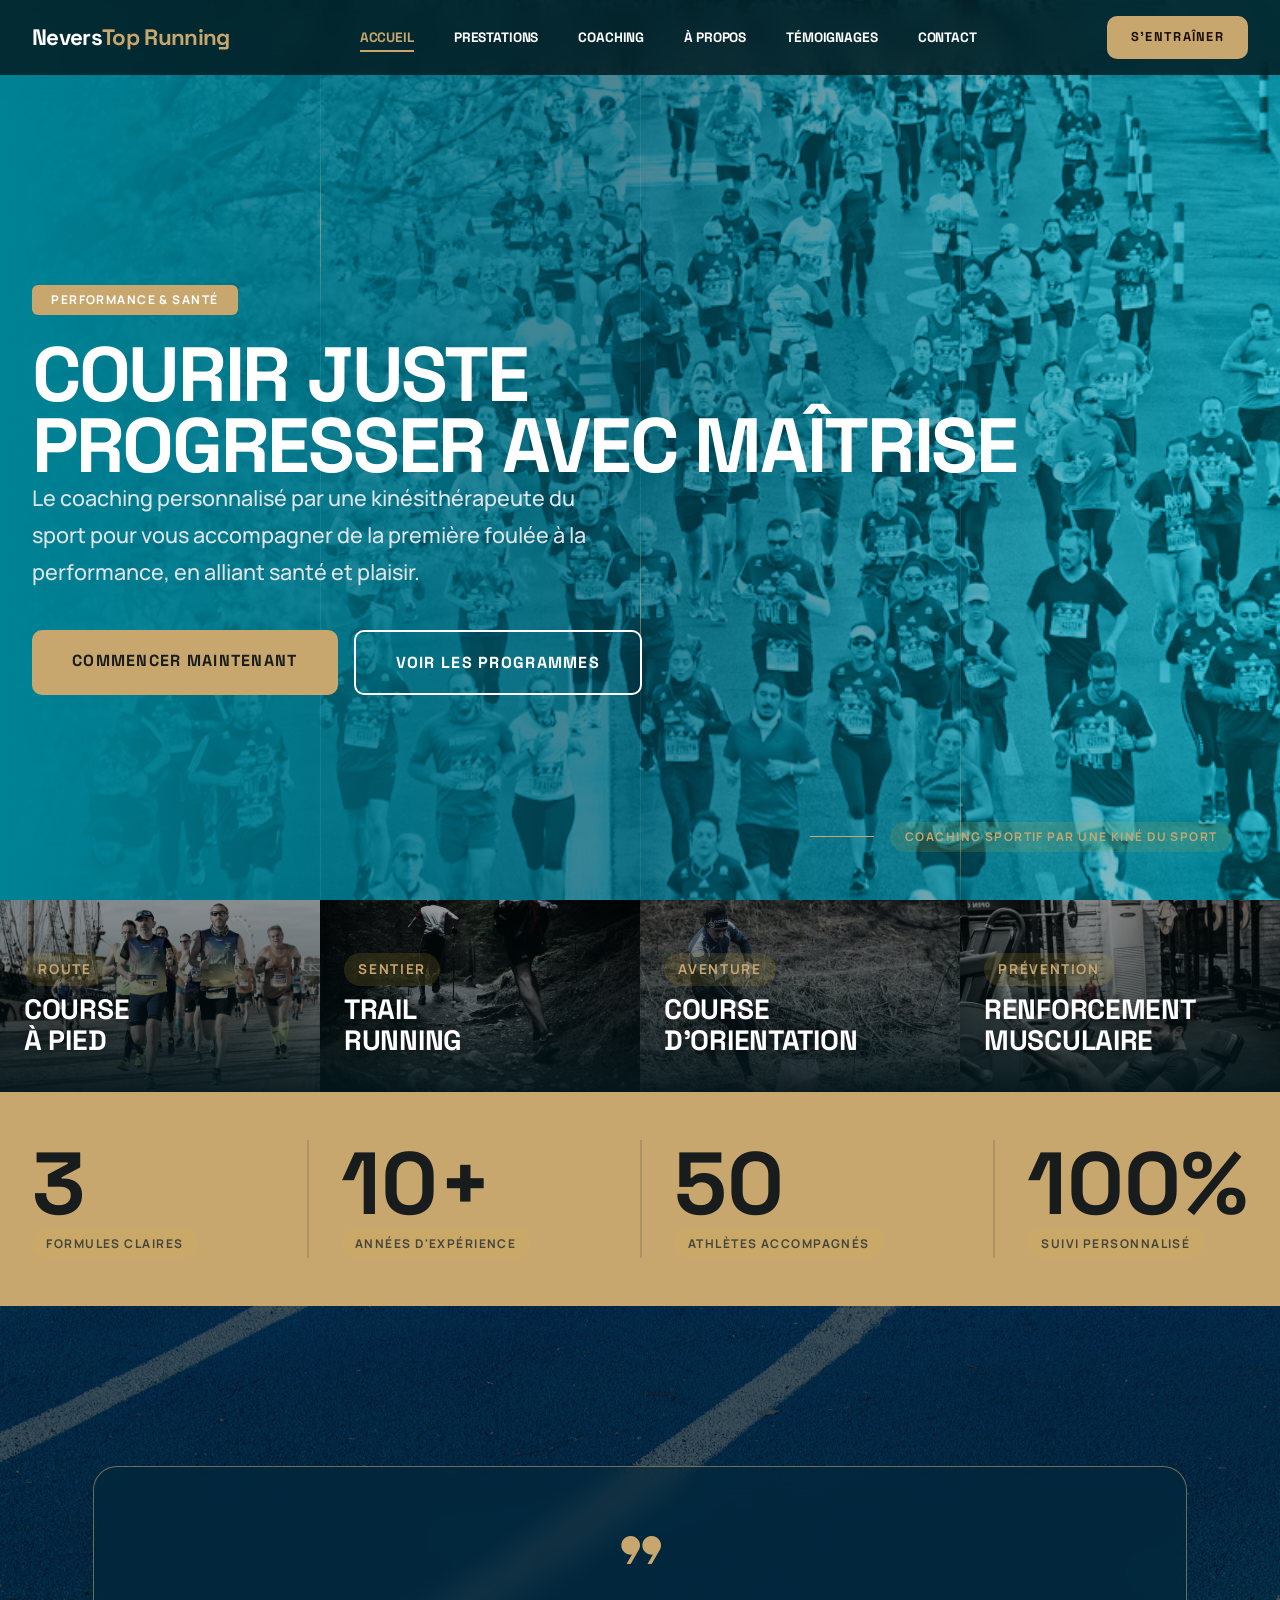
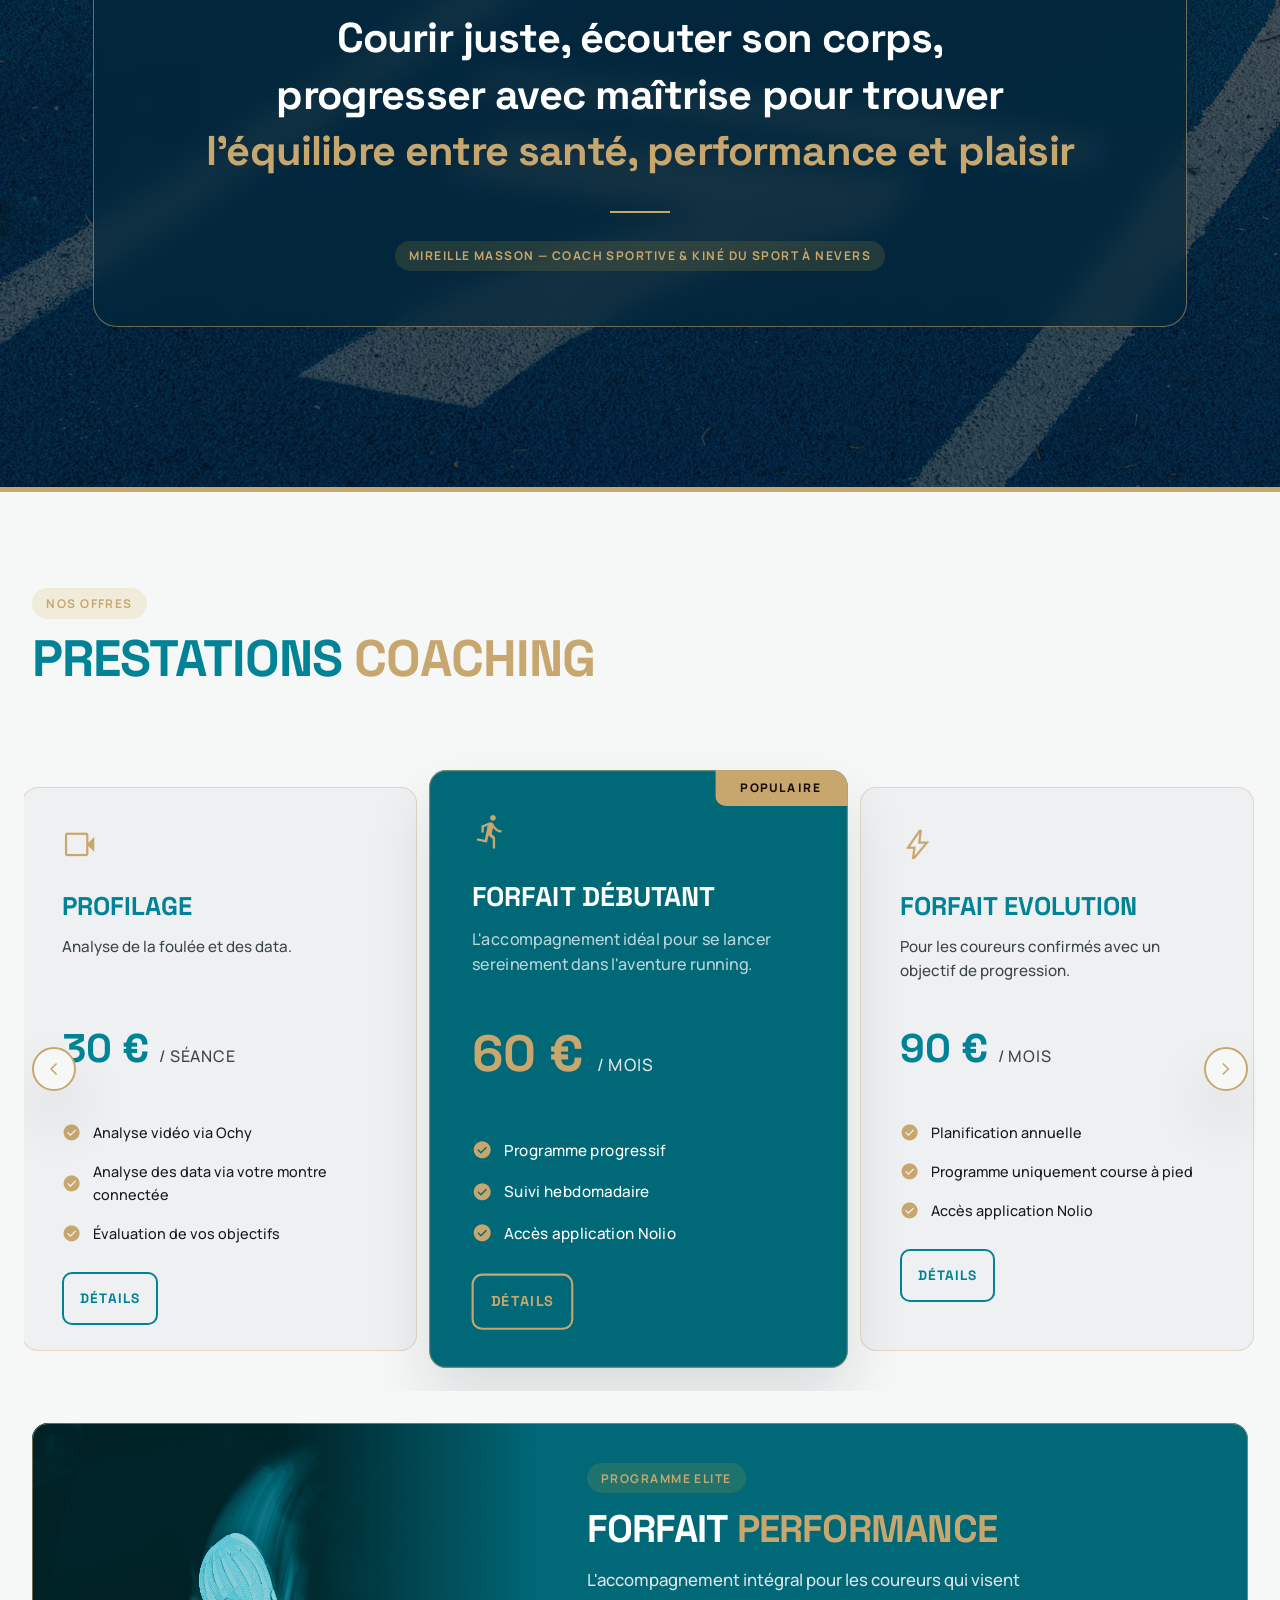
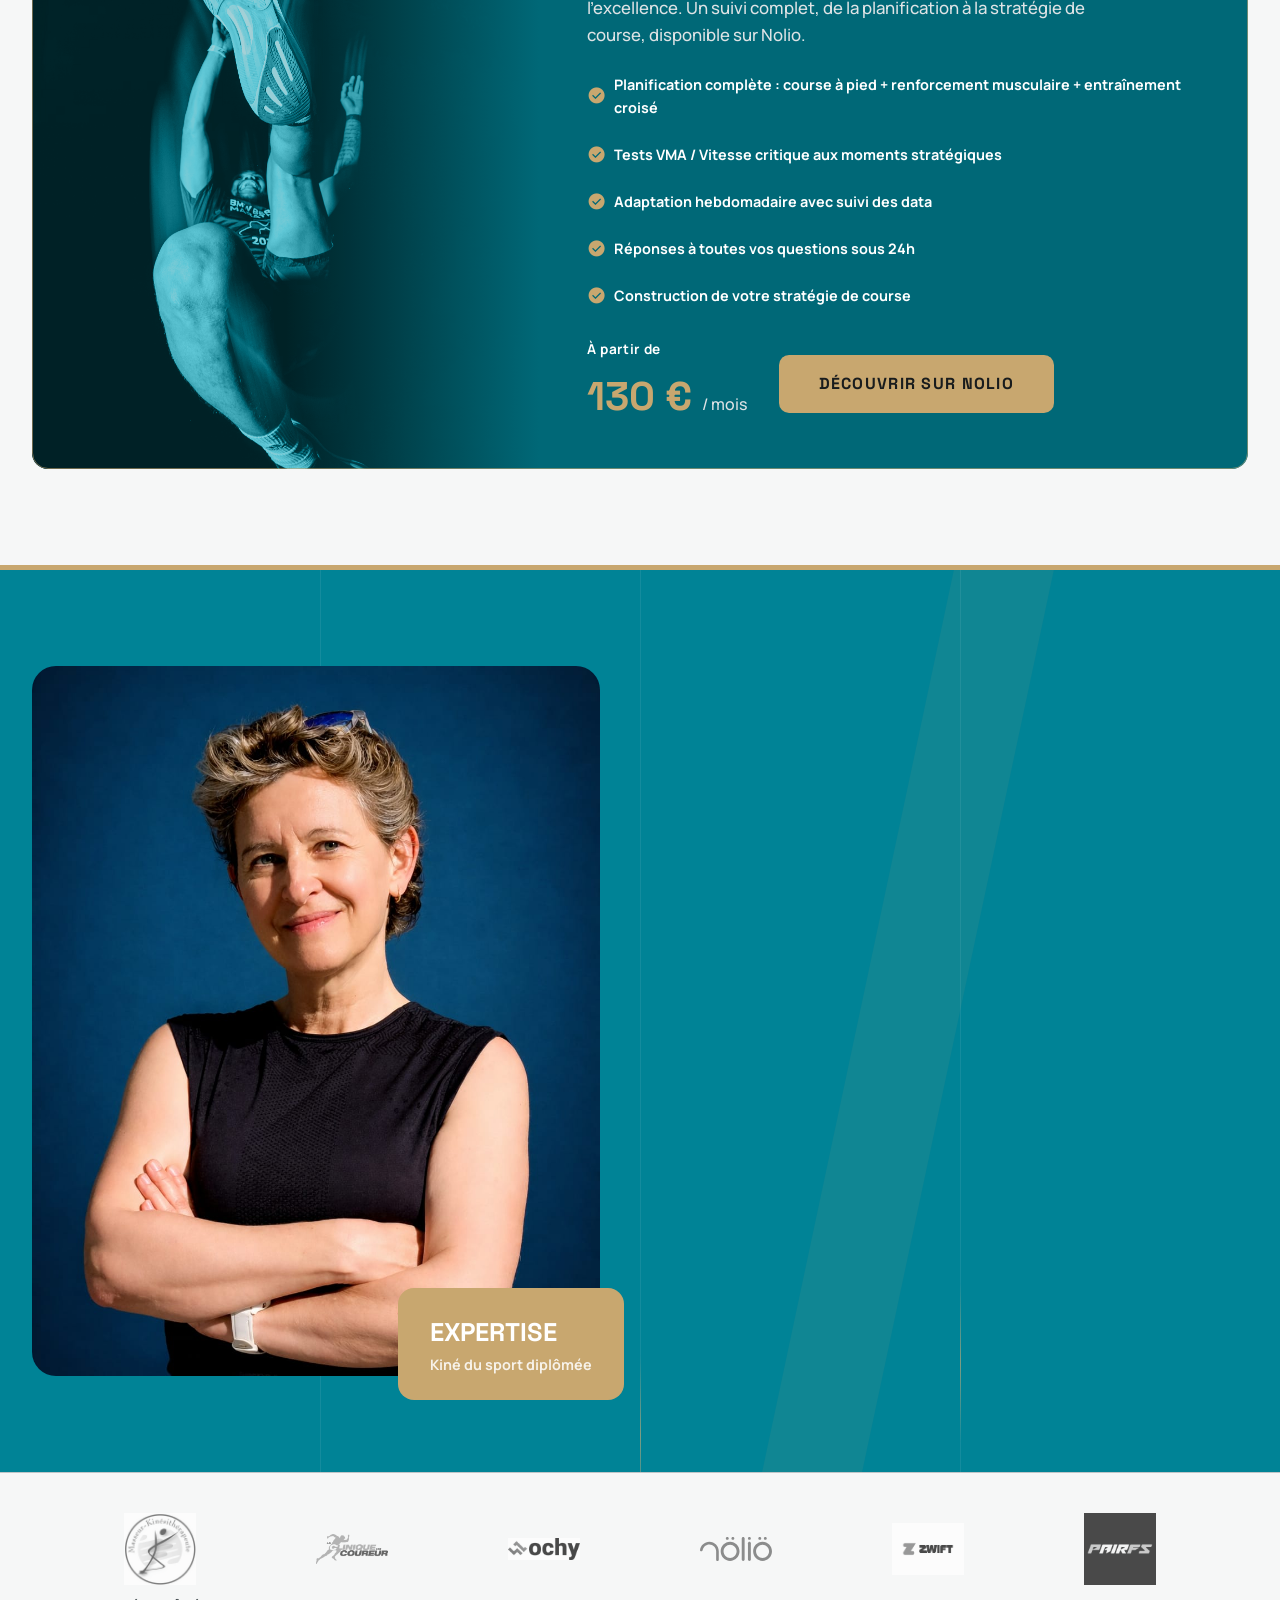
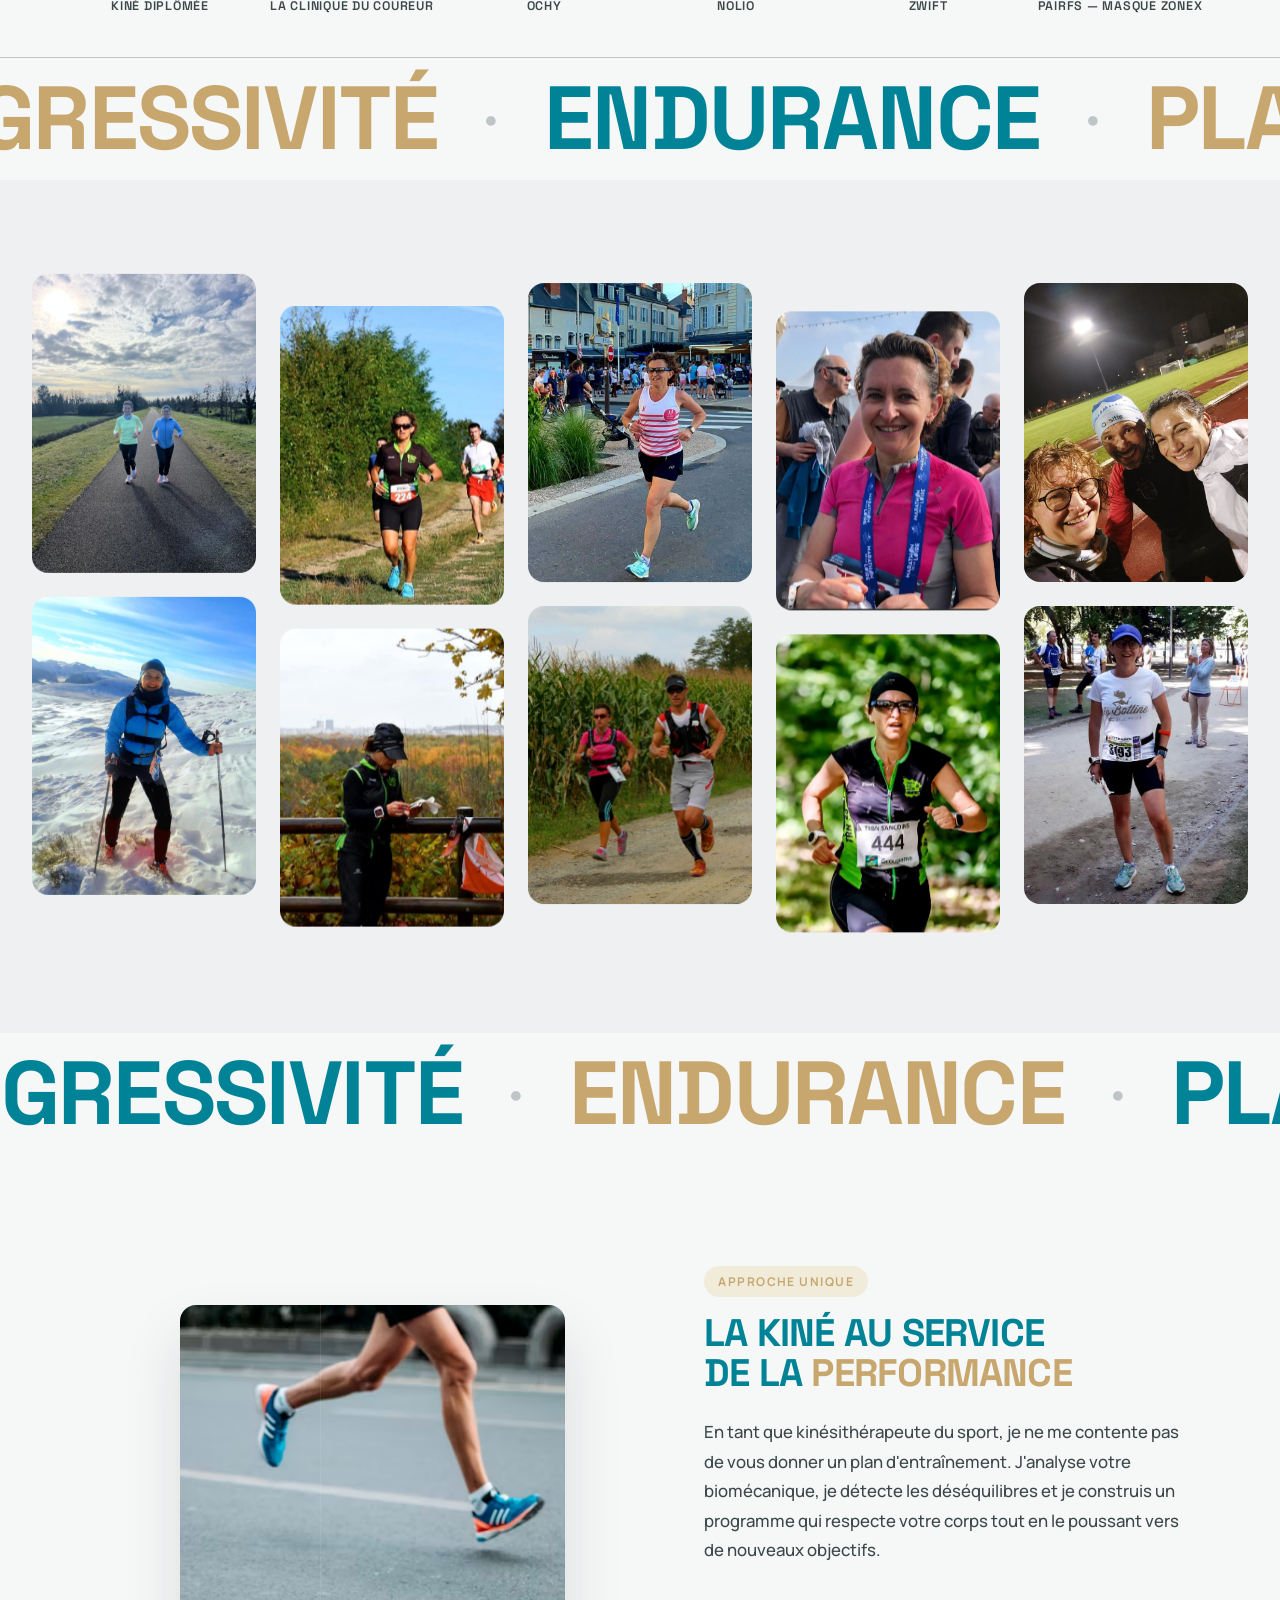
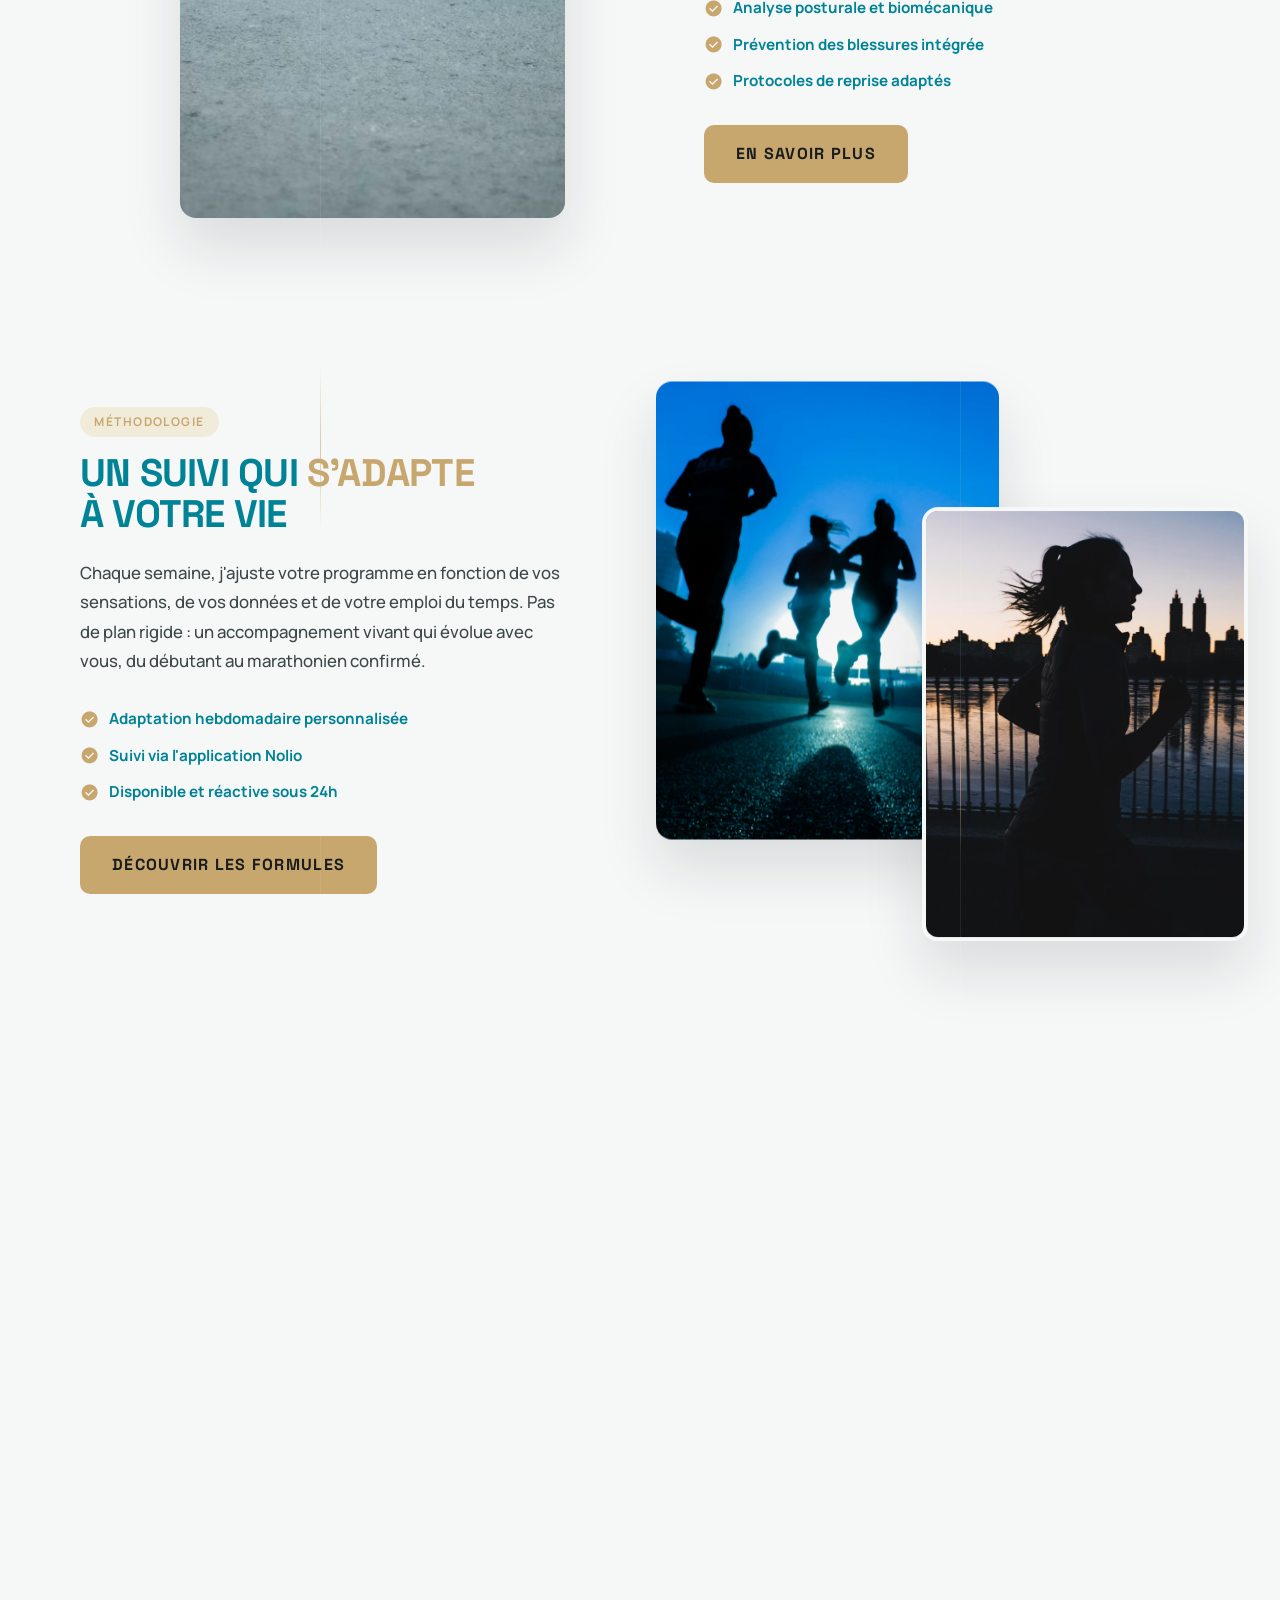
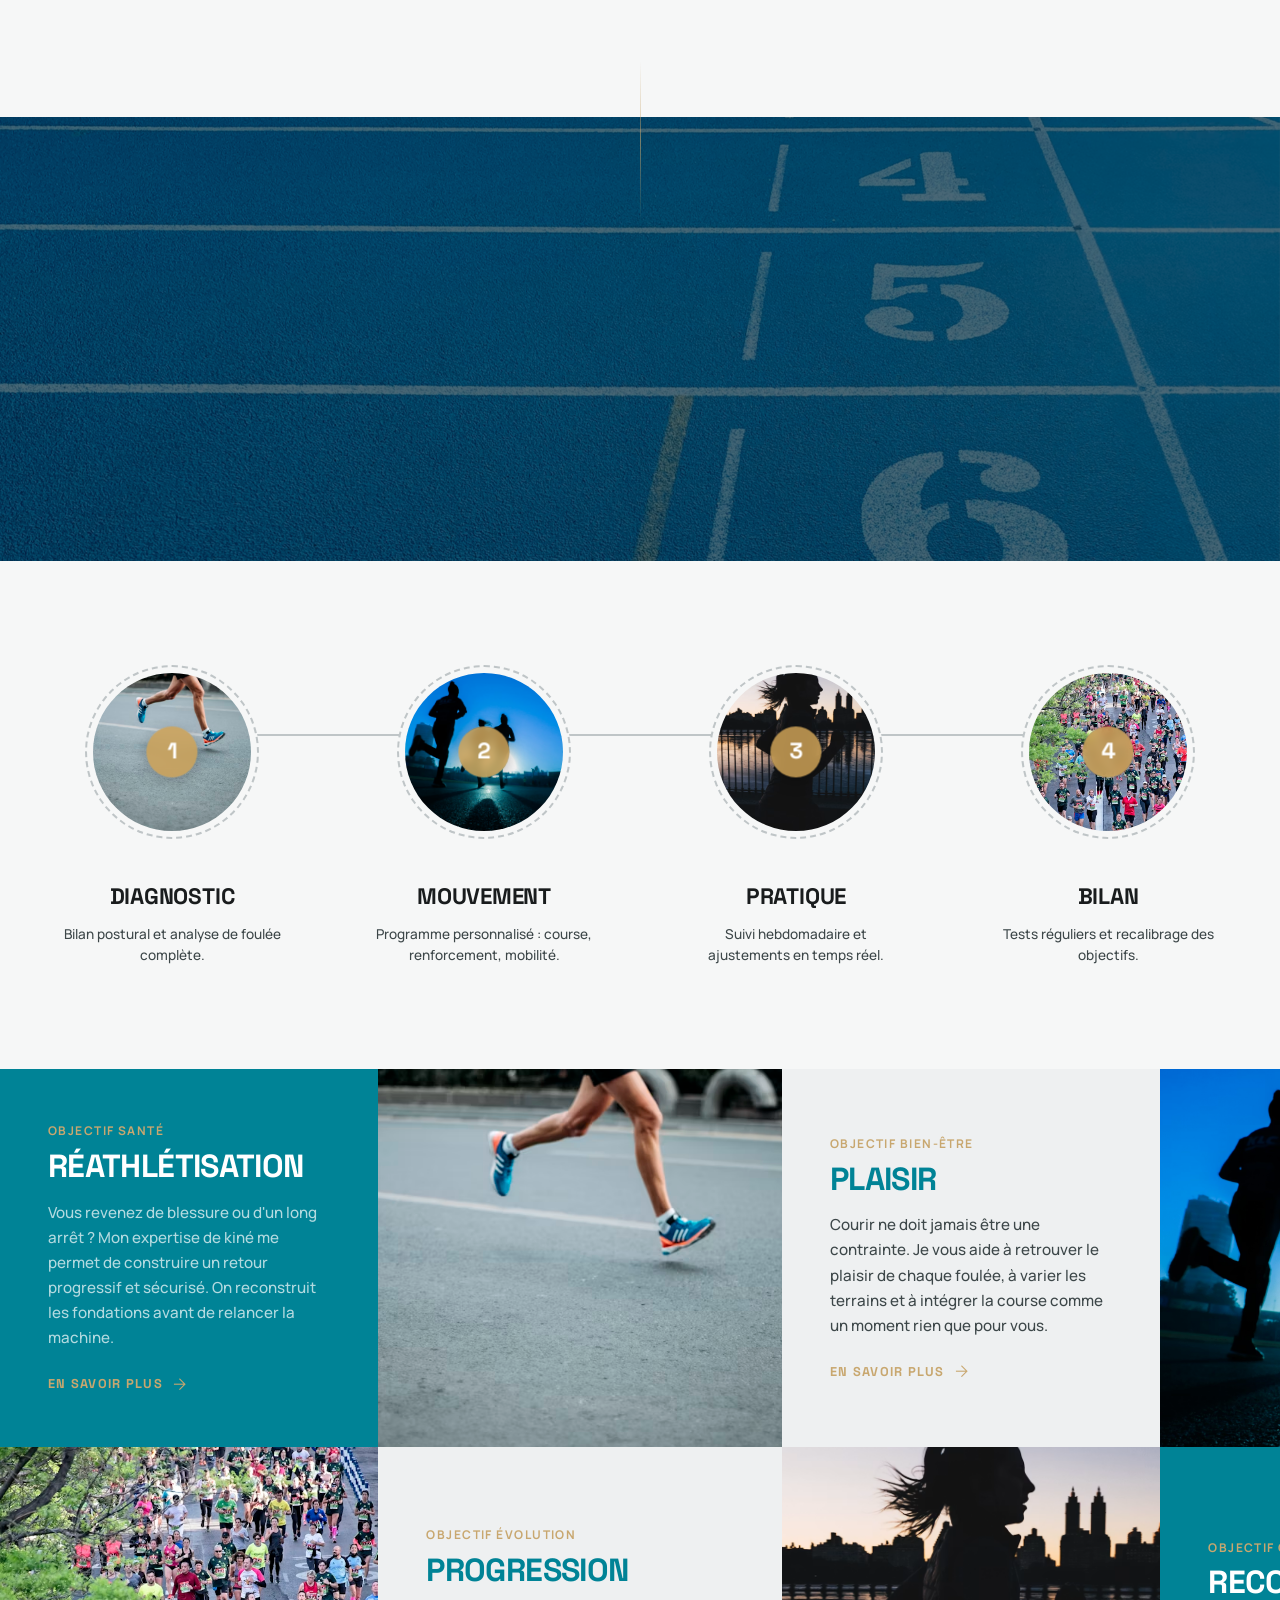
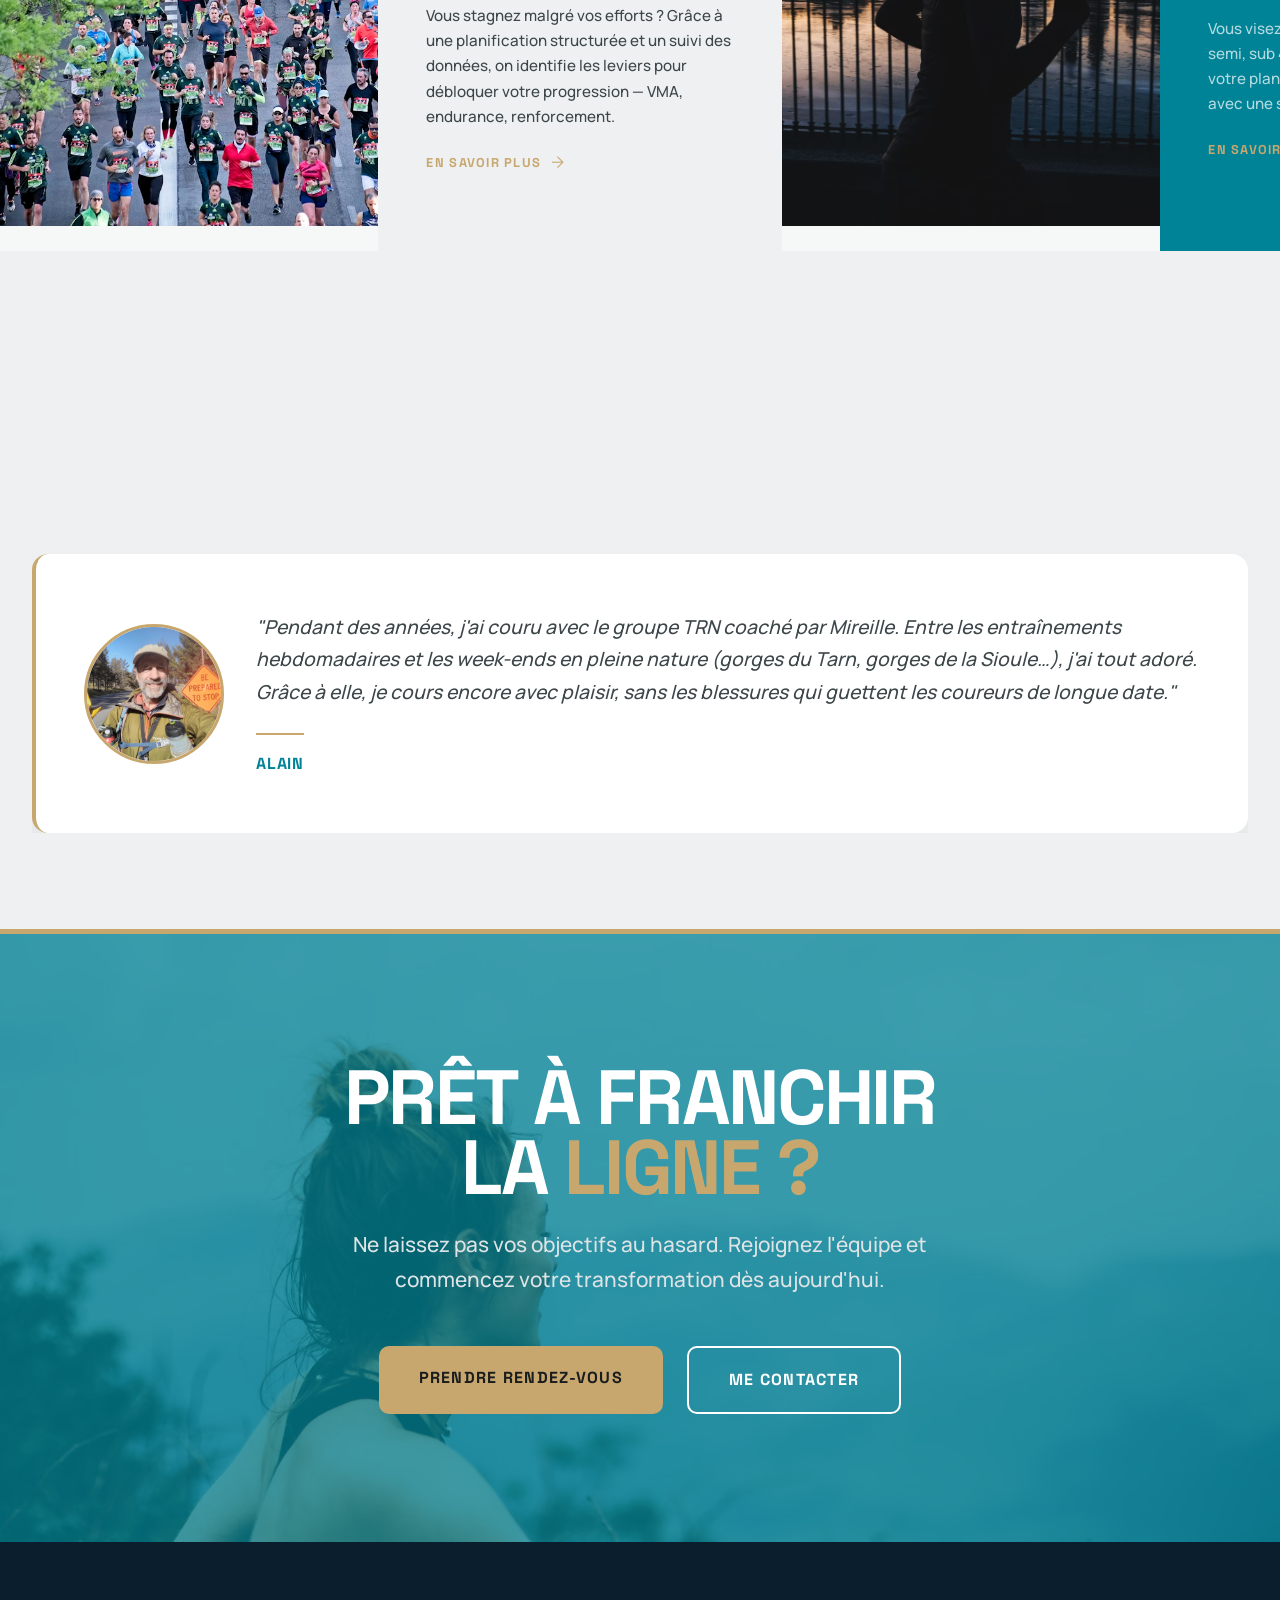
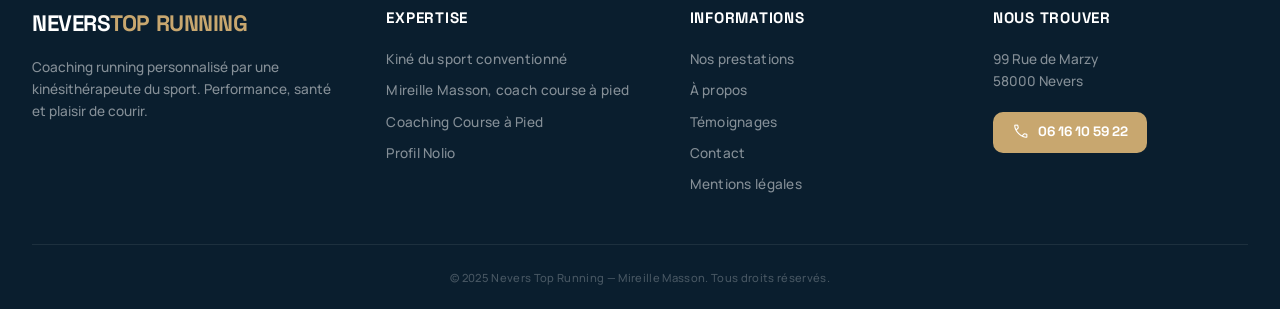
<file: index.html>
<!DOCTYPE html>
<html lang="fr">

<head>
  <!-- Google Tag Manager -->
  <script>(function (w, d, s, l, i) {
      w[l] = w[l] || []; w[l].push({
        'gtm.start':
          new Date().getTime(), event: 'gtm.js'
      }); var f = d.getElementsByTagName(s)[0],
        j = d.createElement(s), dl = l != 'dataLayer' ? '&l=' + l : ''; j.async = true; j.src =
          'https://www.googletagmanager.com/gtm.js?id=' + i + dl; f.parentNode.insertBefore(j, f);
    })(window, document, 'script', 'dataLayer', 'GTM-WPGZCB6M');</script>
  <!-- End Google Tag Manager -->

  <meta charset="utf-8">
  <meta name="viewport" content="width=device-width, initial-scale=1.0">
  <title>Mireille Masson — Coaching Running & Performance</title>
  <meta name="description"
    content="Coaching running personnalisé par une kinésithérapeute du sport. Transformez votre foulée et atteignez vos objectifs en toute sécurité avec Mireille Masson.">
  <meta name="author" content="Mireille Masson">
  <meta name="robots" content="index, follow">

  <!-- Open Graph -->
  <meta property="og:title" content="Mireille Masson — Coaching Running & Performance">
  <meta property="og:description"
    content="Coaching running personnalisé par une kinésithérapeute du sport. Transformez votre foulée et atteignez vos objectifs en toute sécurité.">
  <meta property="og:type" content="website">
  <meta property="og:locale" content="fr_FR">
  <!-- <meta property="og:image" content="URL_VERS_VOTRE_IMAGE_OG"> -->
  <!-- <meta property="og:url" content="URL_DE_VOTRE_SITE"> -->

  <!-- Favicon placeholder -->
  <!-- <link rel="icon" href="/favicon.ico" type="image/x-icon"> -->

  <!-- ============ RESOURCE HINTS (perf critique) ============ -->
  <!-- Préconnexion aux domaines tiers utilisés sur la page -->
  <link rel="preconnect" href="https://www.googletagmanager.com">
  <link rel="preconnect" href="https://images.unsplash.com" crossorigin>
  <!-- Préchargement de l'image hero : LCP -->
  <link rel="preload" as="image" href="assets/img/unsplash/photo-1744706908540-c7450689a30a.avif" fetchpriority="high">
  <!-- Préchargement des polices critiques (texte visible dès FCP) -->
  <link rel="preload" href="assets/fonts/manrope/manrope-latin-400-normal.woff2" as="font" type="font/woff2" crossorigin>
  <link rel="preload" href="assets/fonts/manrope/manrope-latin-700-normal.woff2" as="font" type="font/woff2" crossorigin>
  <link rel="preload" href="assets/fonts/space-grotesk/space-grotesk-latin-700-normal.woff2" as="font" type="font/woff2" crossorigin>

  <!-- Feuilles de style -->
  <!-- fonts.css + main.css : bloquants mais petits (~7 KB + ~20 KB) → nécessaires pour le rendu initial -->
  <link rel="stylesheet" href="assets/css/fonts.css">
  <link rel="stylesheet" href="assets/css/main.css">
  <!-- index.css (47 KB, styles hors fold) : chargé de façon non-bloquante -->
  <link rel="stylesheet" href="assets/css/index.css" media="print" onload="this.media='all'">
  <noscript><link rel="stylesheet" href="assets/css/index.css"></noscript>
</head>

<body>
  <!-- Google Tag Manager (noscript) -->
  <noscript><iframe src="https://www.googletagmanager.com/ns.html?id=GTM-WPGZCB6M" height="0" width="0"
      style="display:none;visibility:hidden"></iframe></noscript>
  <!-- End Google Tag Manager (noscript) -->
  <!-- ============ NAV ============ -->
  <nav class="nav" id="nav">
    <div class="nav__inner">
      <a href="#" class="nav__logo">Nevers<span class="nav__logo-accent">Top&nbsp;Running</span></a>
      <div class="nav__links">
        <a href="#accueil" class="nav__link active">Accueil</a>
        <a href="#prestations" class="nav__link">Prestations</a>
        <a href="coaching-course-a-pied.html" class="nav__link">Coaching</a>
        <a href="#apropos" class="nav__link">À Propos</a>
        <a href="temoignages.html" class="nav__link">Témoignages</a>
        <a href="contact.html" class="nav__link">Contact</a>
      </div>
      <div class="nav__cta-wrap" style="display:flex;">
        <a href="https://www.nolio.io/coach/masson.mireille40@gmail.com/" target="_blank" rel="noopener"
          class="nav__cta">S'entraîner</a>
      </div>
      <button class="nav__burger" id="burger" aria-label="Menu">
        <span></span><span></span><span></span>
      </button>
    </div>
  </nav>

  <!-- Mobile menu -->
  <div class="nav__mobile" id="mobileMenu">
    <a href="#accueil" class="mobile-link">Accueil</a>
    <a href="#prestations" class="mobile-link">Prestations</a>
    <a href="coaching-course-a-pied.html" class="mobile-link">Coaching</a>
    <a href="#apropos" class="mobile-link">À Propos</a>
    <a href="temoignages.html" class="mobile-link">Témoignages</a>
    <a href="contact.html" class="mobile-link">Contact</a>
    <a href="https://www.nolio.io/coach/masson.mireille40@gmail.com/" target="_blank" rel="noopener" class="mobile-link"
      style="color:var(--tertiary);">S'entraîner</a>
  </div>

  <!-- ============ HERO ============ -->
  <section class="hero" id="accueil">
    <div class="hero__bg">
      <!-- LCP : src statique pour que le navigateur puisse précharger sans attendre le JS -->
      <img id="heroImg"
           src="assets/img/unsplash/photo-1744706908540-c7450689a30a.avif"
           alt="Running coaching"
           loading="eager"
           fetchpriority="high"
           width="1400" height="787">
      <div class="hero__overlay"></div>
    </div>
    <div class="hero__gridlines">
      <div class="hero__gridline hero__gridline--left">
        <div class="hero__gridline-inner" data-speed="0.35" data-offset="0"></div>
      </div>
      <div class="hero__gridline hero__gridline--center">
        <div class="hero__gridline-inner" data-speed="0.55" data-offset="30"></div>
      </div>
      <div class="hero__gridline hero__gridline--right">
        <div class="hero__gridline-inner" data-speed="0.45" data-offset="60"></div>
      </div>
    </div>
    <div class="container">
      <div class="hero__content">
        <div>
          <span class="text-label hero__tag reveal">Performance & Santé</span>
          <h1 class="text-display reveal reveal-delay-1" style="color:white; white-space:nowrap;">
            Courir juste<br><span>Progresser avec maîtrise</span>
          </h1>
          <p class="hero__subtitle reveal reveal-delay-2">
            Le coaching personnalisé par une kinésithérapeute du sport pour vous accompagner de la première foulée à la
            performance, en alliant santé et plaisir.
          </p>
          <div class="hero__actions reveal reveal-delay-3">
            <a href="https://www.nolio.io/coach/masson.mireille40@gmail.com/" target="_blank" rel="noopener"
              class="btn-primary">Commencer maintenant</a>
            <a href="#prestations" class="btn-outline">Voir les programmes</a>
          </div>
        </div>
      </div>
    </div>
    <div class="hero__badge">
      <div class="hero__badge-line"></div>
      <span class="text-label hero__badge-text">Coaching sportif par une kiné du sport</span>
    </div>
  </section>

  <!-- ============ PROGRAM BOXES ============ -->
  <section class="programs">
    <div class="program-box">
      <img class="program-box__img"
        src="assets/img/unsplash/photo-1513276193780-64b881470da8.avif"
        alt="Course à pied sur route" loading="lazy">
      <div class="program-box__overlay"></div>
      <div class="program-box__content">
        <span class="text-label program-box__label">Route</span>
        <h3 class="program-box__title">Course<br>à pied</h3>
      </div>
    </div>
    <div class="program-box">
      <img class="program-box__img"
        src="assets/img/unsplash/photo-1456613820599-bfe244172af5.avif"
        alt="Trail running en sentier" loading="lazy">
      <div class="program-box__overlay"></div>
      <div class="program-box__content">
        <span class="text-label program-box__label">Sentier</span>
        <h3 class="program-box__title">Trail<br>Running</h3>
      </div>
    </div>
    <div class="program-box">
      <img class="program-box__img"
        src="assets/img/unsplash/photo-1714724983417-1211761da4bc.avif"
        alt="Course d'orientation" loading="lazy">
      <div class="program-box__overlay"></div>
      <div class="program-box__content">
        <span class="text-label program-box__label">Aventure</span>
        <h3 class="program-box__title">Course<br>d'orientation</h3>
      </div>
    </div>
    <div class="program-box">
      <img class="program-box__img"
        src="assets/img/unsplash/photo-1744551612249-655d096b9f95.avif"
        alt="Renforcement musculaire" loading="lazy">
      <div class="program-box__overlay"></div>
      <div class="program-box__content">
        <span class="text-label program-box__label">Prévention</span>
        <h3 class="program-box__title">Renforcement<br>Musculaire</h3>
      </div>
    </div>
  </section>

  <!-- ============ STATS ============ -->
  <section class="stats">
    <div class="container">
      <div class="stats__inner">
        <div class="stats__item">
          <span class="stats__number" data-target="3" data-suffix="" data-delay="0">0</span>
          <span class="text-label stats__label">Formules claires</span>
        </div>
        <div class="stats__item">
          <span class="stats__number" data-target="10" data-suffix="+" data-delay="150">0</span>
          <span class="text-label stats__label">Années d'Expérience</span>
        </div>
        <div class="stats__item">
          <span class="stats__number" data-target="50" data-suffix="" data-delay="300">0</span>
          <span class="text-label stats__label">Athlètes Accompagnés</span>
        </div>
        <div class="stats__item">
          <span class="stats__number" data-target="100" data-suffix="%" data-delay="450">0</span>
          <span class="text-label stats__label">Suivi Personnalisé</span>
        </div>
      </div>
    </div>
  </section>

  <!-- ============ PARALLAX QUOTE ============ -->
  <section class="parallax-quote">
    <div class="parallax-quote__bg" id="parallaxBg">
      <img
        src="assets/img/unsplash/photo-1584415942461-0b87dda9cc2b.avif"
        alt="" loading="lazy">
    </div>
    <div class="parallax-quote__overlay"></div>
    <div class="parallax-quote__content reveal">
      <span class="material-symbols-outlined parallax-quote__icon filled">format_quote</span>
      <p class="parallax-quote__text">
        Courir juste, écouter son corps,<br>progresser avec maîtrise pour trouver<br><em>l'équilibre entre santé,
          performance et plaisir</em>
      </p>
      <div class="parallax-quote__line"></div>
      <span class="text-label parallax-quote__author">Mireille Masson — Coach sportive & Kiné du sport à Nevers</span>
    </div>
  </section>

  <!-- ============ PRESTATIONS ============ -->
  <section class="prestations" id="prestations">
    <div class="container">
      <div class="prestations__header">
        <span class="text-label reveal">Nos Offres</span>
        <h2 class="text-headline reveal reveal-delay-1">Prestations <span>Coaching</span></h2>
      </div>
      <div class="prestations__slider-wrap">
        <div class="prestations__slider" id="prestationsSlider">
          <!-- Card 1 — Rencontre et bilan -->
          <a href="coaching-course-a-pied.html" target="_blank" rel="noopener"
            class="pricing-card pricing-card--default">
            <span class="material-symbols-outlined pricing-card__icon">health_and_safety</span>
            <h3 class="pricing-card__title">Rencontre et bilan</h3>
            <p class="pricing-card__desc">Un diagnostic de votre condition physique et de vos objectifs actuels.</p>
            <div class="pricing-card__price">30 € <span>/ séance</span></div>
            <ul class="pricing-card__features">
              <li class="pricing-card__feature"><span class="material-symbols-outlined filled">check_circle</span>
                Entretien en présentiel ou vidéo</li>
              <li class="pricing-card__feature"><span class="material-symbols-outlined filled">check_circle</span> 30'
                pour évaluer votre profil</li>
              <li class="pricing-card__feature"><span class="material-symbols-outlined filled">check_circle</span>
                Proposition de piste d'accompagnement</li>
            </ul>
            <span class="pricing-card__btn pricing-card__btn--outline">Détails</span>
          </a>
          <!-- Card 2 — Profilage -->
          <a href="coaching-course-a-pied.html" target="_blank" rel="noopener"
            class="pricing-card pricing-card--default">
            <span class="material-symbols-outlined pricing-card__icon">videocam</span>
            <h3 class="pricing-card__title">Profilage</h3>
            <p class="pricing-card__desc">Analyse de la foulée et des data.</p>
            <div class="pricing-card__price">30 € <span>/ séance</span></div>
            <ul class="pricing-card__features">
              <li class="pricing-card__feature"><span class="material-symbols-outlined filled">check_circle</span>
                Analyse vidéo via Ochy</li>
              <li class="pricing-card__feature"><span class="material-symbols-outlined filled">check_circle</span>
                Analyse des data via votre montre connectée</li>
              <li class="pricing-card__feature"><span class="material-symbols-outlined filled">check_circle</span>
                Évaluation de vos objectifs</li>
            </ul>
            <span class="pricing-card__btn pricing-card__btn--outline">Détails</span>
          </a>
          <!-- Card 3 — Forfait Débutant -->
          <a href="coaching-course-a-pied.html" target="_blank" rel="noopener"
            class="pricing-card pricing-card--default" data-featured="true">
            <div class="pricing-card__badge text-label" style="font-weight:900;letter-spacing:0.15em;">Populaire</div>
            <span class="material-symbols-outlined pricing-card__icon">directions_run</span>
            <h3 class="pricing-card__title">Forfait Débutant</h3>
            <p class="pricing-card__desc">L'accompagnement idéal pour se lancer sereinement dans l'aventure running.</p>
            <div class="pricing-card__price">60 € <span>/ mois</span></div>
            <ul class="pricing-card__features">
              <li class="pricing-card__feature"><span class="material-symbols-outlined filled">check_circle</span>
                Programme progressif</li>
              <li class="pricing-card__feature"><span class="material-symbols-outlined filled">check_circle</span> Suivi
                hebdomadaire</li>
              <li class="pricing-card__feature"><span class="material-symbols-outlined filled">check_circle</span> Accès
                application Nolio</li>
            </ul>
            <span class="pricing-card__btn pricing-card__btn--outline">Détails</span>
          </a>
          <!-- Card 4 — Forfait Evolution -->
          <a href="coaching-course-a-pied.html" target="_blank" rel="noopener"
            class="pricing-card pricing-card--default">
            <span class="material-symbols-outlined pricing-card__icon">bolt</span>
            <h3 class="pricing-card__title">Forfait Evolution</h3>
            <p class="pricing-card__desc">Pour les coureurs confirmés avec un objectif de progression.</p>
            <div class="pricing-card__price">90 € <span>/ mois</span></div>
            <ul class="pricing-card__features">
              <li class="pricing-card__feature"><span class="material-symbols-outlined filled">check_circle</span>
                Planification annuelle</li>
              <li class="pricing-card__feature"><span class="material-symbols-outlined filled">check_circle</span>
                Programme uniquement course à pied</li>
              <li class="pricing-card__feature"><span class="material-symbols-outlined filled">check_circle</span> Accès
                application Nolio</li>
            </ul>
            <span class="pricing-card__btn pricing-card__btn--outline">Détails</span>
          </a>
        </div>
        <!-- Navigation -->
        <button class="prestations__nav-btn prestations__nav-btn--prev" id="prestPrev" aria-label="Précédent">
          <span class="material-symbols-outlined">chevron_left</span>
        </button>
        <button class="prestations__nav-btn prestations__nav-btn--next" id="prestNext" aria-label="Suivant">
          <span class="material-symbols-outlined">chevron_right</span>
        </button>
      </div>

      <!-- Performance Banner -->
      <div class="pricing-banner reveal">
        <div class="pricing-banner__img-wrap">
          <img
            src="assets/img/unsplash/photo-1718248028256-aab1460114e2.avif"
            alt="Piste d'athlétisme" loading="lazy">
          <div class="pricing-banner__img-overlay"></div>
        </div>
        <div class="pricing-banner__body">
          <span class="text-label pricing-banner__label">Programme Elite</span>
          <h3 class="pricing-banner__title">Forfait <span>Performance</span></h3>
          <p class="pricing-banner__desc">L'accompagnement intégral pour les coureurs qui visent l'excellence. Un suivi
            complet, de la planification à la stratégie de course, disponible sur Nolio.</p>
          <div class="pricing-banner__features">
            <span class="pricing-banner__feat"><span class="material-symbols-outlined filled">check_circle</span>
              Planification complète : course à pied + renforcement musculaire + entraînement croisé</span>
            <span class="pricing-banner__feat"><span class="material-symbols-outlined filled">check_circle</span> Tests
              VMA / Vitesse critique aux moments stratégiques</span>
            <span class="pricing-banner__feat"><span class="material-symbols-outlined filled">check_circle</span>
              Adaptation hebdomadaire avec suivi des data</span>
            <span class="pricing-banner__feat"><span class="material-symbols-outlined filled">check_circle</span>
              Réponses à toutes vos questions sous 24h</span>
            <span class="pricing-banner__feat"><span class="material-symbols-outlined filled">check_circle</span>
              Construction de votre stratégie de course</span>
          </div>
          <div class="pricing-banner__footer">
            <div class="pricing-banner__price"><small
                style="display:block;font-family:'Manrope',sans-serif;font-size:0.85rem;font-weight:600;color:white;letter-spacing:0.05em;margin-bottom:0.25rem;">À
                partir de</small>130 € <span>/ mois</span></div>
            <a href="https://www.nolio.io/coach/masson.mireille40@gmail.com/" target="_blank" rel="noopener"
              class="btn-primary" style="padding:1rem 2.5rem;">Découvrir sur Nolio</a>
          </div>
        </div>
      </div>

    </div>
  </section>

  <!-- ============ ABOUT ============ -->
  <section class="about" id="apropos">
    <div class="about__deco"></div>
    <div class="hero__gridlines">
      <div class="hero__gridline hero__gridline--left">
        <div class="hero__gridline-inner" data-speed="0.5" data-offset="80"></div>
      </div>
      <div class="hero__gridline hero__gridline--center">
        <div class="hero__gridline-inner" data-speed="0.7" data-offset="15"></div>
      </div>
      <div class="hero__gridline hero__gridline--right">
        <div class="hero__gridline-inner" data-speed="0.35" data-offset="45"></div>
      </div>
    </div>
    <div class="container">
      <div class="about__grid">
        <div class="about__img-wrap reveal">
          <!-- Photo Mireille -->
          <img class="about__img" src="assets/img/photos/mireille_masson_coach_sportif.jpeg" alt="Mireille Masson, coach running">
          <div class="about__expertise">
            <h4 class="font-headline">Expertise</h4>
            <p>Kiné du sport diplômée</p>
          </div>
        </div>
        <div>
          <span class="text-label about__label reveal">Votre Coach</span>
          <h2 class="text-headline about__title reveal reveal-delay-1">
            Mireille<br><span>Masson</span>
          </h2>
          <p class="about__text reveal reveal-delay-2">
            Passionnée par la course à pied et spécialiste de la biomécanique humaine, j'allie mon expertise de
            <strong>Kinésithérapeute du sport</strong> à une méthodologie d'entraînement rigoureuse.
          </p>
          <p class="about__text reveal reveal-delay-3">
            Mon approche est unique : elle ne se contente pas de vous faire courir plus vite, elle vise à construire un
            corps <strong>résilient</strong> capable de supporter la charge d'entraînement sans s'effondrer.
          </p>
          <div class="about__skills reveal reveal-delay-4">
            <div class="about__skill">
              <span class="material-symbols-outlined">clinical_notes</span>
              <span class="about__skill-text">Rééducation<br>Sportive</span>
            </div>
            <div class="about__skill">
              <span class="material-symbols-outlined">monitoring</span>
              <span class="about__skill-text">Analyse<br>Performance</span>
            </div>
          </div>
        </div>
      </div>
    </div>
  </section>

  <!-- ============ CERTIFICATIONS BAR ============ -->
  <section class="cert-bar">
    <div class="cert-bar__inner">
      <a href="coach-running.html" class="cert-bar__item">
        <div class="cert-bar__logo"><img src="assets/img/logos/sticker-masseur-kinesitherapeute.jpg" alt="Kiné diplômée"></div>
        <span class="cert-bar__name">Kiné diplômée</span>
      </a>
      <a href="coach-running.html" class="cert-bar__item">
        <div class="cert-bar__logo"><img src="assets/img/logos/la-clinique-du-coureur.png" alt="La Clinique du Coureur"></div>
        <span class="cert-bar__name">La Clinique du Coureur</span>
      </a>
      <a href="coach-running.html" class="cert-bar__item">
        <div class="cert-bar__logo"><img src="assets/img/logos/ochy.jpg" alt="Ochy"></div>
        <span class="cert-bar__name">Ochy</span>
      </a>
      <a href="coach-running.html" class="cert-bar__item">
        <div class="cert-bar__logo"><img src="assets/img/logos/nolio_logo.svg" alt="Nolio"></div>
        <span class="cert-bar__name">Nolio</span>
      </a>
      <a href="coach-running.html" class="cert-bar__item">
        <div class="cert-bar__logo"><img src="assets/img/logos/swift.png" alt="Zwift"></div>
        <span class="cert-bar__name">Zwift</span>
      </a>
      <a href="coach-running.html" class="cert-bar__item">
        <div class="cert-bar__logo"><img src="assets/img/logos/pairfs.jpg" alt="Pairfs"></div>
        <span class="cert-bar__name">Pairfs — Masque ZoneX</span>
      </a>
    </div>
  </section>

  <!-- ============ SCROLL MARQUEE (left to right) ============ -->
  <section class="marquee">
    <div class="marquee__track marquee__track--reverse" id="marqueeTrackReverse">
      <span class="marquee__word marquee__word--primary">Sur le terrain</span>
      <span class="marquee__dot">•</span>
      <span class="marquee__word marquee__word--gold">Progressivité</span>
      <span class="marquee__dot">•</span>
      <span class="marquee__word marquee__word--primary">Endurance</span>
      <span class="marquee__dot">•</span>
      <span class="marquee__word marquee__word--gold">Plaisir</span>
      <span class="marquee__dot">•</span>
      <span class="marquee__word marquee__word--primary">Aventure</span>
      <span class="marquee__dot">•</span>
      <span class="marquee__word marquee__word--gold">Vitesse</span>
      <span class="marquee__dot">•</span>
      <span class="marquee__word marquee__word--primary">Prévention</span>
      <span class="marquee__dot">•</span>
      <span class="marquee__word marquee__word--gold">Régularité</span>
      <span class="marquee__dot">•</span>
      <span class="marquee__word marquee__word--primary">Partage</span>
      <span class="marquee__dot">•</span>
    </div>
  </section>

  <!-- ============ COACH GALLERY ============ -->
  <section class="coach-gallery">
    <div class="coach-gallery__grid" id="coachGallery">
      <!-- Col 1 -->
      <div class="coach-gallery__col" data-speed="-0.15">
        <div class="coach-gallery__slot" data-interval="4000">
          <img src="assets/img/photos/focus_6.jpeg" alt="Trail TRBN Sancoins" class="active">
          <div class="coach-gallery__insta">
            <div class="coach-gallery__insta-likes"><span
                class="material-symbols-outlined filled coach-gallery__insta-heart">favorite</span><span
                class="coach-gallery__insta-count">127</span></div>
            <p class="coach-gallery__insta-caption"><strong>mireille.masson</strong> Pleine nature, pleine vitesse. Le
              trail c'est ma liberté.</p>
            <p class="coach-gallery__insta-tags">#trail #running #sancoins #nature #courseapied</p>
          </div>
        </div>
        <div class="coach-gallery__slot" data-interval="5500">
          <img src="assets/img/photos/focus_3.jpeg" alt="Marathon Paris 2024" class="active">
          <div class="coach-gallery__insta">
            <div class="coach-gallery__insta-likes"><span
                class="material-symbols-outlined filled coach-gallery__insta-heart">favorite</span><span
                class="coach-gallery__insta-count">243</span></div>
            <p class="coach-gallery__insta-caption"><strong>mireille.masson</strong> Marathon Pour Tous Paris 2024.
              Moment magique entre soeur !</p>
            <p class="coach-gallery__insta-tags">#paris2024 #marathon #marathonpourtous #running</p>
          </div>
        </div>
      </div>
      <!-- Col 2 -->
      <div class="coach-gallery__col" data-speed="0.2">
        <div class="coach-gallery__slot" data-interval="5000">
          <img src="assets/img/photos/focus_8.jpeg" alt="Course dans la neige" class="active">
          <div class="coach-gallery__insta">
            <div class="coach-gallery__insta-likes"><span
                class="material-symbols-outlined filled coach-gallery__insta-heart">favorite</span><span
                class="coach-gallery__insta-count">98</span></div>
            <p class="coach-gallery__insta-caption"><strong>mireille.masson</strong> La neige n'arrête pas les
              passionnés. Sortie longue hivernale.</p>
            <p class="coach-gallery__insta-tags">#trailrunning #hiver #neige #endurance #aventure</p>
          </div>
        </div>
        <div class="coach-gallery__slot" data-interval="4200">
          <img src="assets/img/photos/focus_1.jpeg" alt="Sommet du Mont Ventoux" class="active">
          <div class="coach-gallery__insta">
            <div class="coach-gallery__insta-likes"><span
                class="material-symbols-outlined filled coach-gallery__insta-heart">favorite</span><span
                class="coach-gallery__insta-count">312</span></div>
            <p class="coach-gallery__insta-caption"><strong>mireille.masson</strong> Sommet du Ventoux. Chaque ascension
              est une victoire sur soi.</p>
            <p class="coach-gallery__insta-tags">#ventoux #montventoux #velo #defi #sommet</p>
          </div>
        </div>
      </div>
      <!-- Col 3 -->
      <div class="coach-gallery__col" data-speed="-0.25">
        <div class="coach-gallery__slot" data-interval="4800">
          <img src="assets/img/photos/focus_5.jpeg" alt="Arrivée Marathon Pour Tous" class="active">
          <div class="coach-gallery__insta">
            <div class="coach-gallery__insta-likes"><span
                class="material-symbols-outlined filled coach-gallery__insta-heart">favorite</span><span
                class="coach-gallery__insta-count">278</span></div>
            <p class="coach-gallery__insta-caption"><strong>mireille.masson</strong> La ligne d'arrivée sous les
              étoiles. Paris 2024, un rêve devenu réalité.</p>
            <p class="coach-gallery__insta-tags">#paris2024 #arrivée #marathon #fierté #running</p>
          </div>
        </div>
        <div class="coach-gallery__slot" data-interval="5200">
          <img src="assets/img/photos/focus_10.jpeg" alt="Trail en montagne" class="active">
          <div class="coach-gallery__insta">
            <div class="coach-gallery__insta-likes"><span
                class="material-symbols-outlined filled coach-gallery__insta-heart">favorite</span><span
                class="coach-gallery__insta-count">156</span></div>
            <p class="coach-gallery__insta-caption"><strong>mireille.masson</strong> Les crêtes, le vent, et la liberté.
              Rien de mieux.</p>
            <p class="coach-gallery__insta-tags">#trail #montagne #cretes #outdoor #liberté</p>
          </div>
        </div>
      </div>
      <!-- Col 4 -->
      <div class="coach-gallery__col" data-speed="0.12">
        <div class="coach-gallery__slot" data-interval="5800">
          <img src="assets/img/photos/focus_7.jpeg" alt="Course d'orientation automne" class="active">
          <div class="coach-gallery__insta">
            <div class="coach-gallery__insta-likes"><span
                class="material-symbols-outlined filled coach-gallery__insta-heart">favorite</span><span
                class="coach-gallery__insta-count">84</span></div>
            <p class="coach-gallery__insta-caption"><strong>mireille.masson</strong> CO d'automne. Lire la carte, sentir
              le terrain, trouver son chemin.</p>
            <p class="coach-gallery__insta-tags">#courseorientation #automne #nature #navigation</p>
          </div>
        </div>
        <div class="coach-gallery__slot" data-interval="4500">
          <img src="assets/img/photos/focus_4.jpeg" alt="Marathon Pour Tous dossard" class="active">
          <div class="coach-gallery__insta">
            <div class="coach-gallery__insta-likes"><span
                class="material-symbols-outlined filled coach-gallery__insta-heart">favorite</span><span
                class="coach-gallery__insta-count">195</span></div>
            <p class="coach-gallery__insta-caption"><strong>mireille.masson</strong> Dossard 34238, prête pour le
              Marathon Pour Tous. Let's go !</p>
            <p class="coach-gallery__insta-tags">#marathonpourtous #paris2024 #dossard #ready</p>
          </div>
        </div>
      </div>
      <!-- Col 5 -->
      <div class="coach-gallery__col" data-speed="-0.18">
        <div class="coach-gallery__slot" data-interval="4300">
          <img src="assets/img/photos/focus_9.jpeg" alt="Podium course" class="active">
          <div class="coach-gallery__insta">
            <div class="coach-gallery__insta-likes"><span
                class="material-symbols-outlined filled coach-gallery__insta-heart">favorite</span><span
                class="coach-gallery__insta-count">167</span></div>
            <p class="coach-gallery__insta-caption"><strong>mireille.masson</strong> 1ère place ! Le travail finit
              toujours par payer.</p>
            <p class="coach-gallery__insta-tags">#podium #victoire #courseapied #première #running</p>
          </div>
        </div>
        <div class="coach-gallery__slot" data-interval="5600">
          <img src="assets/img/photos/focus_2.jpeg" alt="Médaille course d'orientation" class="active">
          <div class="coach-gallery__insta">
            <div class="coach-gallery__insta-likes"><span
                class="material-symbols-outlined filled coach-gallery__insta-heart">favorite</span><span
                class="coach-gallery__insta-count">134</span></div>
            <p class="coach-gallery__insta-caption"><strong>mireille.masson</strong> Championne de ligue BFC 2024 format
              sprint</p>
            <p class="coach-gallery__insta-tags">#medaille #course #finisher #bonheur #running</p>
          </div>
        </div>
      </div>
    </div>
  </section>

  <!-- ============ SCROLL MARQUEE 2 (right to left) ============ -->
  <section class="marquee">
    <div class="marquee__track" id="marqueeTrack">
      <span class="marquee__word marquee__word--gold">Sur le terrain</span>
      <span class="marquee__dot">•</span>
      <span class="marquee__word marquee__word--primary">Progressivité</span>
      <span class="marquee__dot">•</span>
      <span class="marquee__word marquee__word--gold">Endurance</span>
      <span class="marquee__dot">•</span>
      <span class="marquee__word marquee__word--primary">Plaisir</span>
      <span class="marquee__dot">•</span>
      <span class="marquee__word marquee__word--gold">Aventure</span>
      <span class="marquee__dot">•</span>
      <span class="marquee__word marquee__word--primary">Vitesse</span>
      <span class="marquee__dot">•</span>
      <span class="marquee__word marquee__word--gold">Prévention</span>
      <span class="marquee__dot">•</span>
      <span class="marquee__word marquee__word--primary">Régularité</span>
      <span class="marquee__dot">•</span>
      <span class="marquee__word marquee__word--gold">Partage</span>
      <span class="marquee__dot">•</span>
    </div>
  </section>

  <!-- ============ SPLIT CONTENT ============ -->
  <section class="split-section">
    <div class="hero__gridlines">
      <div class="hero__gridline hero__gridline--left">
        <div class="hero__gridline-inner" data-speed="0.4" data-offset="20"></div>
      </div>
      <div class="hero__gridline hero__gridline--center">
        <div class="hero__gridline-inner" data-speed="0.6" data-offset="70"></div>
      </div>
      <div class="hero__gridline hero__gridline--right">
        <div class="hero__gridline-inner" data-speed="0.3" data-offset="40"></div>
      </div>
    </div>

    <!-- Block 1: Single image left (on 25% line), Text right -->
    <div class="split reveal">
      <div class="split__img">
        <div class="split__float split__float--on-left" data-float-speed="-0.12">
          <img src="assets/img/unsplash/photo-1571008887538-b36bb32f4571.avif"
            alt="Analyse biomécanique" loading="lazy">
        </div>
      </div>
      <div class="split__body">
        <span class="text-label split__label">Approche unique</span>
        <h2 class="split__title">La kiné au service<br>de la <span>performance</span></h2>
        <p class="split__text">En tant que kinésithérapeute du sport, je ne me contente pas de vous donner un plan
          d'entraînement. J'analyse votre biomécanique, je détecte les déséquilibres et je construis un programme qui
          respecte votre corps tout en le poussant vers de nouveaux objectifs.</p>
        <ul class="split__list">
          <li class="split__list-item"><span class="material-symbols-outlined filled">check_circle</span> Analyse
            posturale et biomécanique</li>
          <li class="split__list-item"><span class="material-symbols-outlined filled">check_circle</span> Prévention des
            blessures intégrée</li>
          <li class="split__list-item"><span class="material-symbols-outlined filled">check_circle</span> Protocoles de
            reprise adaptés</li>
        </ul>
        <a href="https://www.nolio.io/coach/masson.mireille40@gmail.com/" target="_blank" rel="noopener"
          class="btn-primary" style="align-self:flex-start;">En savoir plus</a>
      </div>
    </div>

    <!-- Block 2: Text left, Overlapping duo right (on 75% line) -->
    <div class="split split--reverse reveal">
      <div class="split__img">
        <div class="split__float split__float--duo-back" data-float-speed="0.15">
          <img src="assets/img/unsplash/photo-1552674605-db6ffd4facb5.avif"
            alt="Trail en montagne" loading="lazy">
        </div>
        <div class="split__float split__float--duo-front" data-float-speed="-0.1">
          <img src="assets/img/unsplash/photo-1516398810565-0cb4310bb8ea.avif"
            alt="Entraînement running" loading="lazy">
        </div>
      </div>
      <div class="split__body">
        <span class="text-label split__label">Méthodologie</span>
        <h2 class="split__title">Un suivi qui <span>s'adapte</span><br>à votre vie</h2>
        <p class="split__text">Chaque semaine, j'ajuste votre programme en fonction de vos sensations, de vos données et
          de votre emploi du temps. Pas de plan rigide : un accompagnement vivant qui évolue avec vous, du débutant au
          marathonien confirmé.</p>
        <ul class="split__list">
          <li class="split__list-item"><span class="material-symbols-outlined filled">check_circle</span> Adaptation
            hebdomadaire personnalisée</li>
          <li class="split__list-item"><span class="material-symbols-outlined filled">check_circle</span> Suivi via
            l'application Nolio</li>
          <li class="split__list-item"><span class="material-symbols-outlined filled">check_circle</span> Disponible et
            réactive sous 24h</li>
        </ul>
        <a href="https://www.nolio.io/coach/masson.mireille40@gmail.com/" target="_blank" rel="noopener"
          class="btn-primary" style="align-self:flex-start;">Découvrir les formules</a>
      </div>
    </div>

    <!-- Block 3: Images left (on 25% line), Text right -->
    <div class="split reveal">
      <div class="split__img">
        <div class="split__float split__float--on-left" data-float-speed="0.14" style="top:10%;">
          <img src="assets/img/unsplash/photo-1596727362302-b8d891c42ab8.avif"
            alt="Course en nature" loading="lazy">
        </div>
      </div>
      <div class="split__body">
        <span class="text-label split__label">Terrain & diversité</span>
        <h2 class="split__title">Bien plus que<br>de la <span>course à pied</span></h2>
        <p class="split__text">Route, trail, course d'orientation — chaque terrain est un levier de progression. Je vous
          accompagne sur toutes les disciplines pour développer polyvalence, agilité mentale et endurance. Varier les
          plaisirs, c'est aussi progresser plus vite.</p>
        <ul class="split__list">
          <li class="split__list-item"><span class="material-symbols-outlined filled">check_circle</span> Programmes
            route, trail & orientation</li>
          <li class="split__list-item"><span class="material-symbols-outlined filled">check_circle</span> Renforcement
            musculaire spécifique</li>
          <li class="split__list-item"><span class="material-symbols-outlined filled">check_circle</span> Stratégie de
            course personnalisée</li>
        </ul>
        <a href="https://www.nolio.io/coach/masson.mireille40@gmail.com/" target="_blank" rel="noopener"
          class="btn-primary" style="align-self:flex-start;">Me contacter</a>
      </div>
    </div>
  </section>

  <!-- ============ PROCESS "Stop Wishing" BANNER + STEPS ============ -->
  <section class="process-section">
    <div class="process-banner">
      <div class="process-banner__bg" id="processBannerBg">
        <img src="assets/img/unsplash/photo-1699134710640-c2b282ba8e11.avif"
          alt="Running motivation" loading="lazy">
      </div>
      <div class="process-banner__overlay"></div>
      <div class="process-banner__content reveal">
        <span class="text-label" style="margin-bottom:1rem;">Comment ça marche</span>
        <h2 class="text-display" style="color:white;">Arrêtez d'y penser.<br><span
            style="color:var(--tertiary);">Lancez-vous.</span></h2>
      </div>
    </div>
    <div class="process-steps">
      <div class="container">
        <div class="process-grid" id="processGrid">
          <div class="process-card" data-step="1">
            <div class="process-card__img">
              <img src="assets/img/unsplash/photo-1571008887538-b36bb32f4571.avif"
                alt="Diagnostic" loading="lazy">
              <span class="process-card__number">1</span>
            </div>
            <h3 class="process-card__title">Diagnostic</h3>
            <p class="process-card__desc">Bilan postural et analyse de foulée complète.</p>
          </div>
          <div class="process-card" data-step="2">
            <div class="process-card__img">
              <img src="assets/img/unsplash/photo-1552674605-db6ffd4facb5.avif"
                alt="Mouvement" loading="lazy">
              <span class="process-card__number">2</span>
            </div>
            <h3 class="process-card__title">Mouvement</h3>
            <p class="process-card__desc">Programme personnalisé : course, renforcement, mobilité.</p>
          </div>
          <div class="process-card" data-step="3">
            <div class="process-card__img">
              <img src="assets/img/unsplash/photo-1516398810565-0cb4310bb8ea.avif"
                alt="Pratique" loading="lazy">
              <span class="process-card__number">3</span>
            </div>
            <h3 class="process-card__title">Pratique</h3>
            <p class="process-card__desc">Suivi hebdomadaire et ajustements en temps réel.</p>
          </div>
          <div class="process-card" data-step="4">
            <div class="process-card__img">
              <img src="assets/img/unsplash/photo-1596727362302-b8d891c42ab8.avif"
                alt="Bilan" loading="lazy">
              <span class="process-card__number">4</span>
            </div>
            <h3 class="process-card__title">Bilan</h3>
            <p class="process-card__desc">Tests réguliers et recalibrage des objectifs.</p>
          </div>
        </div>
      </div>
    </div>
  </section>

  <!-- ============ CHECKERBOARD OBJECTIVES ============ -->
  <section class="checkerboard">
    <!-- Row 1: text / img / text / img -->
    <div class="checker__cell checker__cell--text checker__cell--dark reveal">
      <span class="text-label checker__label">Objectif santé</span>
      <h3 class="checker__title">Réathlétisation</h3>
      <p class="checker__desc">Vous revenez de blessure ou d'un long arrêt ? Mon expertise de kiné me permet de
        construire un retour progressif et sécurisé. On reconstruit les fondations avant de relancer la machine.</p>
      <a href="https://www.nolio.io/coach/masson.mireille40@gmail.com/" target="_blank" rel="noopener"
        class="checker__link">En savoir plus <span class="material-symbols-outlined">arrow_forward</span></a>
    </div>
    <div class="checker__cell checker__cell--img">
      <img src="assets/img/unsplash/photo-1571008887538-b36bb32f4571.avif"
        alt="Réathlétisation" loading="lazy">
    </div>
    <div class="checker__cell checker__cell--text checker__cell--light reveal">
      <span class="text-label checker__label">Objectif bien-être</span>
      <h3 class="checker__title">Plaisir</h3>
      <p class="checker__desc">Courir ne doit jamais être une contrainte. Je vous aide à retrouver le plaisir de chaque
        foulée, à varier les terrains et à intégrer la course comme un moment rien que pour vous.</p>
      <a href="https://www.nolio.io/coach/masson.mireille40@gmail.com/" target="_blank" rel="noopener"
        class="checker__link">En savoir plus <span class="material-symbols-outlined">arrow_forward</span></a>
    </div>
    <div class="checker__cell checker__cell--img">
      <img src="assets/img/unsplash/photo-1552674605-db6ffd4facb5.avif"
        alt="Plaisir de courir" loading="lazy">
    </div>
    <!-- Row 2: img / text / img / text -->
    <div class="checker__cell checker__cell--img">
      <img src="assets/img/unsplash/photo-1596727362302-b8d891c42ab8.avif"
        alt="Progression" loading="lazy">
    </div>
    <div class="checker__cell checker__cell--text checker__cell--light reveal">
      <span class="text-label checker__label">Objectif évolution</span>
      <h3 class="checker__title">Progression</h3>
      <p class="checker__desc">Vous stagnez malgré vos efforts ? Grâce à une planification structurée et un suivi des
        données, on identifie les leviers pour débloquer votre progression — VMA, endurance, renforcement.</p>
      <a href="https://www.nolio.io/coach/masson.mireille40@gmail.com/" target="_blank" rel="noopener"
        class="checker__link">En savoir plus <span class="material-symbols-outlined">arrow_forward</span></a>
    </div>
    <div class="checker__cell checker__cell--img">
      <img src="assets/img/unsplash/photo-1516398810565-0cb4310bb8ea.avif"
        alt="Record" loading="lazy">
    </div>
    <div class="checker__cell checker__cell--text checker__cell--dark reveal">
      <span class="text-label checker__label">Objectif compétition</span>
      <h3 class="checker__title">Record</h3>
      <p class="checker__desc">Vous visez un chrono précis — sub 2h au semi, sub 4h au marathon ? Je construis votre
        planification autour de cet objectif avec une stratégie de course millimétrée.</p>
      <a href="https://www.nolio.io/coach/masson.mireille40@gmail.com/" target="_blank" rel="noopener"
        class="checker__link">En savoir plus <span class="material-symbols-outlined">arrow_forward</span></a>
    </div>
  </section>
  <section class="testimonials" id="temoignages">
    <div class="container">
      <div class="testimonials__header">
        <div>
          <span class="text-label reveal">Retours</span>
          <h2 class="text-headline reveal reveal-delay-1">Ils parlent<br>de notre <span>coaching</span></h2>
        </div>
        <div class="testimonials__nav reveal">
          <button class="testimonials__nav-btn" id="prevBtn" aria-label="Précédent">
            <span class="material-symbols-outlined">chevron_left</span>
          </button>
          <button class="testimonials__nav-btn active" id="nextBtn" aria-label="Suivant">
            <span class="material-symbols-outlined">chevron_right</span>
          </button>
        </div>
      </div>
      <div class="testimonials__track-wrap">
        <div class="testimonials__track" id="testimonialTrack">
          <!-- Card 1 — Alain -->
          <div class="testimonial-card">
            <div class="testimonial-card__photo-wrap">
              <img src="assets/img/photos/testi_alain.jpeg" alt="Photo Alain" class="testimonial-card__photo" loading="lazy">
            </div>
            <div class="testimonial-card__body">
              <p class="testimonial-card__text">"Pendant des années, j'ai couru avec le groupe TRN coaché par Mireille. Entre les entraînements hebdomadaires et les week-ends en pleine nature (gorges du Tarn, gorges de la Sioule…), j'ai tout adoré. Grâce à elle, je cours encore avec plaisir, sans les blessures qui guettent les coureurs de longue date."</p>
              <div class="testimonial-card__sep"></div>
              <p class="testimonial-card__author">Alain</p>
            </div>
          </div>
          <!-- Card 2 — Céline -->
          <div class="testimonial-card">
            <div class="testimonial-card__photo-wrap">
              <img src="assets/img/photos/testi_celine.jpeg" alt="Photo Céline" class="testimonial-card__photo" loading="lazy">
            </div>
            <div class="testimonial-card__body">
              <p class="testimonial-card__text">"Débutante en running, j'ai préparé mon premier semi-marathon avec Mireille — je ne pouvais pas espérer mieux. Son coaching est bienveillant, structuré et parfaitement adapté à mon niveau. Grâce à elle, je progresse avec sérénité et confiance. Un accompagnement que je recommande les yeux fermés !"</p>
              <div class="testimonial-card__sep"></div>
              <p class="testimonial-card__author">Céline</p>
            </div>
          </div>
          <!-- Card 3 — Sabrina -->
          <div class="testimonial-card">
            <div class="testimonial-card__photo-wrap">
              <img src="assets/img/photos/testi_sabrina.jpeg" alt="Photo Sabrina" class="testimonial-card__photo" loading="lazy">
            </div>
            <div class="testimonial-card__body">
              <p class="testimonial-card__text">"Marathonienne handisport visant les Jeux Paralympiques de LA2028, j'ai confié à Mireille le volet sportif de ma carrière. Elle allie recherche de performance et adaptation à mon handicap visuel avec une écoute, un professionnalisme et une bienveillance exemplaires."</p>
              <div class="testimonial-card__sep"></div>
              <p class="testimonial-card__author">Sabrina</p>
            </div>
          </div>
          <!-- Card 4 — Julien -->
          <div class="testimonial-card">
            <div class="testimonial-card__photo-wrap">
              <img src="assets/img/photos/testi_julien.jpeg" alt="Photo Julien" class="testimonial-card__photo" loading="lazy">
            </div>
            <div class="testimonial-card__body">
              <p class="testimonial-card__text">"Mireille gère avec brio des groupes de sportifs hétérogènes. Elle a orchestré l'intégralité de nos stages en plein air : hébergements, activités, parcours, covoiturage, repas… Grâce à elle, tous les membres du TRN ont découvert de nouvelles régions en pratiquant diverses activités nature."</p>
              <div class="testimonial-card__sep"></div>
              <p class="testimonial-card__author">Julien</p>
            </div>
          </div>
          <!-- Card 5 — Corinne -->
          <div class="testimonial-card">
            <div class="testimonial-card__photo-wrap">
              <img src="assets/img/photos/testi_corrine.jpeg" alt="Photo Corinne" class="testimonial-card__photo" loading="lazy">
            </div>
            <div class="testimonial-card__body">
              <p class="testimonial-card__text">"Membre du groupe TRN, j'ai suivi les entraînements coachés par Mireille : des séances variées et conviviales qui font vraiment progresser. Ses week-ends multi-activités (Puy de Dôme, Tarn, Haute-Savoie…) sont dans le même esprit : organisation au top et conseils toujours avisés."</p>
              <div class="testimonial-card__sep"></div>
              <p class="testimonial-card__author">Corinne</p>
            </div>
          </div>
          <!-- Card 6 — Jean-Yves -->
          <div class="testimonial-card">
            <div class="testimonial-card__photo-wrap">
              <img src="assets/img/photos/testi_jean-yves.jpeg" alt="Photo Jean-Yves" class="testimonial-card__photo" loading="lazy">
            </div>
            <div class="testimonial-card__body">
              <p class="testimonial-card__text">"Depuis plusieurs années, Mireille nous organise des stages sportifs sur week-end dans le cadre du TRN 58. Elle gère tout — administratif, activités, logistique — on n'a plus qu'à s'inscrire et profiter. Que de bons souvenirs !"</p>
              <div class="testimonial-card__sep"></div>
              <p class="testimonial-card__author">Jean-Yves</p>
            </div>
          </div>
          <!-- Card 7 — Anne-Claire -->
          <div class="testimonial-card">
            <div class="testimonial-card__photo-wrap">
              <img src="assets/img/photos/testi_anne-claire.jpeg" alt="Photo Anne-Claire" class="testimonial-card__photo" loading="lazy">
            </div>
            <div class="testimonial-card__body">
              <p class="testimonial-card__text">"Mireille possède une énergie communicative et un sens de l'écoute remarquable. Elle s'adapte à chacun quel que soit son niveau et crée une vraie dynamique de groupe. Son coaching m'a permis de progresser en trail en alliant effort et plaisir. Ses stages multi-jours, variés et bien organisés, se vivent dans la bonne humeur et le respect de tous."</p>
              <div class="testimonial-card__sep"></div>
              <p class="testimonial-card__author">Anne-Claire</p>
            </div>
          </div>
        </div>
      </div>
    </div>
  </section>

  <!-- ============ CTA ============ -->
  <section class="cta" id="contact">
    <div class="cta__bg">
      <img
        src="assets/img/unsplash/photo-1585667917231-5c2e4d018646.avif"
        alt="Paysage de trail au lever du soleil" loading="lazy">
    </div>
    <div class="container">
      <div class="cta__content">
        <h2 class="text-display cta__title reveal">
          Prêt à franchir<br>la <span>ligne ?</span>
        </h2>
        <p class="cta__subtitle reveal reveal-delay-1">
          Ne laissez pas vos objectifs au hasard. Rejoignez l'équipe et commencez votre transformation dès aujourd'hui.
        </p>
        <div class="cta__actions reveal reveal-delay-2">
          <a href="https://www.nolio.io/coach/masson.mireille40@gmail.com/" target="_blank" rel="noopener"
            class="btn-primary">Prendre rendez-vous</a>
          <a href="mailto:masson.mireille40@gmail.com" class="btn-outline-white">Me contacter</a>
        </div>
      </div>
    </div>
  </section>

  <!-- ============ FOOTER ============ -->
  <footer class="footer">
    <div class="footer__grid">
      <!-- Col 1: Brand -->
      <div>
        <span class="footer__logo">Nevers<span style="color:var(--tertiary);">Top&nbsp;Running</span></span>
        <p class="footer__tagline">Coaching running personnalisé par une kinésithérapeute du sport. Performance, santé
          et plaisir de courir.</p>
      </div>
      <!-- Col 2: Pages -->
      <div>
        <h4 class="footer__col-title">Expertise</h4>
        <div class="footer__links">
          <a href="coach-running.html" class="footer__link">Kiné du sport conventionné</a>
          <a href="coach-running.html" class="footer__link">Mireille Masson, coach course à pied</a>
          <a href="coaching-course-a-pied.html" class="footer__link">Coaching Course à Pied</a>
          <a href="https://www.nolio.io/coach/masson.mireille40@gmail.com/" target="_blank" rel="noopener"
            class="footer__link">Profil Nolio</a>
        </div>
      </div>
      <!-- Col 3: Legal -->
      <div>
        <h4 class="footer__col-title">Informations</h4>
        <div class="footer__links">
          <a href="coaching-course-a-pied.html" class="footer__link">Nos prestations</a>
          <a href="coach-running.html" class="footer__link">À propos</a>
          <a href="temoignages.html" class="footer__link">Témoignages</a>
          <a href="index.html#contact" class="footer__link">Contact</a>
          <a href="mentions-legales.html" class="footer__link">Mentions légales</a>
        </div>
      </div>
      <!-- Col 4: Contact -->
      <div>
        <h4 class="footer__col-title">Nous trouver</h4>
        <address class="footer__address">
          99 Rue de Marzy<br>58000 Nevers
        </address>
        <a href="tel:+33616105922" class="footer__phone">
          <span class="material-symbols-outlined">phone</span> 06 16 10 59 22
        </a>
      </div>
    </div>
    <div class="footer__bottom">
      <span class="footer__copy">© 2025 Nevers Top Running — Mireille Masson. Tous droits réservés.</span>
    </div>
  </footer>

  <!-- ============ SCRIPTS ============ -->

  <!-- Scripts -->
  <script src="assets/js/main.js" defer></script>
  <script src="assets/js/index.js" defer></script>
</body>

</html>
</file>
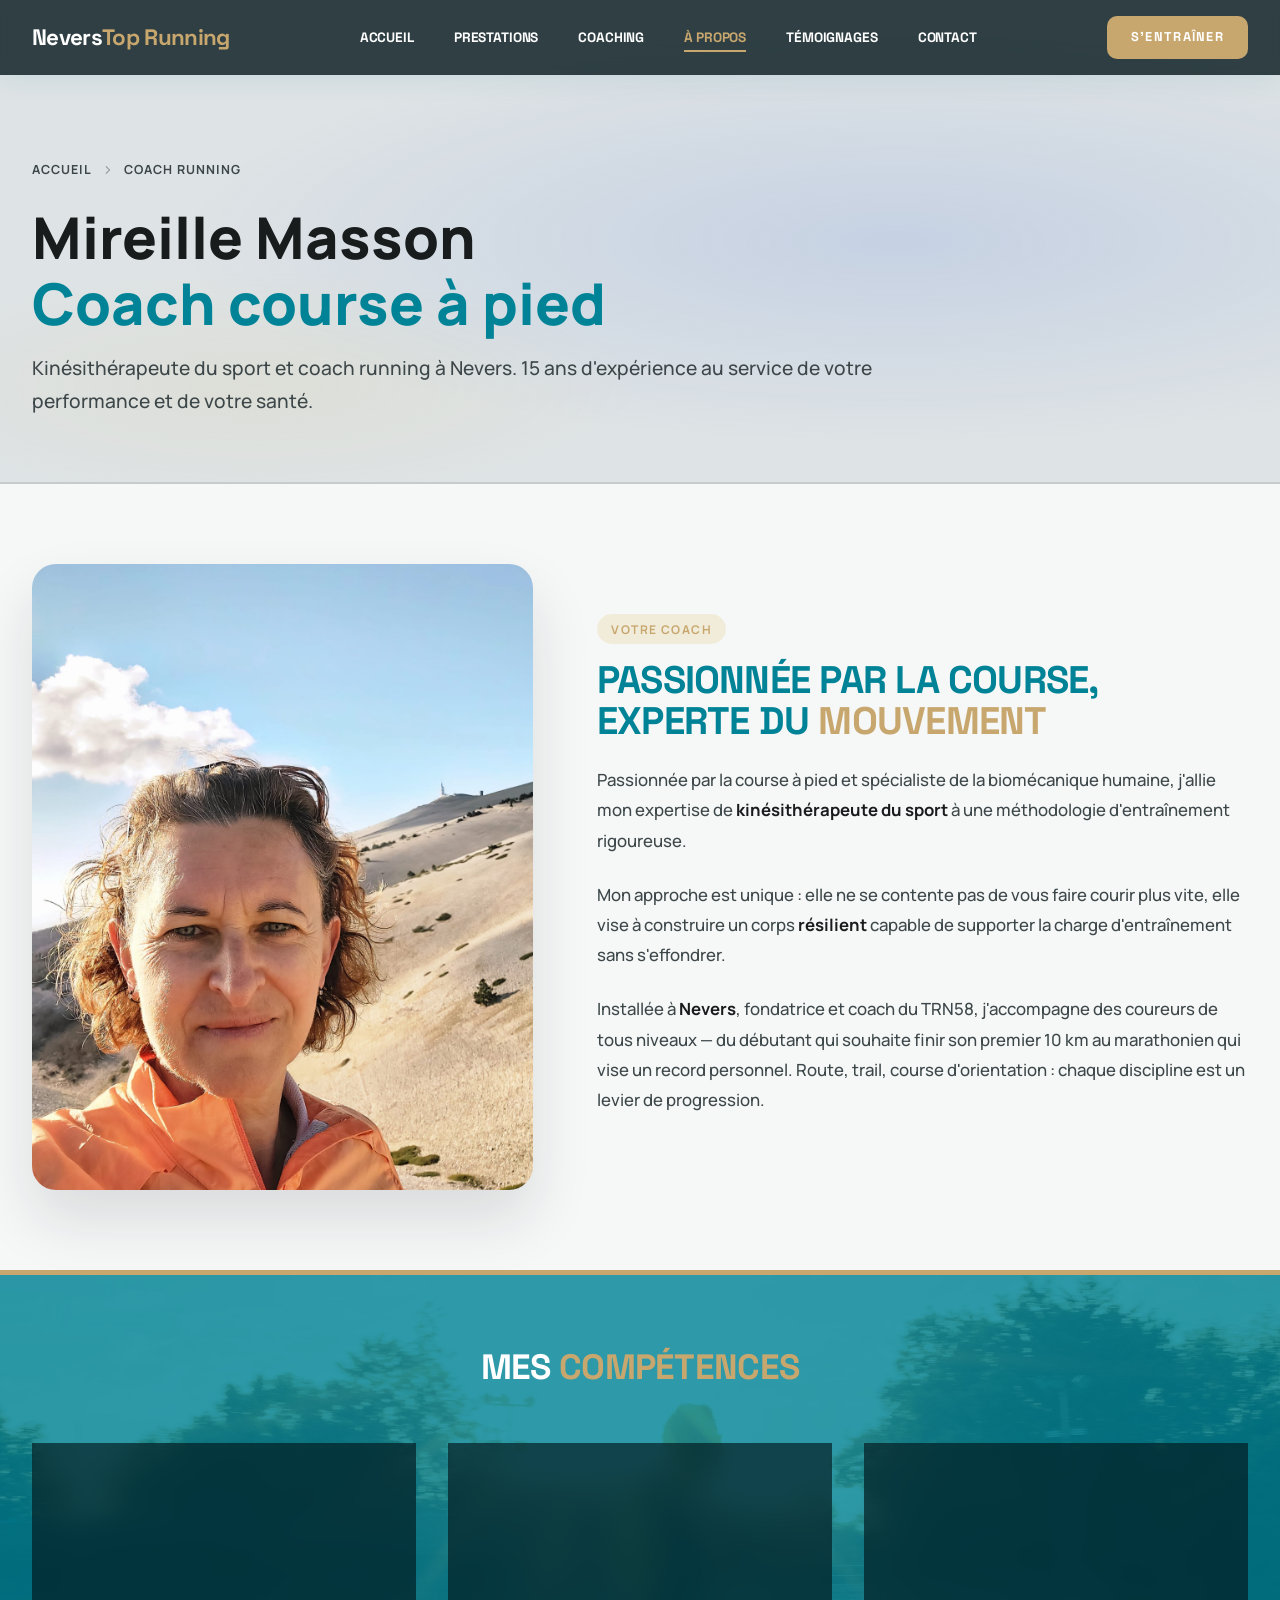
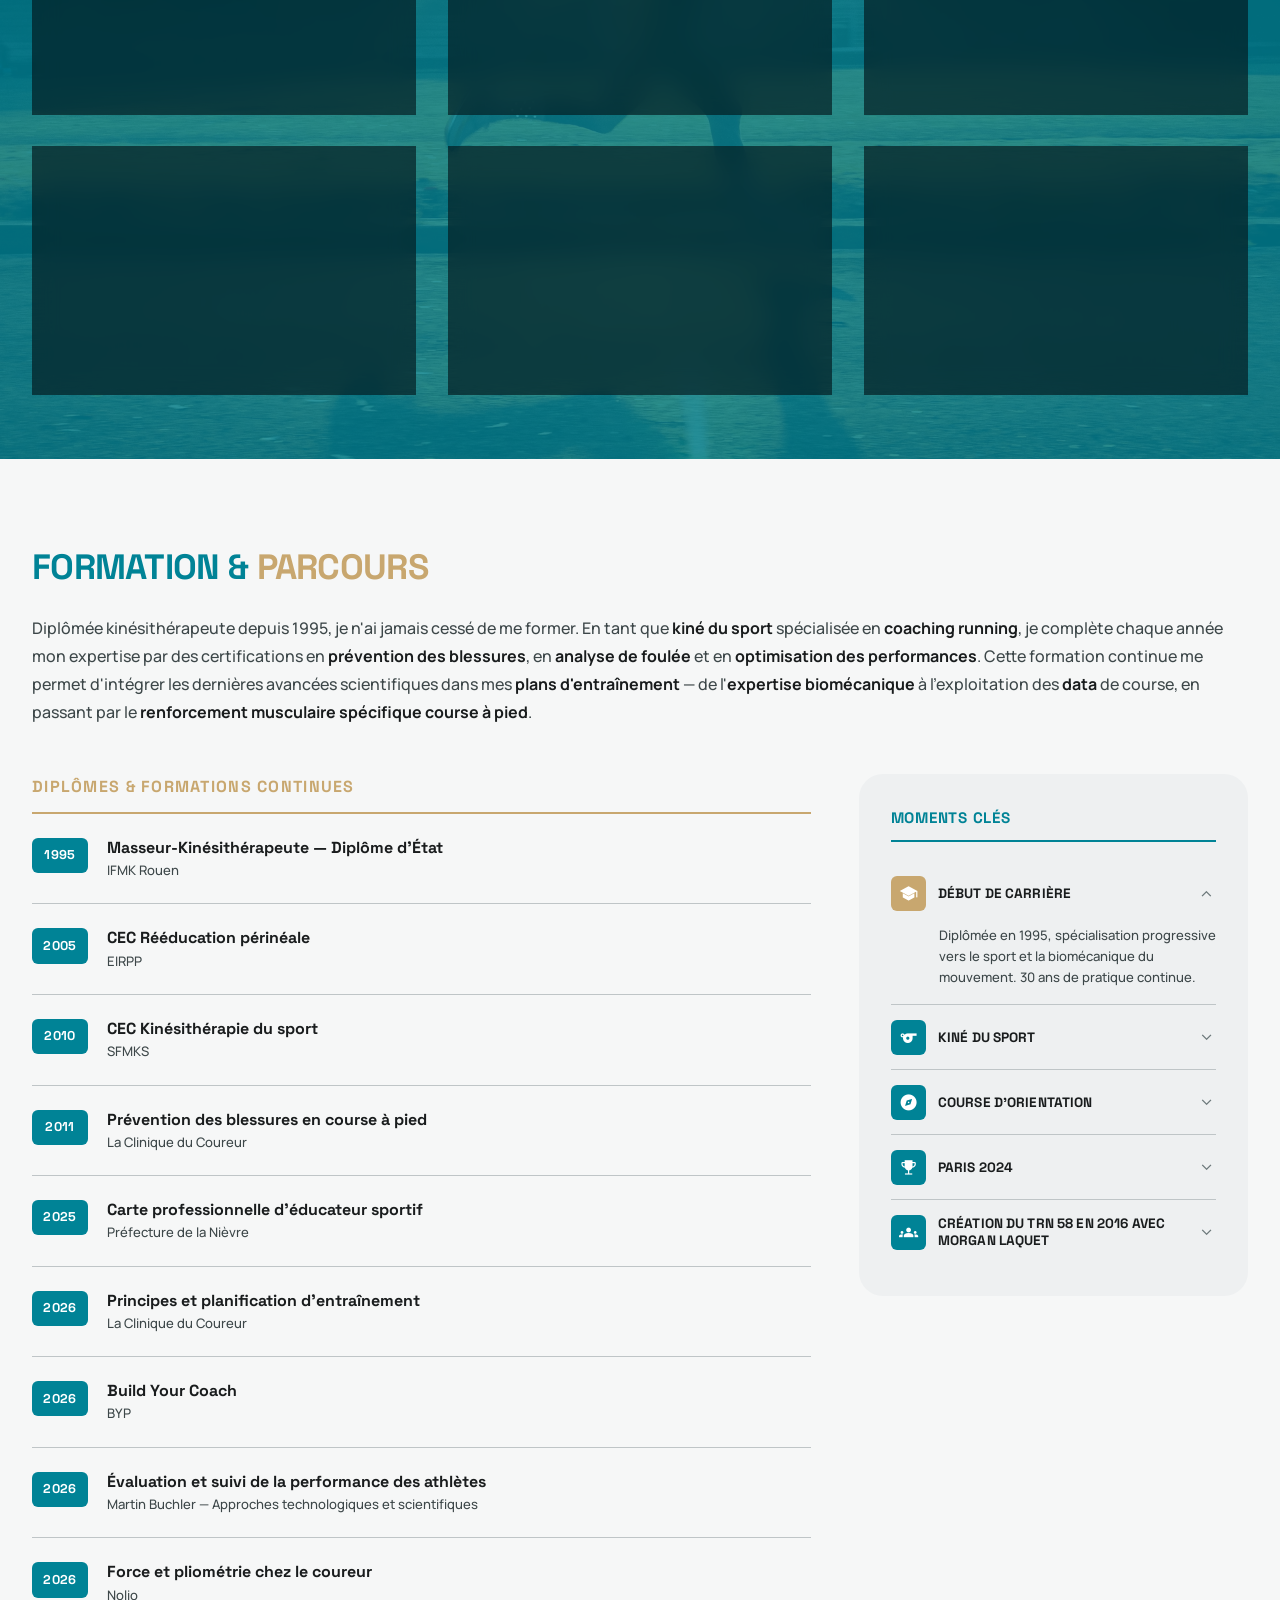
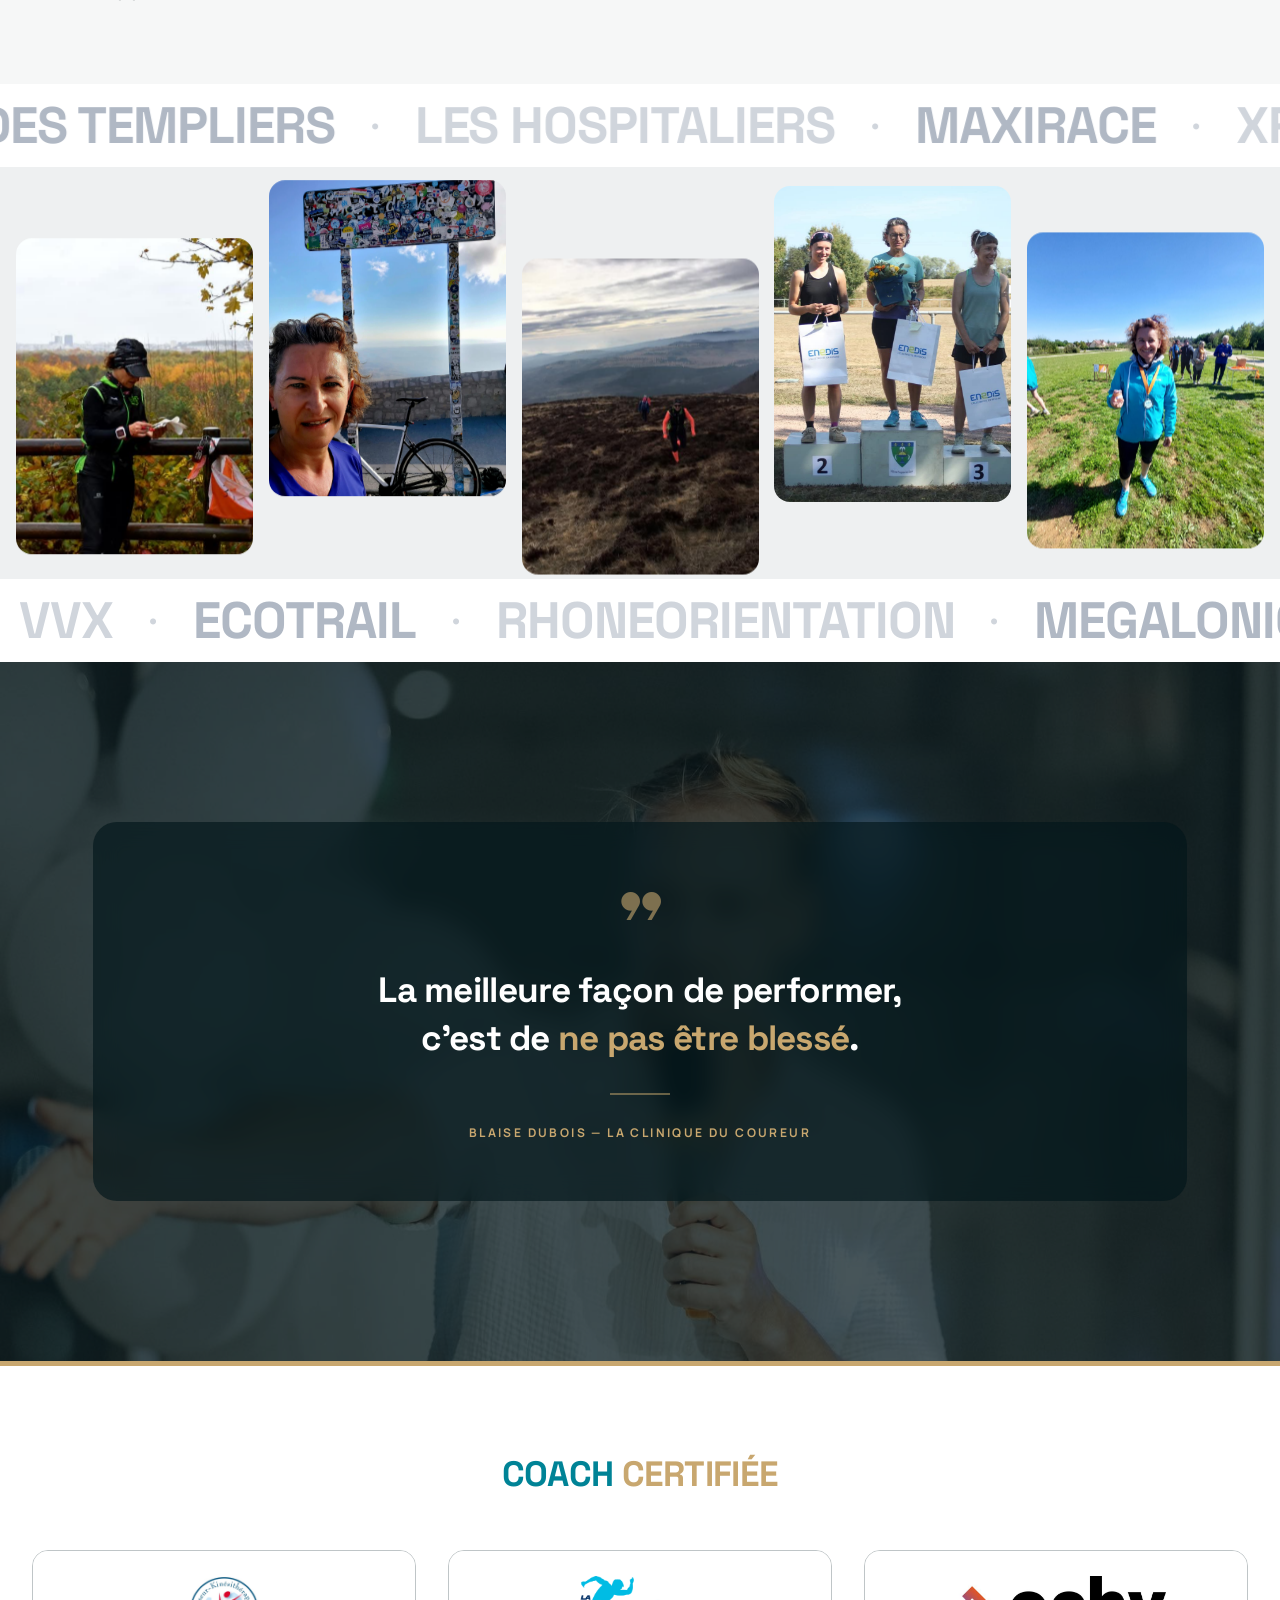
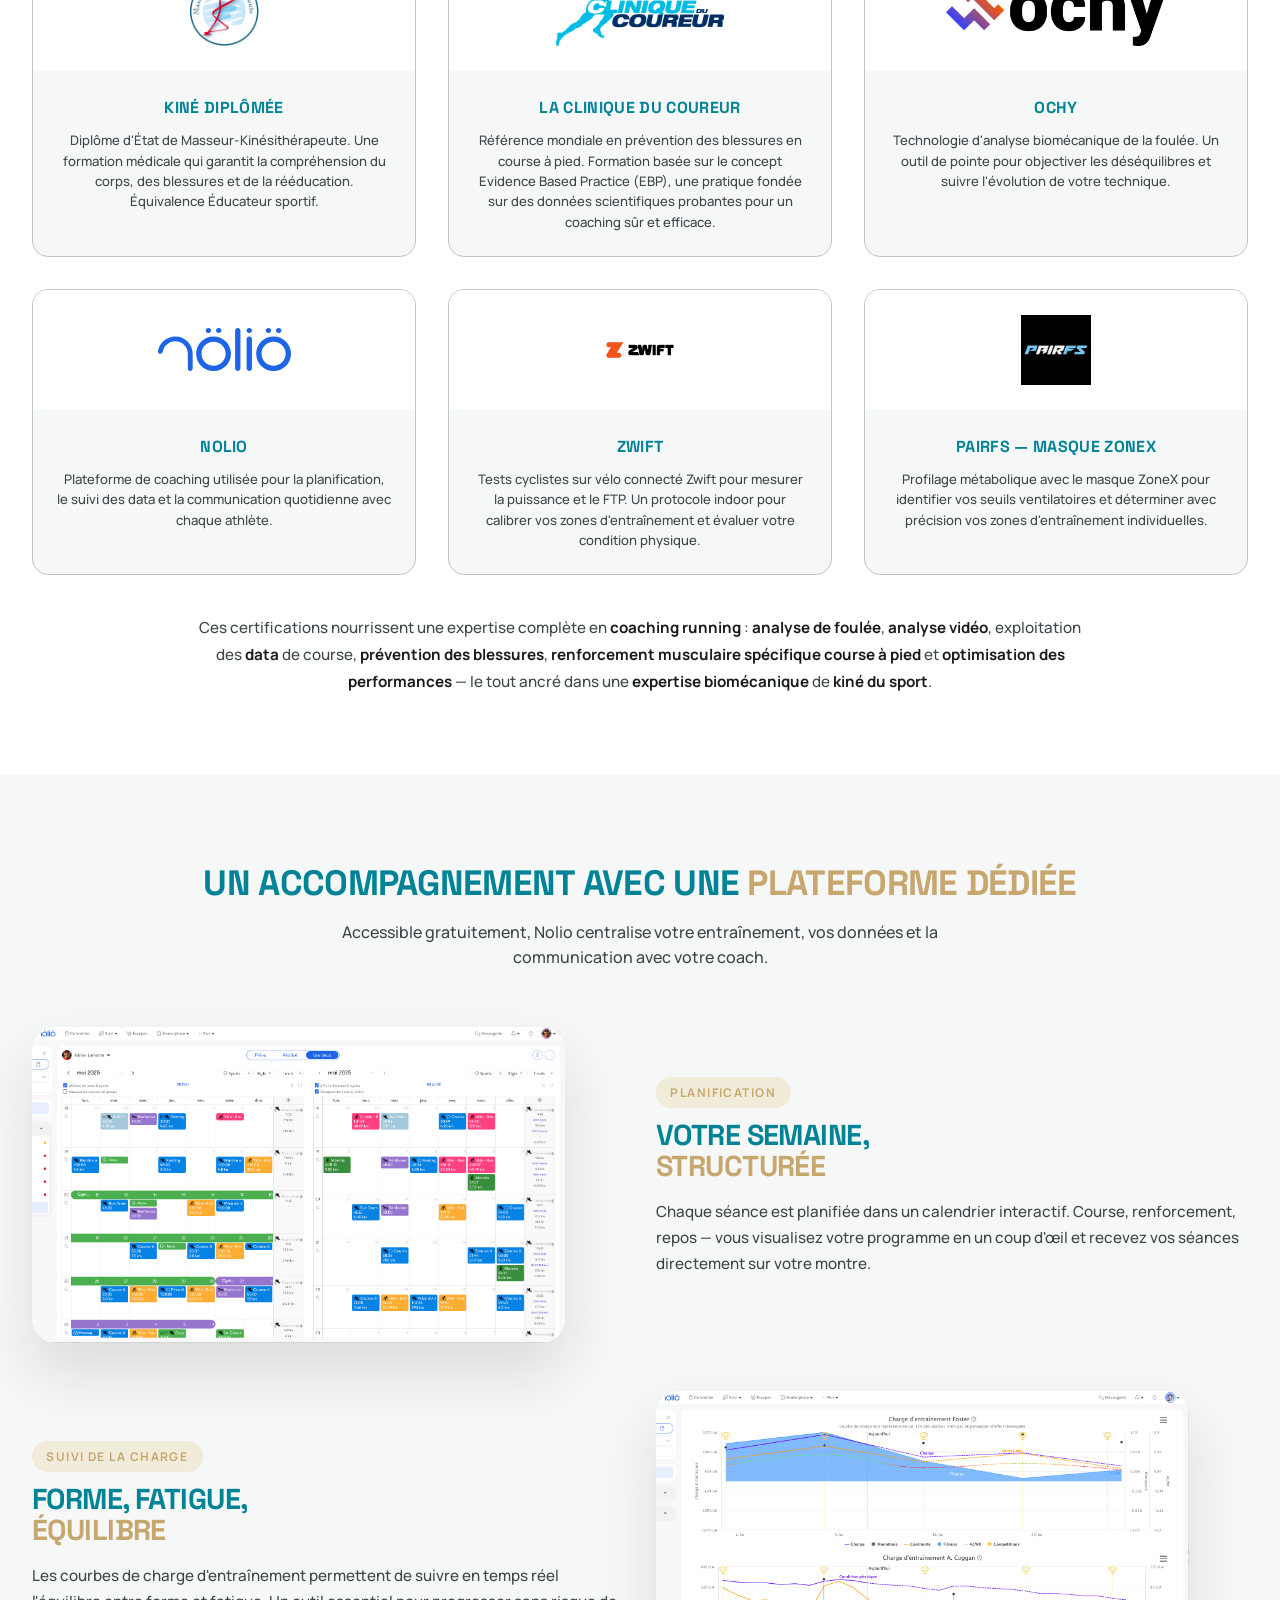
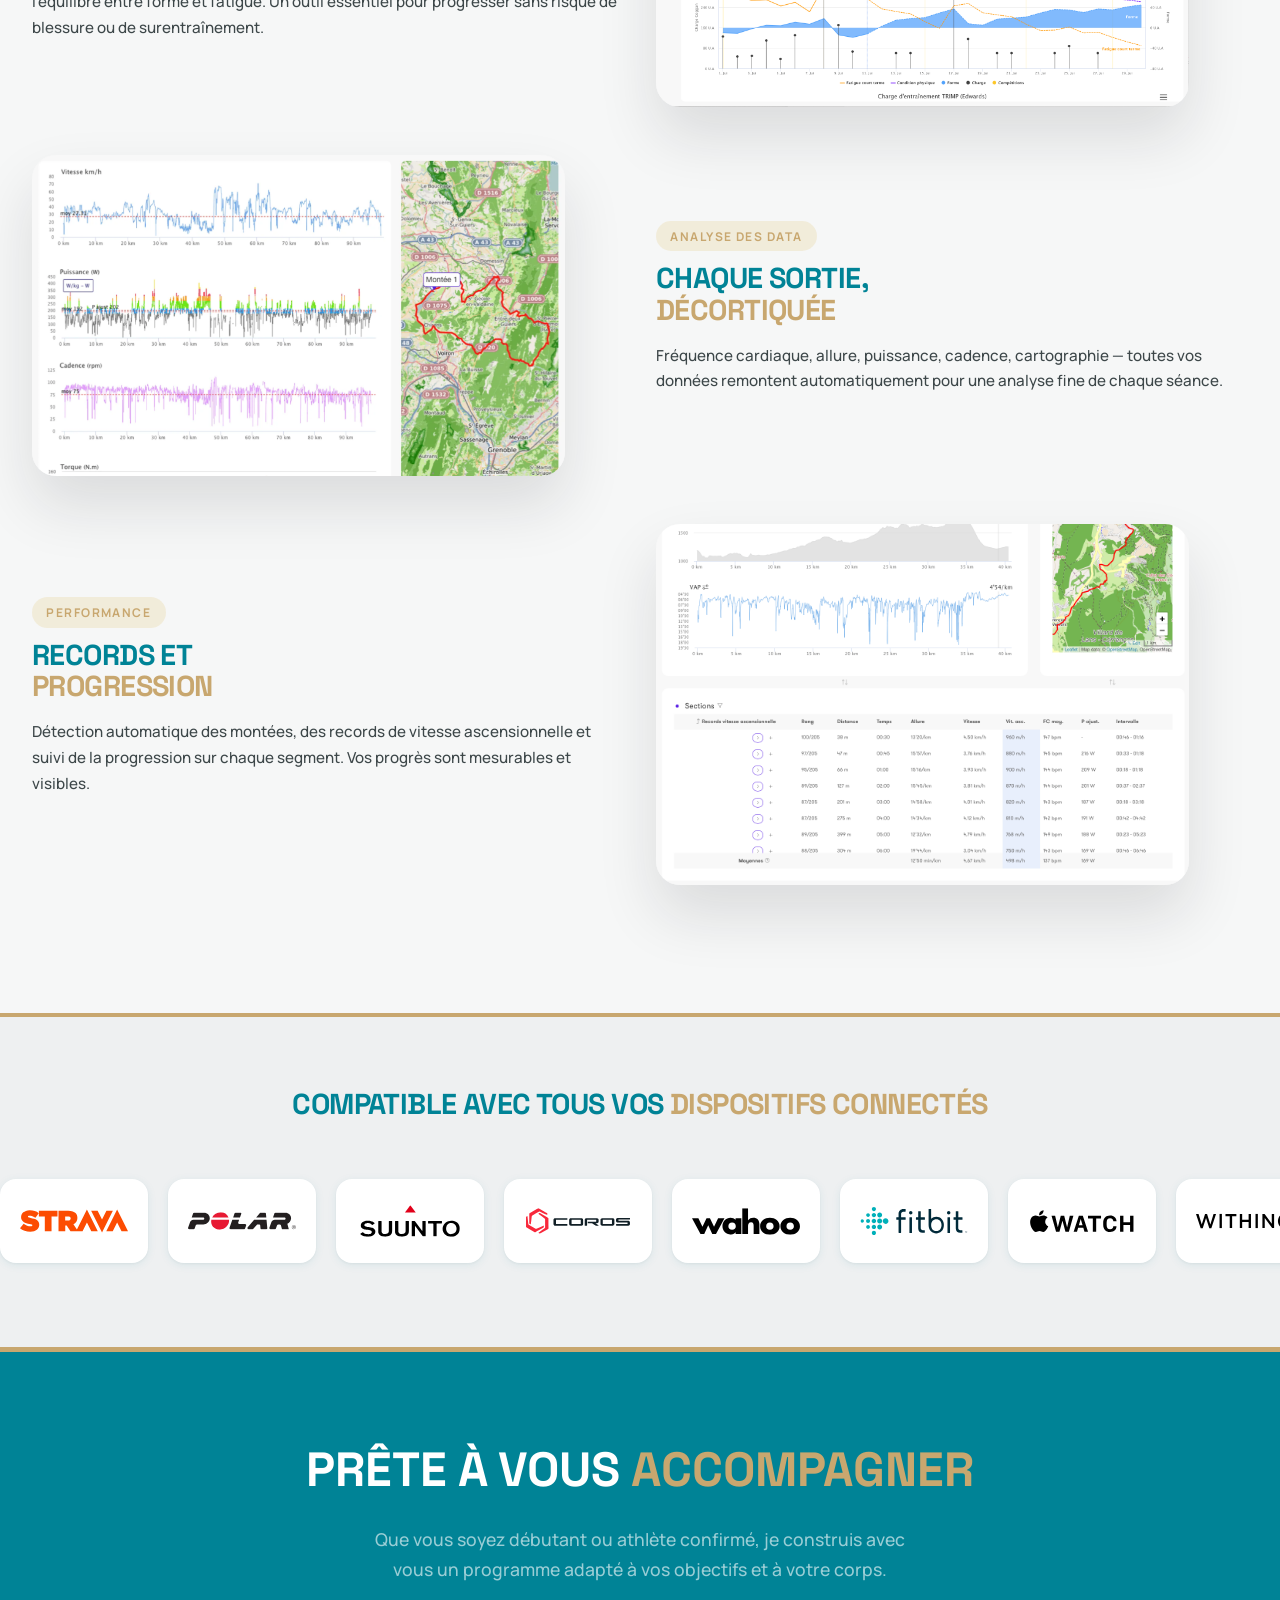
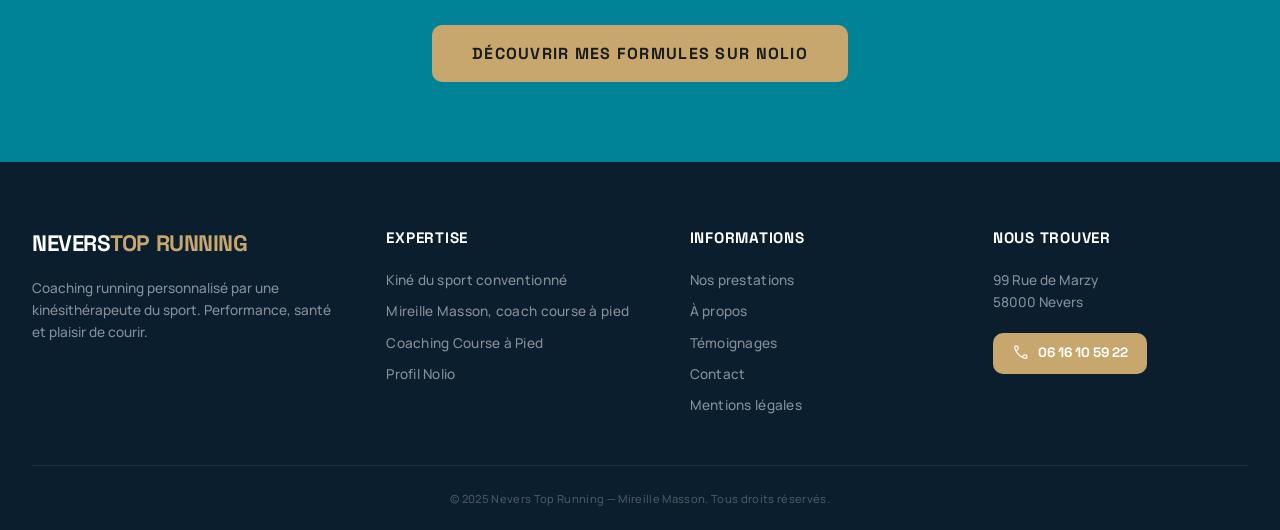
<file: coach-running.html>
<!DOCTYPE html>
<html lang="fr">

<head>
  <!-- Google Tag Manager -->
  <script>(function (w, d, s, l, i) {
      w[l] = w[l] || []; w[l].push({
        'gtm.start':
          new Date().getTime(), event: 'gtm.js'
      }); var f = d.getElementsByTagName(s)[0],
        j = d.createElement(s), dl = l != 'dataLayer' ? '&l=' + l : ''; j.async = true; j.src =
          'https://www.googletagmanager.com/gtm.js?id=' + i + dl; f.parentNode.insertBefore(j, f);
    })(window, document, 'script', 'dataLayer', 'GTM-WPGZCB6M');</script>
  <!-- End Google Tag Manager -->

  <meta charset="utf-8">
  <meta name="viewport" content="width=device-width, initial-scale=1.0">
  <title>Mireille Masson — Coach Course à Pied & Kiné du Sport à Nevers</title>
  <meta name="description"
    content="Découvrez le parcours de Mireille Masson, kinésithérapeute du sport et coach running à Nevers. 15 ans d'expérience au service de vos objectifs.">
  <meta name="robots" content="index, follow">

  <!-- Feuilles de style -->
  <link rel="stylesheet" href="assets/css/fonts.css">
  <link rel="stylesheet" href="assets/css/main.css">
  <link rel="stylesheet" href="assets/css/coach.css">
</head>

<body>
  <!-- Google Tag Manager (noscript) -->
  <noscript><iframe src="https://www.googletagmanager.com/ns.html?id=GTM-WPGZCB6M" height="0" width="0"
      style="display:none;visibility:hidden"></iframe></noscript>
  <!-- End Google Tag Manager (noscript) -->
  <!-- Nav -->
  <nav class="nav" id="nav">
    <div class="nav__inner">
      <a href="index.html" class="nav__logo">Nevers<span class="nav__logo-accent">Top&nbsp;Running</span></a>
      <div class="nav__links">
        <a href="index.html" class="nav__link">Accueil</a>
        <a href="index.html#prestations" class="nav__link">Prestations</a>
        <a href="coaching-course-a-pied.html" class="nav__link">Coaching</a>
        <a href="coach-running.html" class="nav__link active" style="color:var(--tertiary);">À Propos</a>
        <a href="temoignages.html" class="nav__link">Témoignages</a>
        <a href="contact.html" class="nav__link">Contact</a>
      </div>
      <div class="nav__cta-wrap" style="display:flex;">
        <a href="https://www.nolio.io/coach/masson.mireille40@gmail.com/" target="_blank" rel="noopener"
          class="nav__cta">S'entraîner</a>
      </div>
      <button class="nav__burger" id="burger" aria-label="Menu">
        <span></span><span></span><span></span>
      </button>
    </div>
  </nav>

  <!-- Mobile menu -->
  <div class="nav__mobile" id="mobileMenu">
    <a href="index.html" class="mobile-link">Accueil</a>
    <a href="index.html#prestations" class="mobile-link">Prestations</a>
    <a href="coaching-course-a-pied.html" class="mobile-link">Coaching</a>
    <a href="coach-running.html" class="mobile-link" style="color:var(--tertiary);">À Propos</a>
    <a href="temoignages.html" class="mobile-link">Témoignages</a>
    <a href="contact.html" class="mobile-link">Contact</a>
    <a href="https://www.nolio.io/coach/masson.mireille40@gmail.com/" target="_blank" rel="noopener" class="mobile-link"
      style="color:var(--tertiary);">S'entraîner</a>
  </div>

  <!-- Page Hero -->
  <section class="page-hero">
    <div class="page-hero__bg"></div>
    <div class="container" style="position:relative;z-index:2;">
      <nav class="page-hero__breadcrumb" aria-label="Fil d'Ariane">
        <a href="index.html">Accueil</a>
        <span class="material-symbols-outlined">chevron_right</span>
        <span>Coach Running</span>
      </nav>
      <h1 class="page-hero__title">Mireille Masson<br><span>Coach course à pied</span></h1>
      <p class="page-hero__subtitle">Kinésithérapeute du sport et coach running à Nevers. 15 ans d'expérience au service
        de votre performance et de votre santé.</p>
    </div>
  </section>

  <!-- Coach Intro -->
  <section class="coach-intro">
    <div class="container">
      <div class="coach-intro__grid">
        <div class="coach-intro__img">
          <img src="assets/img/photos/mireille_masson.jpeg" alt="Mireille Masson, coach course à pied">
        </div>
        <div>
          <span class="coach-intro__label">Votre coach</span>
          <h2 class="coach-intro__title">Passionnée par la course,<br>experte du <span>mouvement</span></h2>
          <p class="coach-intro__text">Passionnée par la course à pied et spécialiste de la biomécanique humaine,
            j'allie mon expertise de <strong>kinésithérapeute du sport</strong> à une méthodologie d'entraînement
            rigoureuse.</p>
          <p class="coach-intro__text">Mon approche est unique : elle ne se contente pas de vous faire courir plus vite,
            elle vise à construire un corps <strong>résilient</strong> capable de supporter la charge d'entraînement
            sans s'effondrer.</p>
          <p class="coach-intro__text">Installée à <strong>Nevers</strong>, fondatrice et coach du TRN58, j'accompagne
            des coureurs de tous niveaux —
            du débutant qui souhaite finir son premier 10 km au marathonien qui vise un record personnel. Route, trail,
            course d'orientation : chaque discipline est un levier de progression.</p>
        </div>
      </div>
    </div>
  </section>

  <!-- Skills -->
  <section class="skills">
    <div class="skills__bg"></div>
    <div class="container" style="position:relative;z-index:2;">
      <h2 class="skills__title">Mes <span>compétences</span></h2>
      <div class="skills__grid">
        <div class="skill-card">
          <span class="material-symbols-outlined filled">clinical_notes</span>
          <h3 class="skill-card__title">Kinésithérapie du sport</h3>
          <p class="skill-card__desc">Diplômée kinésithérapeute, j'intègre l'analyse biomécanique et la prévention des
            blessures dans chaque programme.</p>
        </div>
        <div class="skill-card">
          <span class="material-symbols-outlined filled">monitoring</span>
          <h3 class="skill-card__title">Analyse de performance</h3>
          <p class="skill-card__desc">Tests VMA, vitesse critique, détermination des seuils ventilatoires,
            quantification du stress mécanique, analyse de la foulée, analyse des data — une approche chiffrée pour
            mesurer et optimiser vos progrès.</p>
        </div>
        <div class="skill-card">
          <span class="material-symbols-outlined filled">directions_run</span>
          <h3 class="skill-card__title">Coaching running</h3>
          <p class="skill-card__desc">Planification personnalisée, adaptation hebdomadaire et stratégie de course. Du 10
            km au marathon, sur route et en trail.</p>
        </div>
        <div class="skill-card">
          <span class="material-symbols-outlined filled">health_and_safety</span>
          <h3 class="skill-card__title">Réathlétisation</h3>
          <p class="skill-card__desc">Retour de blessure maîtrisé grâce à des protocoles progressifs qui respectent
            votre corps et vos ambitions.</p>
        </div>
        <div class="skill-card">
          <span class="material-symbols-outlined filled">fitness_center</span>
          <h3 class="skill-card__title">Renforcement musculaire</h3>
          <p class="skill-card__desc">Programmes de renforcement spécifiques au coureur pour prévenir les blessures et
            améliorer l'économie de course.</p>
        </div>
        <div class="skill-card">
          <span class="material-symbols-outlined filled">explore</span>
          <h3 class="skill-card__title">Course d'orientation</h3>
          <p class="skill-card__desc">Pratiquante et compétitrice, je propose des programmes intégrant la spécificité
            technique de la CO pour développer agilité et lecture de terrain.</p>
        </div>
      </div>
    </div>
  </section>

  <!-- Formations & Parcours -->
  <section class="formations">
    <div class="container">
      <div class="formations__header">
        <h2 class="formations__title">Formation & <span>parcours</span></h2>
        <p style="font-size:1rem;color:var(--on-surface-variant);line-height:1.75;margin-top:1.2rem;">Diplômée
          kinésithérapeute depuis 1995, je n'ai jamais cessé de me former. En tant que <strong
            style="color:var(--on-surface);">kiné du sport</strong> spécialisée en <strong
            style="color:var(--on-surface);">coaching running</strong>, je complète chaque année mon expertise par des
          certifications en <strong style="color:var(--on-surface);">prévention des blessures</strong>, en <strong
            style="color:var(--on-surface);">analyse de foulée</strong> et en <strong
            style="color:var(--on-surface);">optimisation des performances</strong>. Cette formation continue me permet
          d'intégrer les dernières avancées scientifiques dans mes <strong style="color:var(--on-surface);">plans
            d'entraînement</strong> — de l'<strong style="color:var(--on-surface);">expertise biomécanique</strong> à
          l'exploitation des <strong style="color:var(--on-surface);">data</strong> de course, en passant par le <strong
            style="color:var(--on-surface);">renforcement musculaire spécifique course à pied</strong>.</p>
      </div>
      <div class="formations__grid">
        <!-- Col gauche: Diplômes (2/3) -->
        <div>
          <h3 class="formations__col-title">Diplômes & Formations continues</h3>

          <div class="formation-item">
            <div class="formation-year">1995</div>
            <div class="formation-body">
              <h3>Masseur-Kinésithérapeute — Diplôme d'État</h3>
              <p>IFMK Rouen</p>
            </div>
          </div>

          <div class="formation-item">
            <div class="formation-year">2005</div>
            <div class="formation-body">
              <h3>CEC Rééducation périnéale</h3>
              <p>EIRPP</p>
            </div>
          </div>

          <div class="formation-item">
            <div class="formation-year">2010</div>
            <div class="formation-body">
              <h3>CEC Kinésithérapie du sport</h3>
              <p>SFMKS</p>
            </div>
          </div>

          <div class="formation-item">
            <div class="formation-year">2011</div>
            <div class="formation-body">
              <h3>Prévention des blessures en course à pied</h3>
              <p>La Clinique du Coureur</p>
            </div>
          </div>

          <div class="formation-item">
            <div class="formation-year">2025</div>
            <div class="formation-body">
              <h3>Carte professionnelle d'éducateur sportif</h3>
              <p>Préfecture de la Nièvre</p>
            </div>
          </div>

          <div class="formation-item">
            <div class="formation-year">2026</div>
            <div class="formation-body">
              <h3>Principes et planification d'entraînement</h3>
              <p>La Clinique du Coureur</p>
            </div>
          </div>

          <div class="formation-item">
            <div class="formation-year">2026</div>
            <div class="formation-body">
              <h3>Build Your Coach</h3>
              <p>BYP</p>
            </div>
          </div>

          <div class="formation-item">
            <div class="formation-year">2026</div>
            <div class="formation-body">
              <h3>Évaluation et suivi de la performance des athlètes</h3>
              <p>Martin Buchler — Approches technologiques et scientifiques</p>
            </div>
          </div>

          <div class="formation-item">
            <div class="formation-year">2026</div>
            <div class="formation-body">
              <h3>Force et pliométrie chez le coureur</h3>
              <p>Nolio</p>
            </div>
          </div>
        </div>

        <!-- Col droite: Moments clés (1/3) -->
        <div class="moments-sidebar">
          <h3 class="moments-sidebar__title">Moments clés</h3>

          <div class="moment-item open">
            <button class="moment-header" onclick="toggleMoment(this)">
              <div class="moment-icon"><span class="material-symbols-outlined filled">school</span></div>
              <span class="moment-title">Début de carrière</span>
              <span class="material-symbols-outlined moment-arrow">expand_more</span>
            </button>
            <div class="moment-body">
              <div class="moment-body__inner">Diplômée en 1995, spécialisation progressive vers le sport et la
                biomécanique du mouvement. 30 ans de pratique continue.</div>
            </div>
          </div>

          <div class="moment-item">
            <button class="moment-header" onclick="toggleMoment(this)">
              <div class="moment-icon"><span class="material-symbols-outlined filled">sports</span></div>
              <span class="moment-title">Kiné du sport</span>
              <span class="material-symbols-outlined moment-arrow">expand_more</span>
            </button>
            <div class="moment-body">
              <div class="moment-body__inner">Spécialisation en 2010. Prise en charge de sportifs amateurs et confirmés,
                blessures et préparation physique.</div>
            </div>
          </div>

          <div class="moment-item">
            <button class="moment-header" onclick="toggleMoment(this)">
              <div class="moment-icon"><span class="material-symbols-outlined filled">explore</span></div>
              <span class="moment-title">Course d'orientation</span>
              <span class="material-symbols-outlined moment-arrow">expand_more</span>
            </button>
            <div class="moment-body">
              <div class="moment-body__inner">Compétitrice régulière en CO, une discipline qui allie course à pied,
                lecture de carte et maîtrise de la boussole.</div>
            </div>
          </div>

          <div class="moment-item">
            <button class="moment-header" onclick="toggleMoment(this)">
              <div class="moment-icon"><span class="material-symbols-outlined filled">emoji_events</span></div>
              <span class="moment-title">Paris 2024</span>
              <span class="material-symbols-outlined moment-arrow">expand_more</span>
            </button>
            <div class="moment-body">
              <div class="moment-body__inner">Participante au Marathon Pour Tous lors des Jeux Olympiques de Paris 2024.
                Une expérience sportive et humaine unique.</div>
            </div>
          </div>

          <div class="moment-item">
            <button class="moment-header" onclick="toggleMoment(this)">
              <div class="moment-icon"><span class="material-symbols-outlined filled">groups</span></div>
              <span class="moment-title">Création du TRN 58 en 2016 avec Morgan Laquet</span>
              <span class="material-symbols-outlined moment-arrow">expand_more</span>
            </button>
            <div class="moment-body">
              <div class="moment-body__inner">Coaching de groupe en activité multisport. Organisation et animation de
                stages sportifs.</div>
            </div>
          </div>
        </div>
      </div>
    </div>
  </section>

  <!-- Scroll Marquee 1 (right to left) -->
  <section class="marquee-coach">
    <div class="marquee-coach__track" id="coachMarqueeRTL">
      <span class="marquee-coach__word marquee-coach__word--a">La Solitaire des Templiers</span>
      <span class="marquee-coach__dot">•</span>
      <span class="marquee-coach__word marquee-coach__word--b">Les Hospitaliers</span>
      <span class="marquee-coach__dot">•</span>
      <span class="marquee-coach__word marquee-coach__word--a">MaxiRace</span>
      <span class="marquee-coach__dot">•</span>
      <span class="marquee-coach__word marquee-coach__word--b">Xrace</span>
      <span class="marquee-coach__dot">•</span>
      <span class="marquee-coach__word marquee-coach__word--a">Trail du Sancy</span>
      <span class="marquee-coach__dot">•</span>
      <span class="marquee-coach__word marquee-coach__word--b">Semi du Ventoux</span>
      <span class="marquee-coach__dot">•</span>
    </div>
  </section>

  <!-- Gallery strip -->
  <section class="coach-gallery-strip">
    <div class="coach-gallery-strip__row" id="coachGalleryStrip">
      <div class="coach-gallery-strip__item" data-float-speed="-0.08"><img src="" alt="Photo coaching" loading="lazy">
      </div>
      <div class="coach-gallery-strip__item" data-float-speed="0.12"><img src="" alt="Photo coaching" loading="lazy">
      </div>
      <div class="coach-gallery-strip__item" data-float-speed="-0.15"><img src="" alt="Photo coaching" loading="lazy">
      </div>
      <div class="coach-gallery-strip__item" data-float-speed="0.1"><img src="" alt="Photo coaching" loading="lazy">
      </div>
      <div class="coach-gallery-strip__item" data-float-speed="-0.06"><img src="" alt="Photo coaching" loading="lazy">
      </div>
    </div>
  </section>

  <!-- Scroll Marquee 2 (left to right) -->
  <section class="marquee-coach">
    <div class="marquee-coach__track" id="coachMarqueeLTR">
      <span class="marquee-coach__word marquee-coach__word--b">VVX</span>
      <span class="marquee-coach__dot">•</span>
      <span class="marquee-coach__word marquee-coach__word--a">Ecotrail</span>
      <span class="marquee-coach__dot">•</span>
      <span class="marquee-coach__word marquee-coach__word--b">RhoneOrientation</span>
      <span class="marquee-coach__dot">•</span>
      <span class="marquee-coach__word marquee-coach__word--a">Megalonight</span>
      <span class="marquee-coach__dot">•</span>
      <span class="marquee-coach__word marquee-coach__word--b">Noct'Orientation</span>
      <span class="marquee-coach__dot">•</span>
    </div>
  </section>

  <!-- Parallax Quote -->
  <section class="parallax-quote">
    <div class="parallax-quote__bg" id="quoteParallaxBg">
      <img src="assets/img/photos/blaise_dubois.jpg"
        alt="Blaise Dubois — La Clinique du Coureur" loading="lazy">
    </div>
    <div class="parallax-quote__overlay"></div>
    <div class="parallax-quote__content">
      <span class="material-symbols-outlined parallax-quote__icon"
        style="font-variation-settings:'FILL' 1;">format_quote</span>
      <p class="parallax-quote__text">
        La meilleure façon de performer,<br>c'est de <em>ne pas être blessé</em>.
      </p>
      <div class="parallax-quote__line"></div>
      <span class="parallax-quote__author">Blaise Dubois — La Clinique du Coureur</span>
    </div>
  </section>

  <!-- Coach certifiée -->
  <section class="certifications">
    <div class="container">
      <h2 class="certifications__title">Coach <span>certifiée</span></h2>
      <div class="certifications__grid">

        <div class="cert-card">
          <div class="cert-card__logo">
            <img src="assets/img/logos/sticker-masseur-kinesitherapeute.jpg" alt="Logo Kiné diplômée">
          </div>
          <div class="cert-card__body">
            <h3 class="cert-card__name">Kiné diplômée</h3>
            <p class="cert-card__desc">Diplôme d'État de Masseur-Kinésithérapeute. Une formation médicale qui garantit
              la compréhension du corps, des blessures et de la rééducation. Équivalence Éducateur sportif.</p>
          </div>
        </div>

        <div class="cert-card">
          <div class="cert-card__logo">
            <img src="assets/img/logos/la-clinique-du-coureur.png" alt="Logo La Clinique du Coureur">
          </div>
          <div class="cert-card__body">
            <h3 class="cert-card__name">La Clinique du Coureur</h3>
            <p class="cert-card__desc">Référence mondiale en prévention des blessures en course à pied. Formation basée
              sur le concept Evidence Based Practice (EBP), une pratique fondée sur des données scientifiques probantes
              pour un coaching sûr et efficace.</p>
          </div>
        </div>

        <div class="cert-card">
          <div class="cert-card__logo">
            <img src="assets/img/logos/ochy.jpg" alt="Logo Ochy">
          </div>
          <div class="cert-card__body">
            <h3 class="cert-card__name">Ochy</h3>
            <p class="cert-card__desc">Technologie d'analyse biomécanique de la foulée. Un outil de pointe pour
              objectiver les déséquilibres et suivre l'évolution de votre technique.</p>
          </div>
        </div>

        <div class="cert-card">
          <div class="cert-card__logo">
            <img src="assets/img/logos/nolio_logo.svg" alt="Logo Nolio">
          </div>
          <div class="cert-card__body">
            <h3 class="cert-card__name">Nolio</h3>
            <p class="cert-card__desc">Plateforme de coaching utilisée pour la planification, le suivi des data et la
              communication quotidienne avec chaque athlète.</p>
          </div>
        </div>

        <div class="cert-card">
          <div class="cert-card__logo">
            <img src="assets/img/logos/swift.png" alt="Logo Zwift">
          </div>
          <div class="cert-card__body">
            <h3 class="cert-card__name">Zwift</h3>
            <p class="cert-card__desc">Tests cyclistes sur vélo connecté Zwift pour mesurer la puissance et le FTP. Un protocole indoor pour calibrer vos zones d'entraînement et évaluer votre condition physique.</p>
          </div>
        </div>

        <div class="cert-card">
          <div class="cert-card__logo">
            <img src="assets/img/logos/pairfs.jpg" alt="Logo Pairfs">
          </div>
          <div class="cert-card__body">
            <h3 class="cert-card__name">Pairfs — Masque ZoneX</h3>
            <p class="cert-card__desc">Profilage métabolique avec le masque ZoneX pour identifier vos seuils ventilatoires et déterminer avec précision vos zones d'entraînement individuelles.</p>
          </div>
        </div>

      </div>
      <p
        style="font-size:0.95rem;color:var(--on-surface-variant);line-height:1.75;margin-top:2.5rem;text-align:center;max-width:900px;margin-left:auto;margin-right:auto;">
        Ces certifications nourrissent une expertise complète en <strong style="color:var(--on-surface);">coaching
          running</strong> : <strong style="color:var(--on-surface);">analyse de foulée</strong>, <strong
          style="color:var(--on-surface);">analyse vidéo</strong>, exploitation des <strong
          style="color:var(--on-surface);">data</strong> de course, <strong style="color:var(--on-surface);">prévention
          des blessures</strong>, <strong style="color:var(--on-surface);">renforcement musculaire spécifique course à
          pied</strong> et <strong style="color:var(--on-surface);">optimisation des performances</strong> — le tout
        ancré dans une <strong style="color:var(--on-surface);">expertise biomécanique</strong> de <strong
          style="color:var(--on-surface);">kiné du sport</strong>.</p>
    </div>
  </section>

  <!-- Nolio Platform -->
  <section class="nolio-platform">
    <div class="nolio-platform__header">
      <h2 class="nolio-platform__title">Un accompagnement avec une <span>plateforme dédiée</span></h2>
      <p class="nolio-platform__subtitle">Accessible gratuitement, Nolio centralise votre entraînement, vos données et
        la communication avec votre coach.</p>
    </div>

    <!-- Split 1: Calendrier -->
    <div class="nolio-split">
      <div class="nolio-split__img">
        <img src="assets/img/nolio/nolio_calendar.png" alt="Calendrier Nolio" loading="lazy">
      </div>
      <div class="nolio-split__body">
        <span class="nolio-split__label">Planification</span>
        <h3 class="nolio-split__heading">Votre semaine,<br><span>structurée</span></h3>
        <p class="nolio-split__text">Chaque séance est planifiée dans un calendrier interactif. Course, renforcement,
          repos — vous visualisez votre programme en un coup d'œil et recevez vos séances directement sur votre montre.
        </p>
      </div>
    </div>

    <!-- Split 2: Charge -->
    <div class="nolio-split nolio-split--reverse">
      <div class="nolio-split__img">
        <img src="assets/img/nolio/nolio_charge.png" alt="Courbes de charge Nolio" loading="lazy">
      </div>
      <div class="nolio-split__body">
        <span class="nolio-split__label">Suivi de la charge</span>
        <h3 class="nolio-split__heading">Forme, fatigue,<br><span>équilibre</span></h3>
        <p class="nolio-split__text">Les courbes de charge d'entraînement permettent de suivre en temps réel l'équilibre
          entre forme et fatigue. Un outil essentiel pour progresser sans risque de blessure ou de surentraînement.</p>
      </div>
    </div>

    <!-- Split 3: Data -->
    <div class="nolio-split">
      <div class="nolio-split__img">
        <img src="assets/img/nolio/nolio_data.png" alt="Analyse de données Nolio" loading="lazy">
      </div>
      <div class="nolio-split__body">
        <span class="nolio-split__label">Analyse des data</span>
        <h3 class="nolio-split__heading">Chaque sortie,<br><span>décortiquée</span></h3>
        <p class="nolio-split__text">Fréquence cardiaque, allure, puissance, cadence, cartographie — toutes vos données
          remontent automatiquement pour une analyse fine de chaque séance.</p>
      </div>
    </div>

    <!-- Split 4: Sections -->
    <div class="nolio-split nolio-split--reverse">
      <div class="nolio-split__img">
        <img src="assets/img/nolio/nolio_sections.png" alt="Sections et records Nolio" loading="lazy">
      </div>
      <div class="nolio-split__body">
        <span class="nolio-split__label">Performance</span>
        <h3 class="nolio-split__heading">Records et<br><span>progression</span></h3>
        <p class="nolio-split__text">Détection automatique des montées, des records de vitesse ascensionnelle et suivi
          de la progression sur chaque segment. Vos progrès sont mesurables et visibles.</p>
      </div>
    </div>
  </section>

  <!-- Devices Carousel -->
  <section class="devices">
    <div class="container">
      <div class="devices__header">
        <h2 class="devices__title">Compatible avec tous vos <span>dispositifs connectés</span></h2>
      </div>
    </div>
    <div class="devices__track-wrapper" id="devicesWrapper">
      <div class="devices__track" id="devicesTrack">
        <div class="devices__logo"><img src="assets/img/logos/garmin.svg" alt="Garmin"></div>
        <div class="devices__logo"><img src="assets/img/logos/strava.svg" alt="Strava"></div>
        <div class="devices__logo"><img src="assets/img/logos/polar.svg" alt="Polar"></div>
        <div class="devices__logo"><img src="assets/img/logos/suunto.svg" alt="Suunto"></div>
        <div class="devices__logo"><img src="assets/img/logos/coros.svg" alt="Coros"></div>
        <div class="devices__logo"><img src="assets/img/logos/wahoo.svg" alt="Wahoo"></div>
        <div class="devices__logo"><img src="assets/img/logos/fitbit.svg" alt="Fitbit"></div>
        <div class="devices__logo"><img src="assets/img/logos/applewatch.svg" alt="Apple Watch"></div>
        <div class="devices__logo"><img src="assets/img/logos/withings.svg" alt="Withings"></div>
        <div class="devices__logo"><img src="assets/img/logos/decathlon.svg" alt="Decathlon"></div>
        <div class="devices__logo"><img src="assets/img/logos/nolio_logo.svg" alt="Nolio"></div>
      </div>
    </div>
  </section>

  <!-- CTA -->
  <section class="coach-cta">
    <div class="coach-cta__bg"></div>
    <div class="container" style="position:relative;z-index:2;">
      <h2 class="coach-cta__title">Prête à vous <span>accompagner</span></h2>
      <p class="coach-cta__text">Que vous soyez débutant ou athlète confirmé, je construis avec vous un programme adapté
        à vos objectifs et à votre corps.</p>
      <a href="https://www.nolio.io/coach/masson.mireille40@gmail.com/" target="_blank" rel="noopener"
        class="btn-primary">Découvrir mes formules sur Nolio</a>
    </div>
  </section>

  <!-- Footer -->
  <footer class="footer">
    <div class="footer__grid">
      <div>
        <span class="footer__logo">Nevers<span style="color:var(--tertiary);">Top&nbsp;Running</span></span>
        <p class="footer__tagline">Coaching running personnalisé par une kinésithérapeute du sport. Performance, santé
          et plaisir de courir.</p>
      </div>
      <div>
        <h4 class="footer__col-title">Expertise</h4>
        <div class="footer__links">
          <a href="coach-running.html" class="footer__link">Kiné du sport conventionné</a>
          <a href="coach-running.html" class="footer__link">Mireille Masson, coach course à pied</a>
          <a href="coaching-course-a-pied.html" class="footer__link">Coaching Course à Pied</a>
          <a href="https://www.nolio.io/coach/masson.mireille40@gmail.com/" target="_blank" rel="noopener"
            class="footer__link">Profil Nolio</a>
        </div>
      </div>
      <div>
        <h4 class="footer__col-title">Informations</h4>
        <div class="footer__links">
          <a href="coaching-course-a-pied.html" class="footer__link">Nos prestations</a>
          <a href="coach-running.html" class="footer__link">À propos</a>
          <a href="temoignages.html" class="footer__link">Témoignages</a>
          <a href="index.html#contact" class="footer__link">Contact</a>
          <a href="mentions-legales.html" class="footer__link">Mentions légales</a>
        </div>
      </div>
      <div>
        <h4 class="footer__col-title">Nous trouver</h4>
        <address class="footer__address">99 Rue de Marzy<br>58000 Nevers</address>
        <a href="tel:+33616105922" class="footer__phone">
          <span class="material-symbols-outlined">phone</span> 06 16 10 59 22
        </a>
      </div>
    </div>
    <div class="footer__bottom">
      <span class="footer__copy">© 2025 Nevers Top Running — Mireille Masson. Tous droits réservés.</span>
    </div>
  </footer>

  <!-- Scripts -->
  <script src="assets/js/main.js" defer></script>
  <script src="assets/js/coach.js" defer></script>
</body>
</html>
</file>
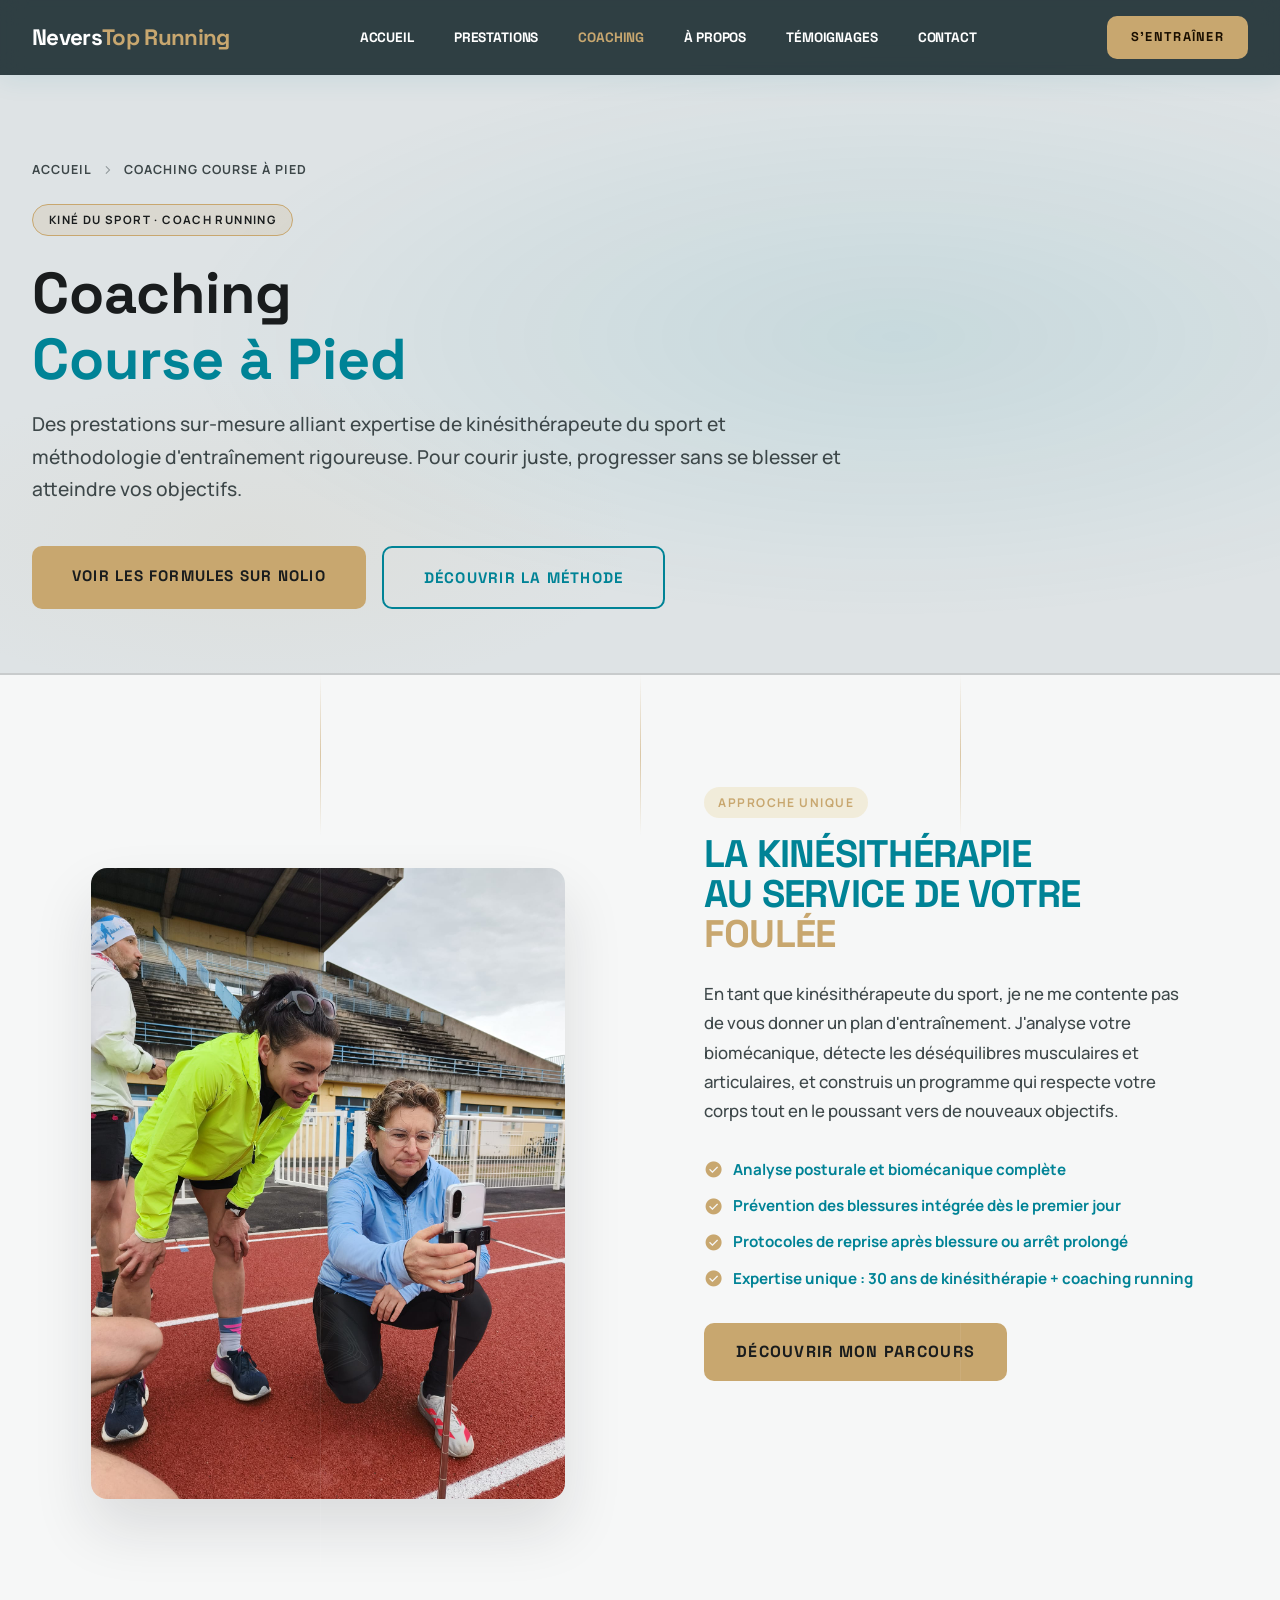
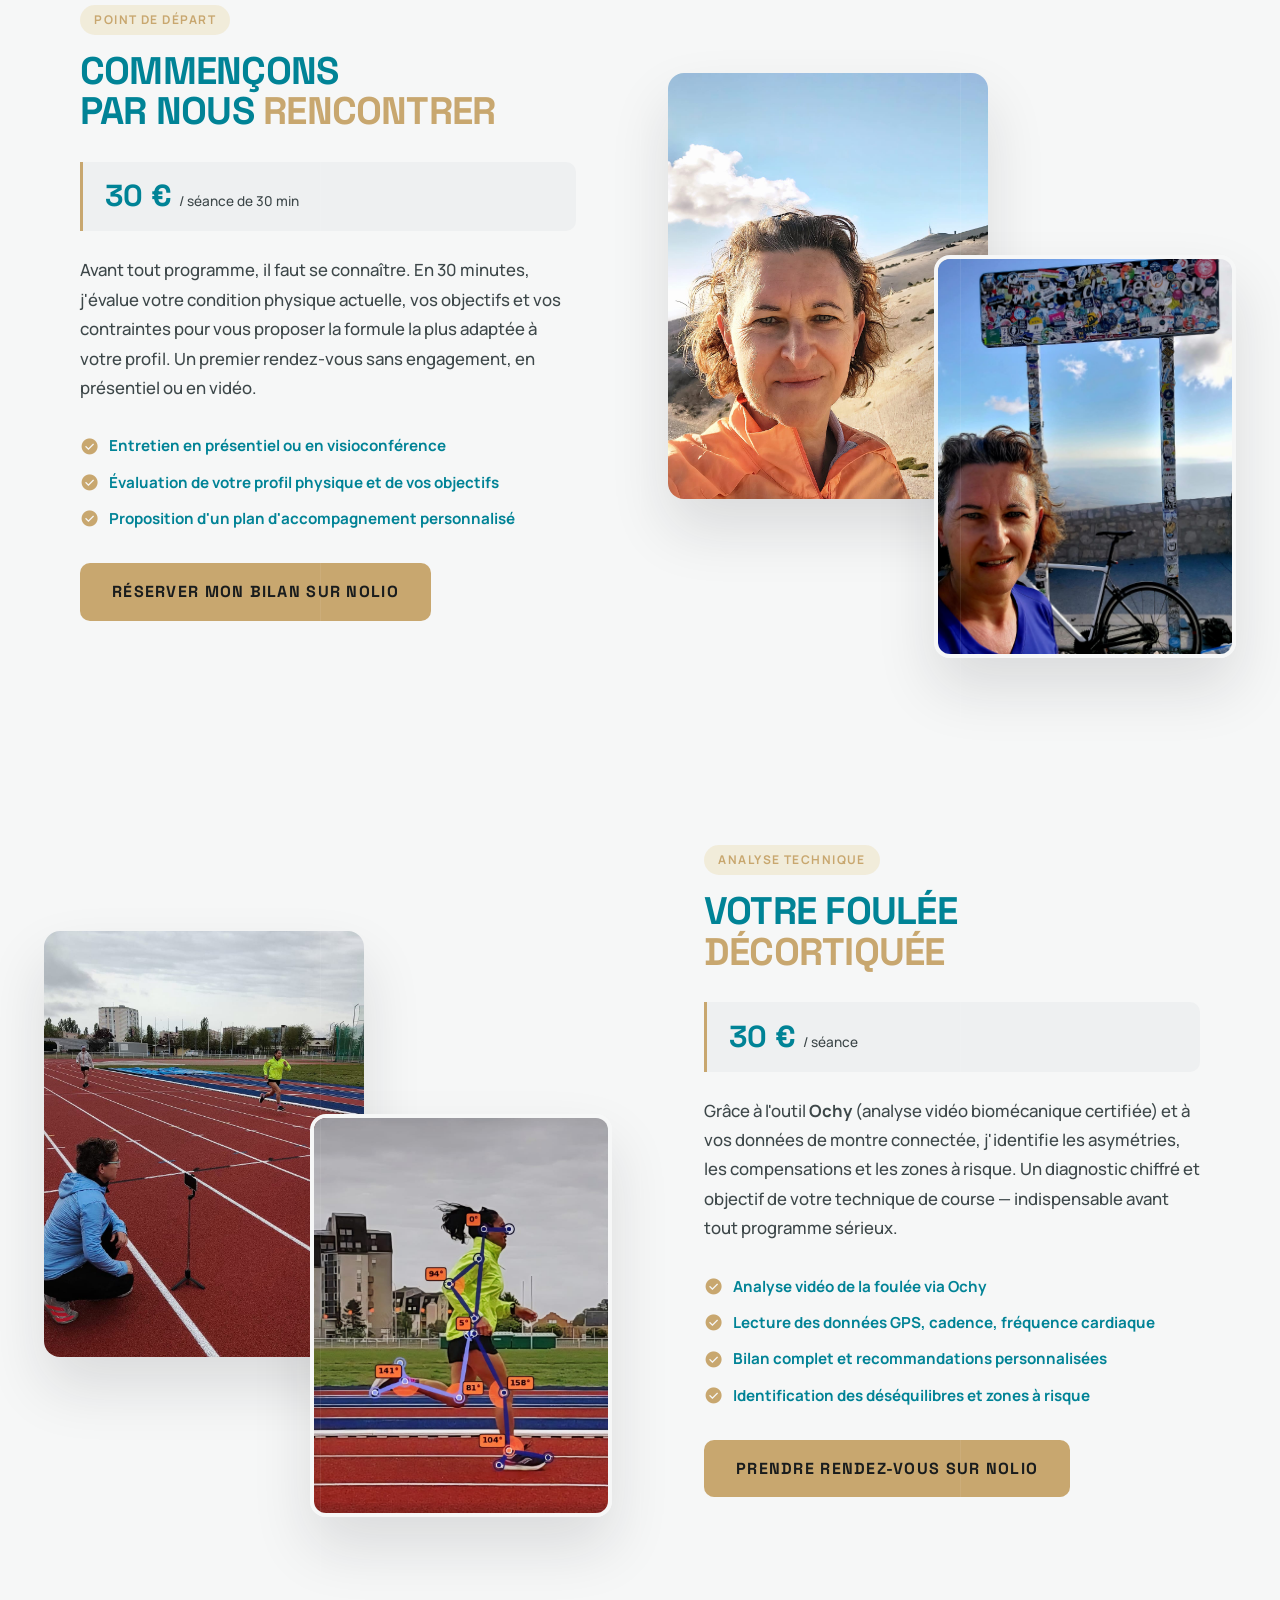
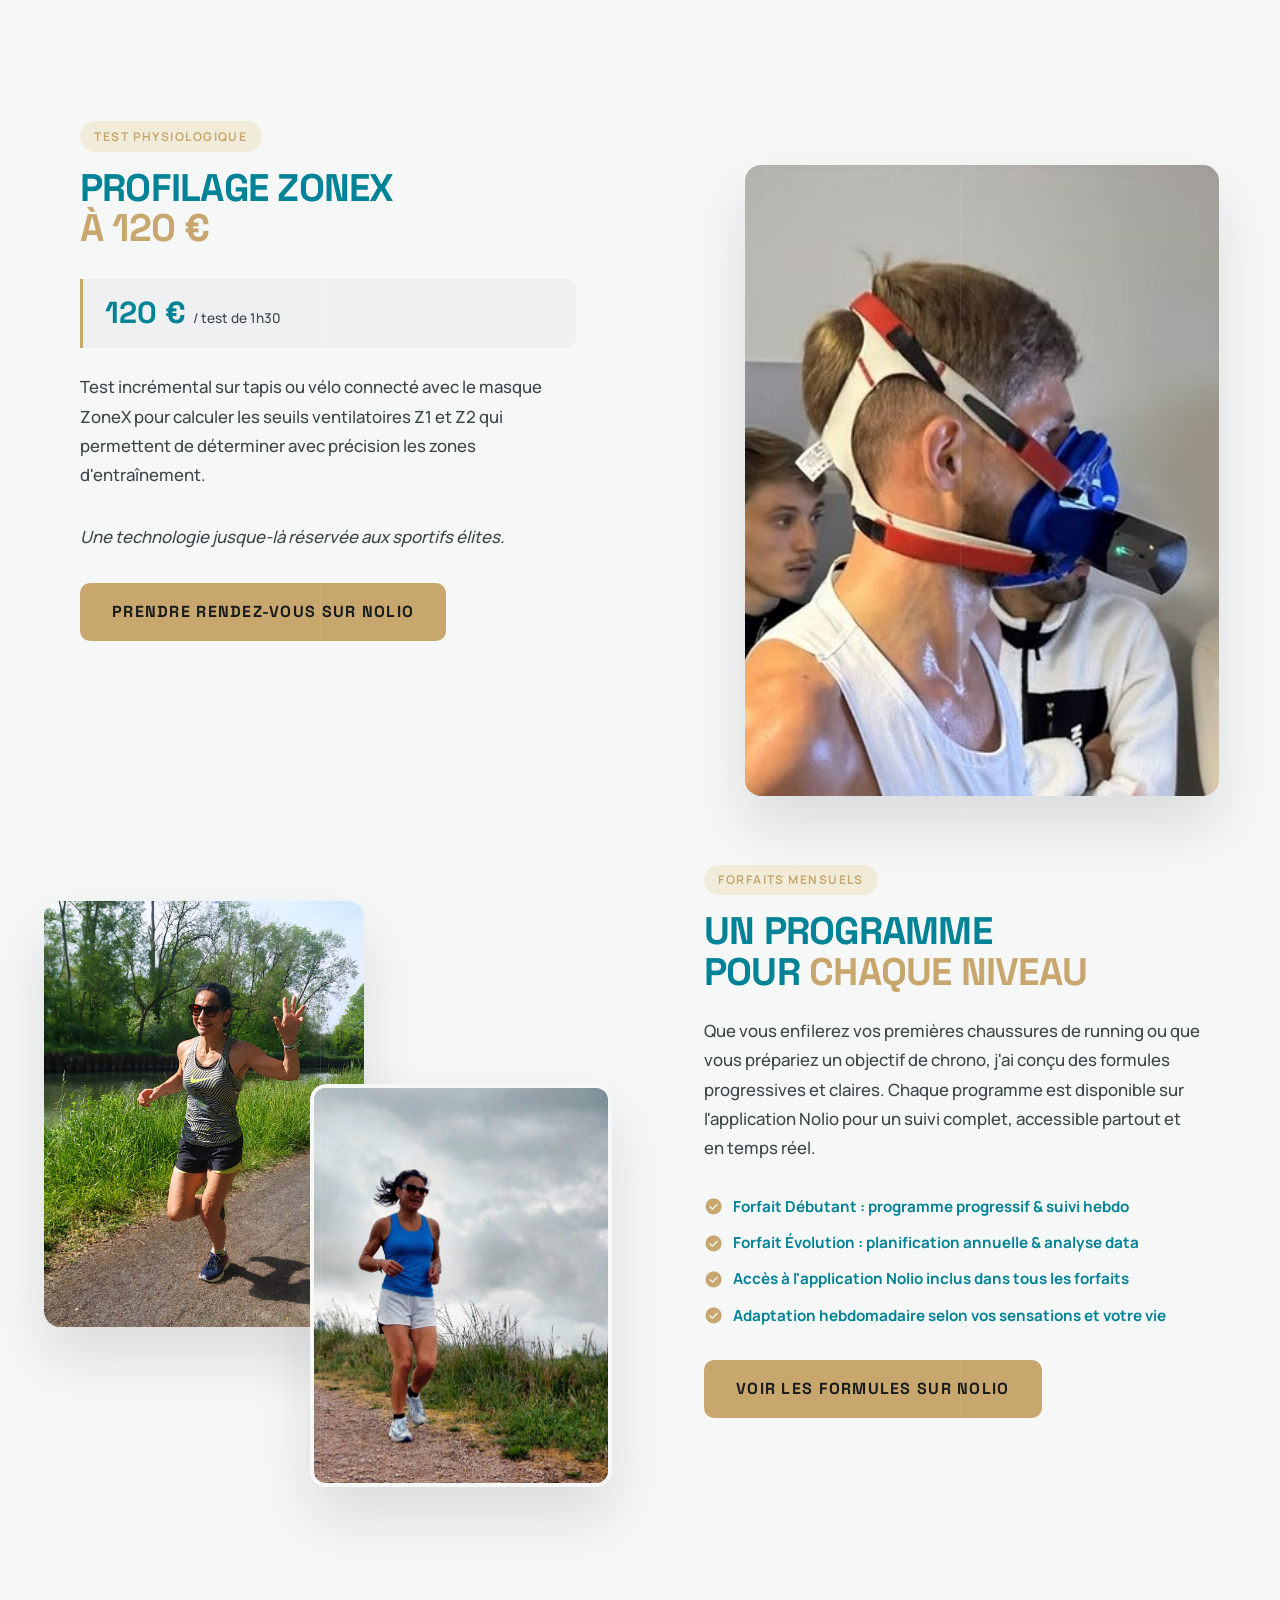
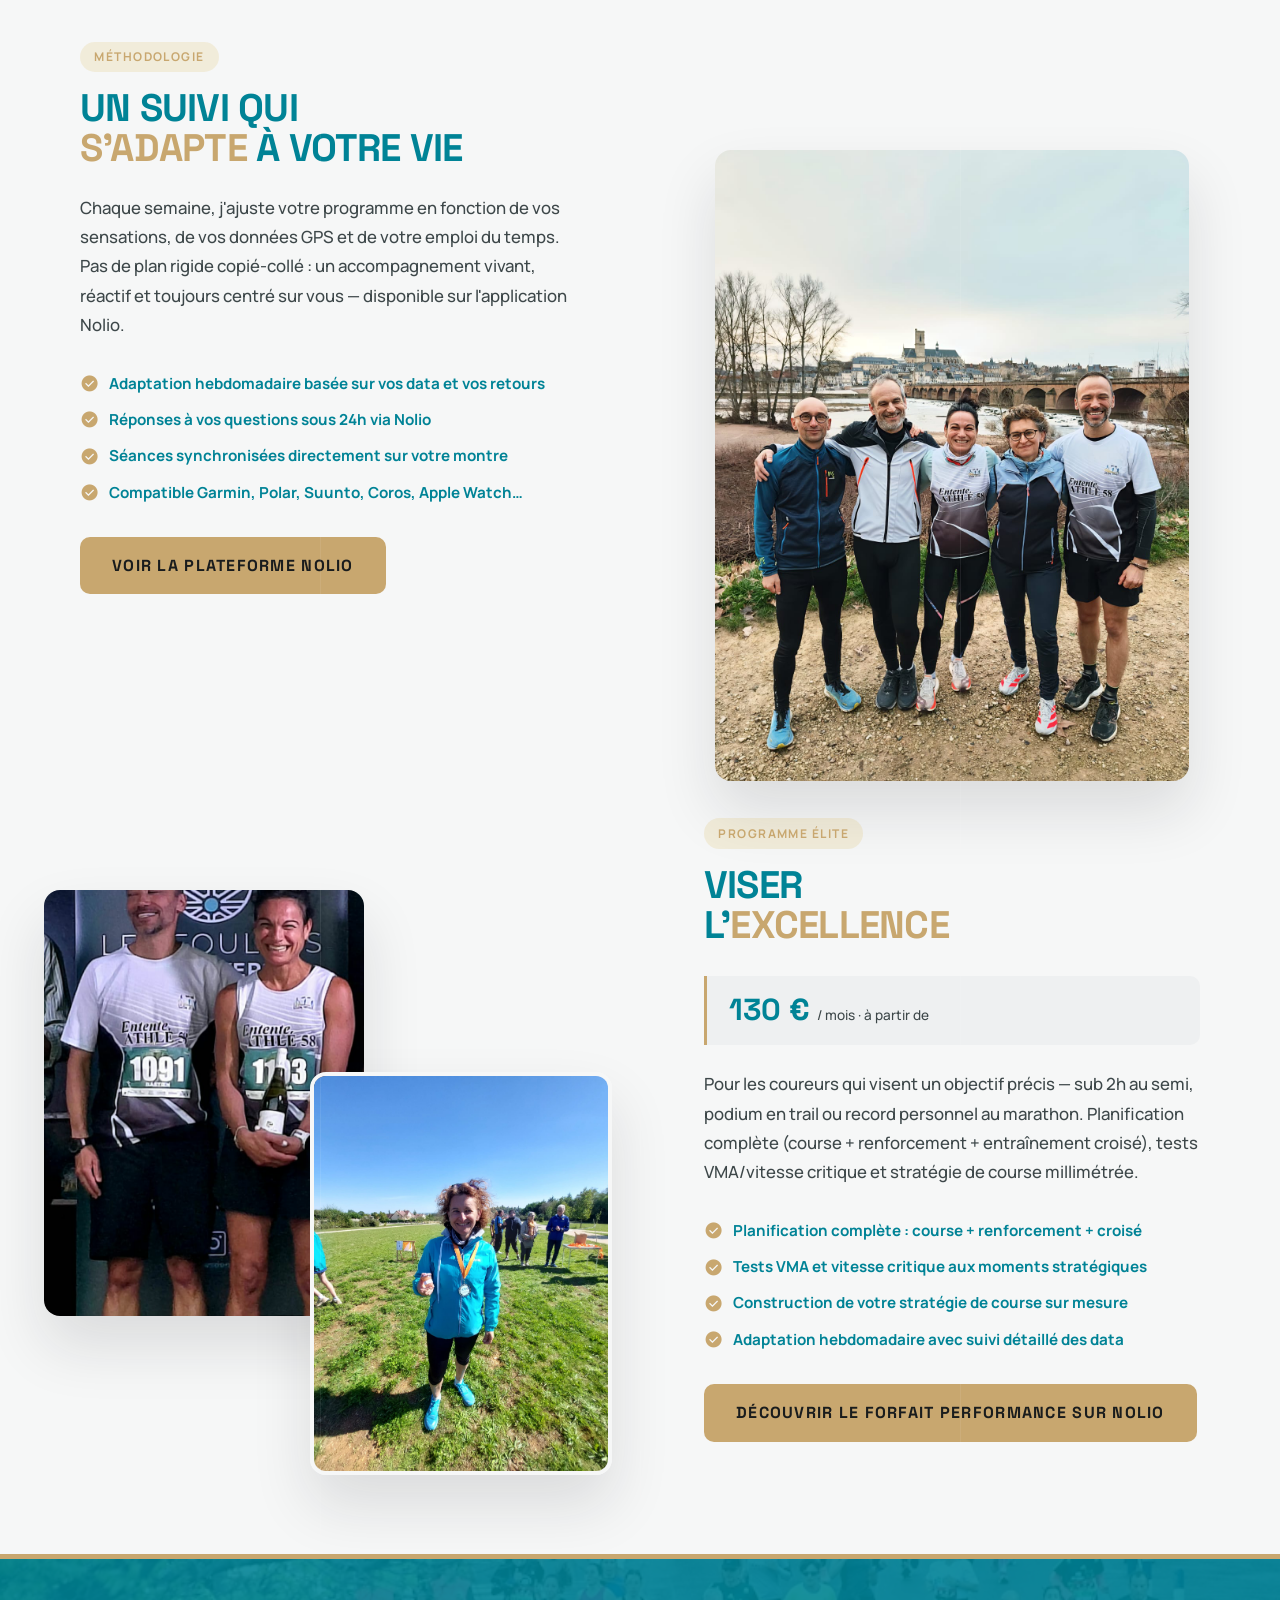
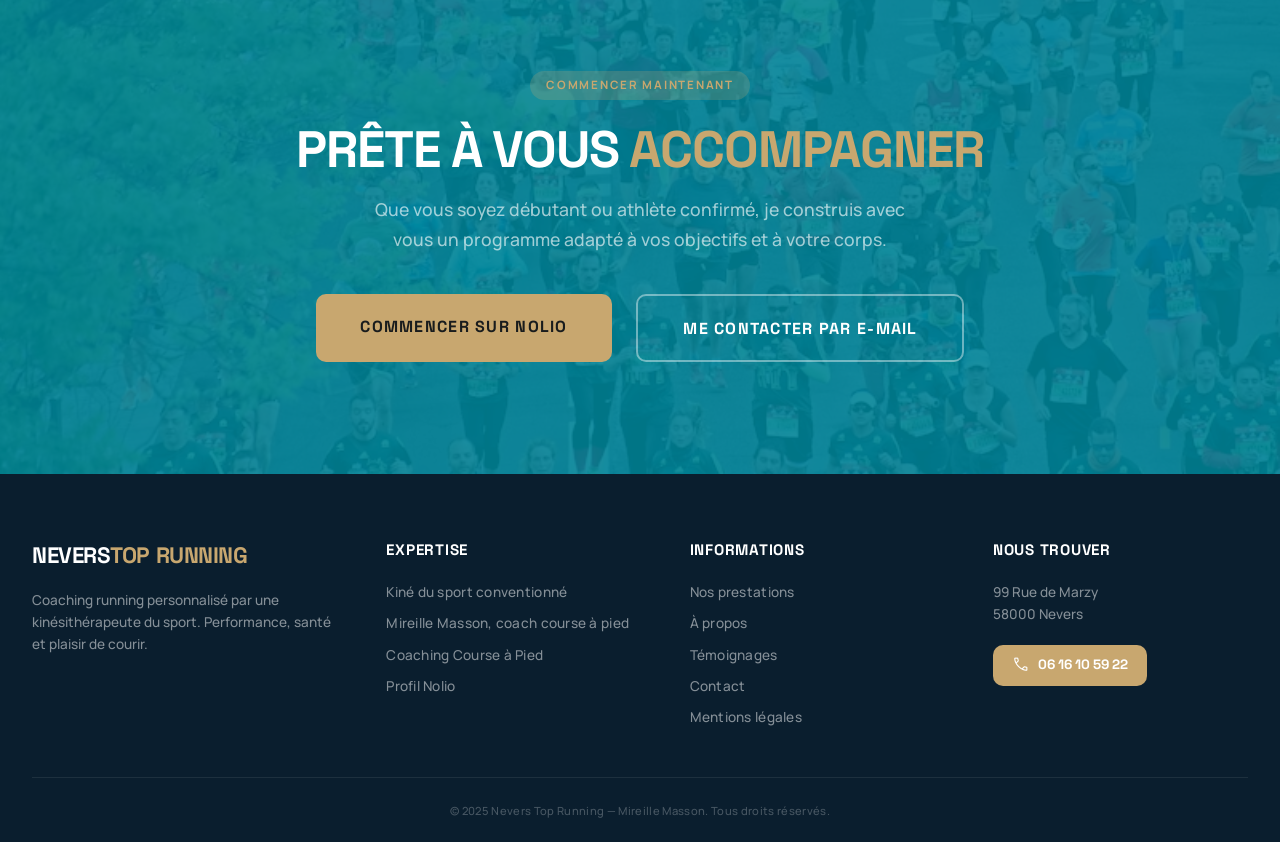
<file: coaching-course-a-pied.html>
<!DOCTYPE html>
<html lang="fr">

<head>
    <!-- Google Tag Manager -->
    <script>(function (w, d, s, l, i) {
            w[l] = w[l] || []; w[l].push({
                'gtm.start':
                    new Date().getTime(), event: 'gtm.js'
            }); var f = d.getElementsByTagName(s)[0],
                j = d.createElement(s), dl = l != 'dataLayer' ? '&l=' + l : ''; j.async = true; j.src =
                    'https://www.googletagmanager.com/gtm.js?id=' + i + dl; f.parentNode.insertBefore(j, f);
        })(window, document, 'script', 'dataLayer', 'GTM-WPGZCB6M');</script>
    <!-- End Google Tag Manager -->

    <meta charset="utf-8">
    <meta name="viewport" content="width=device-width, initial-scale=1.0">
    <title>Coaching Course à Pied — Mireille Masson, Kiné du Sport à Nevers</title>
    <meta name="description"
        content="Découvrez le coaching course à pied de Mireille Masson : analyse de foulée Ochy, bilan personnalisé, forfaits Débutant, Évolution et Performance. Une approche unique alliant kinésithérapie du sport et entraînement running à Nevers.">
    <meta name="robots" content="index, follow">

    <!-- Open Graph -->
    <meta property="og:title" content="Coaching Course à Pied — Mireille Masson, Kiné du Sport">
    <meta property="og:description"
        content="Analyse de foulée, bilan personnalisé et programmes de course à pied par une kinésithérapeute du sport à Nevers.">
    <meta property="og:type" content="website">
    <meta property="og:locale" content="fr_FR">

    <!-- Fonts & Styles -->
    <link rel="stylesheet" href="assets/css/fonts.css">
    <link rel="stylesheet" href="assets/css/main.css">
    <link rel="stylesheet" href="assets/css/index.css">

    <style>
        /* ============================================================
       Styles spécifiques — coaching-course-a-pied.html
       ============================================================ */

        /* ---- Page Hero ------------------------------------------- */
        .page-hero {
            position: relative;
            padding: 10rem 0 4rem;
            background: var(--surface-variant);
            overflow: hidden;
            border-bottom: 2px solid #c8cbcc;
        }

        .page-hero__bg {
            position: absolute;
            inset: 0;
            background:
                radial-gradient(ellipse 80% 60% at 70% 50%, rgba(0, 131, 150, .10) 0%, transparent 70%),
                radial-gradient(ellipse 50% 40% at 20% 80%, rgba(200, 167, 111, .08) 0%, transparent 60%);
            z-index: 1;
        }

        .page-hero__content {
            position: relative;
            z-index: 2;
        }

        .page-hero__tag {
            display: inline-block;
            background: rgba(200, 167, 111, 0.18);
            color: var(--on-surface);
            font-family: 'Manrope', sans-serif;
            font-weight: 700;
            font-size: 0.72rem;
            letter-spacing: 0.12em;
            text-transform: uppercase;
            padding: 0.35rem 1rem;
            border-radius: 100px;
            margin-bottom: 1.5rem;
            border: 1px solid var(--tertiary);
        }

        .page-hero__title {
            font-family: 'Space Grotesk', sans-serif;
            font-weight: 800;
            font-size: clamp(2.2rem, 5vw, 3.6rem);
            line-height: 1.15;
            color: var(--on-surface);
            margin-bottom: 1rem;
        }

        .page-hero__title span {
            color: var(--primary);
        }

        .page-hero__subtitle {
            font-size: clamp(1rem, 2vw, 1.2rem);
            color: var(--on-surface-variant);
            max-width: 820px;
            line-height: 1.7;
            margin-bottom: 2.5rem;
        }

        .page-hero__actions {
            display: flex;
            flex-wrap: wrap;
            gap: 1rem;
        }

        .page-hero__actions .btn-primary {
            padding: 1.1rem 2.5rem;
            font-size: 0.95rem;
        }

        .page-hero__actions .btn-outline-hero {
            border: 2px solid var(--primary);
            color: var(--primary);
            font-family: 'Space Grotesk', sans-serif;
            font-weight: 700;
            text-transform: uppercase;
            letter-spacing: 0.08em;
            padding: 1.1rem 2.5rem;
            border-radius: var(--radius-md);
            transition: background 0.3s, color 0.3s;
            font-size: 0.95rem;
        }

        .page-hero__actions .btn-outline-hero:hover {
            background: var(--primary);
            color: white;
        }

        .page-hero__badge {
            display: none;
        }

        /* ---- Images confinées dans leur colonne ------------------- */
        /* On-left : centrage dans la colonne sans débordement latéral */
        .split__float--on-left {
            left: 10%;
            top: 5%;
            width: 80%;
            transform: none;
        }

        /* Duo-back : image haute-gauche */
        .split__float--duo-back {
            left: 2%;
            top: 0%;
            width: 54%;
        }

        /* Duo-front : image basse-droite, décalée vers le bas */
        .split__float--duo-front {
            right: 2%;
            top: 38%;
            bottom: auto;
            width: 51%;
        }

        /* ---- Étiquette prix dans les blocs split ------------------ */
        .split__price-tag {
            display: inline-flex;
            align-items: baseline;
            gap: 0.4rem;
            margin: 0.4rem 0 1.5rem;
            padding: 0.65rem 1.4rem;
            background: var(--surface-container-low);
            border-left: 3px solid var(--tertiary);
            border-radius: 0 var(--radius-md) var(--radius-md) 0;
        }

        .split__price-amount {
            font-family: 'Space Grotesk', sans-serif;
            font-weight: 900;
            font-size: 1.9rem;
            color: var(--primary);
        }

        .split__price-period {
            font-size: 0.85rem;
            color: var(--on-surface-variant);
            font-family: 'Manrope', sans-serif;
        }

        /* ---- CTA sombre avec photo de fond ----------------------- */
        .coach-cta {
            padding: 7rem 0;
            background: var(--primary);
            text-align: center;
            border-top: 5px solid var(--tertiary);
            position: relative;
            overflow: hidden;
        }

        .coach-cta__bg {
            position: absolute;
            inset: 0;
            background: url('assets/img/unsplash/photo-1596727362302-b8d891c42ab8.avif') center / cover no-repeat;
            opacity: 0.1;
        }

        .coach-cta__inner {
            position: relative;
            z-index: 2;
        }

        .coach-cta__tag {
            display: inline-block;
            background: rgba(200, 167, 111, 0.22);
            color: var(--tertiary);
            font-family: 'Manrope', sans-serif;
            font-weight: 700;
            font-size: 0.72rem;
            letter-spacing: 0.15em;
            text-transform: uppercase;
            padding: 0.35rem 1rem;
            border-radius: 100px;
            margin-bottom: 1.5rem;
        }

        .coach-cta__title {
            font-family: 'Space Grotesk', sans-serif;
            font-weight: 700;
            font-size: clamp(1.8rem, 4vw, 3.2rem);
            color: white;
            text-transform: uppercase;
            letter-spacing: -0.02em;
            line-height: 1;
            margin-bottom: 1.2rem;
        }

        .coach-cta__title span {
            color: var(--tertiary);
        }

        .coach-cta__text {
            font-size: 1.1rem;
            color: rgba(255, 255, 255, 0.62);
            max-width: 550px;
            margin: 0 auto 2.5rem;
            line-height: 1.7;
        }

        .coach-cta__actions {
            display: flex;
            flex-wrap: wrap;
            justify-content: center;
            gap: 1.5rem;
        }

        .coach-cta__actions .btn-primary {
            padding: 1.2rem 2.8rem;
            font-size: 1rem;
        }

        .coach-cta__actions .btn-outline-white {
            border: 2px solid rgba(255, 255, 255, 0.42);
            color: white;
            font-family: 'Space Grotesk', sans-serif;
            font-weight: 700;
            text-transform: uppercase;
            letter-spacing: 0.08em;
            padding: 1.2rem 2.8rem;
            border-radius: var(--radius-md);
            font-size: 1rem;
            transition: background 0.3s, color 0.3s;
        }

        .coach-cta__actions .btn-outline-white:hover {
            background: white;
            color: var(--primary);
        }
    </style>
</head>

<body>
    <!-- Google Tag Manager (noscript) -->
    <noscript><iframe src="https://www.googletagmanager.com/ns.html?id=GTM-WPGZCB6M" height="0" width="0"
            style="display:none;visibility:hidden"></iframe></noscript>
    <!-- End Google Tag Manager (noscript) -->

    <!-- ============ NAV ============ -->
    <nav class="nav" id="nav">
        <div class="nav__inner">
            <a href="index.html" class="nav__logo">Nevers<span class="nav__logo-accent">Top&nbsp;Running</span></a>
            <div class="nav__links">
                <a href="index.html" class="nav__link">Accueil</a>
                <a href="index.html#prestations" class="nav__link">Prestations</a>
                <a href="coaching-course-a-pied.html" class="nav__link active"
                    style="color:var(--tertiary);">Coaching</a>
                <a href="coach-running.html" class="nav__link">À Propos</a>
                <a href="temoignages.html" class="nav__link">Témoignages</a>
                <a href="contact.html" class="nav__link">Contact</a>
            </div>
            <div class="nav__cta-wrap" style="display:flex;">
                <a href="https://www.nolio.io/coach/masson.mireille40@gmail.com/" target="_blank" rel="noopener"
                    class="nav__cta">S'entraîner</a>
            </div>
            <button class="nav__burger" id="burger" aria-label="Menu">
                <span></span><span></span><span></span>
            </button>
        </div>
    </nav>

    <!-- Mobile menu -->
    <div class="nav__mobile" id="mobileMenu">
        <a href="index.html" class="mobile-link">Accueil</a>
        <a href="index.html#prestations" class="mobile-link">Prestations</a>
        <a href="coaching-course-a-pied.html" class="mobile-link" style="color:var(--tertiary);">Coaching</a>
        <a href="coach-running.html" class="mobile-link">À Propos</a>
        <a href="temoignages.html" class="mobile-link">Témoignages</a>
        <a href="contact.html" class="mobile-link">Contact</a>
        <a href="https://www.nolio.io/coach/masson.mireille40@gmail.com/" target="_blank" rel="noopener"
            class="mobile-link" style="color:var(--tertiary);">S'entraîner</a>
    </div>

    <!-- ============ PAGE HERO ============ -->
    <section class="page-hero">
        <div class="page-hero__bg"></div>

        <div class="container">
            <div class="page-hero__content">
                <!-- Fil d'Ariane -->
                <nav class="page-hero__breadcrumb" aria-label="Fil d'Ariane">
                    <a href="index.html">Accueil</a>
                    <span class="material-symbols-outlined">chevron_right</span>
                    <span>Coaching Course à Pied</span>
                </nav>

                <span class="page-hero__tag">Kiné du Sport · Coach Running</span>

                <h1 class="page-hero__title">
                    Coaching<br><span>Course à Pied</span>
                </h1>

                <p class="page-hero__subtitle">
                    Des prestations sur-mesure alliant expertise de kinésithérapeute du sport et méthodologie
                    d'entraînement
                    rigoureuse. Pour courir juste, progresser sans se blesser et atteindre vos objectifs.
                </p>

                <div class="page-hero__actions">
                    <a href="https://www.nolio.io/coach/masson.mireille40@gmail.com/" target="_blank" rel="noopener"
                        class="btn-primary">Voir les formules sur Nolio</a>
                    <a href="#methodologie" class="btn-outline-hero">Découvrir la méthode</a>
                </div>
            </div>
        </div>

        <div class="page-hero__badge">
            <div class="page-hero__badge-line"></div>
            <span class="page-hero__badge-text">Coaching running par une kiné du sport</span>
        </div>
    </section>

    <!-- ============ SPLIT SECTION — 6 BLOCS ALTERNÉS ============ -->
    <section class="split-section" id="methodologie">
        <div class="hero__gridlines">
            <div class="hero__gridline hero__gridline--left">
                <div class="hero__gridline-inner" data-speed="0.4" data-offset="20"></div>
            </div>
            <div class="hero__gridline hero__gridline--center">
                <div class="hero__gridline-inner" data-speed="0.6" data-offset="70"></div>
            </div>
            <div class="hero__gridline hero__gridline--right">
                <div class="hero__gridline-inner" data-speed="0.3" data-offset="40"></div>
            </div>
        </div>

        <!-- ── Bloc 1 : Image gauche · Texte droite ───────────────── -->
        <!-- La kinésithérapie au service de votre course -->
        <div class="split reveal">
            <div class="split__img">
                <div class="split__float split__float--on-left" data-float-speed="-0.12">
                    <img src="assets/img/photos/analyse_foulee.jpeg"
                        alt="Analyse biomécanique" loading="lazy">
                </div>
            </div>
            <div class="split__body">
                <span class="text-label split__label">Approche unique</span>
                <h2 class="split__title">La kinésithérapie<br>au service de votre <span>foulée</span></h2>
                <p class="split__text">En tant que kinésithérapeute du sport, je ne me contente pas de vous donner un
                    plan
                    d'entraînement. J'analyse votre biomécanique, détecte les déséquilibres musculaires et articulaires,
                    et
                    construis un programme qui respecte votre corps tout en le poussant vers de nouveaux objectifs.</p>
                <ul class="split__list">
                    <li class="split__list-item"><span class="material-symbols-outlined filled">check_circle</span>
                        Analyse posturale et biomécanique complète</li>
                    <li class="split__list-item"><span class="material-symbols-outlined filled">check_circle</span>
                        Prévention des blessures intégrée dès le premier jour</li>
                    <li class="split__list-item"><span class="material-symbols-outlined filled">check_circle</span>
                        Protocoles de reprise après blessure ou arrêt prolongé</li>
                    <li class="split__list-item"><span class="material-symbols-outlined filled">check_circle</span>
                        Expertise unique : 30 ans de kinésithérapie + coaching running</li>
                </ul>
                <a href="coach-running.html" class="btn-primary" style="align-self:flex-start;">Découvrir mon
                    parcours</a>
            </div>
        </div>

        <!-- ── Bloc 2 : Texte gauche · Duo images droite ──────────── -->
        <!-- Prestation Rencontre & Bilan — 30 € -->
        <div class="split split--reverse reveal">
            <div class="split__img">
                <div class="split__float split__float--duo-back" data-float-speed="0.15">
                    <img src="assets/img/photos/mireille_masson.jpeg"
                        alt="Entretien coaching" loading="lazy">
                </div>
                <div class="split__float split__float--duo-front" data-float-speed="-0.1">
                    <img src="assets/img/photos/focus_1.jpeg"
                        alt="Bilan sportif" loading="lazy">
                </div>
            </div>
            <div class="split__body">
                <span class="text-label split__label">Point de départ</span>
                <h2 class="split__title">Commençons<br>par nous <span>rencontrer</span></h2>
                <div class="split__price-tag">
                    <span class="split__price-amount">30 €</span>
                    <span class="split__price-period">/ séance de 30 min</span>
                </div>
                <p class="split__text">Avant tout programme, il faut se connaître. En 30 minutes, j'évalue votre
                    condition
                    physique actuelle, vos objectifs et vos contraintes pour vous proposer la formule la plus adaptée à
                    votre
                    profil. Un premier rendez-vous sans engagement, en présentiel ou en vidéo.</p>
                <ul class="split__list">
                    <li class="split__list-item"><span class="material-symbols-outlined filled">check_circle</span>
                        Entretien en présentiel ou en visioconférence</li>
                    <li class="split__list-item"><span class="material-symbols-outlined filled">check_circle</span>
                        Évaluation de votre profil physique et de vos objectifs</li>
                    <li class="split__list-item"><span class="material-symbols-outlined filled">check_circle</span>
                        Proposition d'un plan d'accompagnement personnalisé</li>
                </ul>
                <a href="https://www.nolio.io/coach/masson.mireille40@gmail.com/" target="_blank" rel="noopener"
                    class="btn-primary" style="align-self:flex-start;">Réserver mon bilan sur Nolio</a>
            </div>
        </div>

        <!-- ── Bloc 3 : Duo images gauche · Texte droite ─────────── -->
        <!-- Prestation Profilage de foulée — 30 € -->
        <div class="split reveal">
            <div class="split__img">
                <div class="split__float split__float--duo-back" data-float-speed="0.14">
                    <img src="assets/img/photos/analyse_foulee_2.jpeg"
                        alt="Analyse de foulée Ochy" loading="lazy">
                </div>
                <div class="split__float split__float--duo-front" data-float-speed="-0.10">
                    <img src="assets/img/photos/analyse_foulee_3.jpeg"
                        alt="Biomécanique running" loading="lazy">
                </div>
            </div>
            <div class="split__body">
                <span class="text-label split__label">Analyse technique</span>
                <h2 class="split__title">Votre foulée<br><span>décortiquée</span></h2>
                <div class="split__price-tag">
                    <span class="split__price-amount">30 €</span>
                    <span class="split__price-period">/ séance</span>
                </div>
                <p class="split__text">Grâce à l'outil <strong>Ochy</strong> (analyse vidéo biomécanique certifiée) et à
                    vos
                    données de montre connectée, j'identifie les asymétries, les compensations et les zones à risque. Un
                    diagnostic chiffré et objectif de votre technique de course — indispensable avant tout programme
                    sérieux.</p>
                <ul class="split__list">
                    <li class="split__list-item"><span class="material-symbols-outlined filled">check_circle</span>
                        Analyse vidéo de la foulée via Ochy</li>
                    <li class="split__list-item"><span class="material-symbols-outlined filled">check_circle</span>
                        Lecture des données GPS, cadence, fréquence cardiaque</li>
                    <li class="split__list-item"><span class="material-symbols-outlined filled">check_circle</span>
                        Bilan complet et recommandations personnalisées</li>
                    <li class="split__list-item"><span class="material-symbols-outlined filled">check_circle</span>
                        Identification des déséquilibres et zones à risque</li>
                </ul>
                <a href="https://www.nolio.io/coach/masson.mireille40@gmail.com/" target="_blank" rel="noopener"
                    class="btn-primary" style="align-self:flex-start;">Prendre rendez-vous sur Nolio</a>
            </div>
        </div>

        <!-- ── Bloc 4 : Texte gauche · Image droite ──────────────── -->
        <!-- Profilage ZoneX — 120 € -->
        <div class="split split--reverse reveal">
            <div class="split__img">
                <div class="split__float split__float--on-left" data-float-speed="0.12" style="left:auto;right:5%;">
                    <img src="assets/img/photos/zoneX.jpeg"
                        alt="Profilage ZoneX masque" loading="lazy">
                </div>
            </div>
            <div class="split__body">
                <span class="text-label split__label">Test physiologique</span>
                <h2 class="split__title">Profilage ZoneX<br><span>à 120 €</span></h2>
                <div class="split__price-tag">
                    <span class="split__price-amount">120 €</span>
                    <span class="split__price-period">/ test de 1h30</span>
                </div>
                <p class="split__text">Test incrémental sur tapis ou vélo connecté avec le masque ZoneX pour calculer les seuils ventilatoires Z1 et Z2 qui permettent de déterminer avec précision les zones d'entraînement.</p>
                <p class="split__text"><em>Une technologie jusque-là réservée aux sportifs élites.</em></p>
                <a href="https://www.nolio.io/coach/masson.mireille40@gmail.com/" target="_blank" rel="noopener"
                    class="btn-primary" style="align-self:flex-start;">Prendre rendez-vous sur Nolio</a>
            </div>
        </div>

        <!-- ── Bloc 5 : Duo images gauche · Texte droite ─────────── -->
        <!-- Forfaits Débutant (60 €/mois) & Évolution (90 €/mois) -->
        <div class="split reveal">
            <div class="split__img">
                <div class="split__float split__float--duo-back" data-float-speed="-0.13">
                    <img src="assets/img/photos/coureuse.jpeg"
                        alt="Running débutant" loading="lazy">
                </div>
                <div class="split__float split__float--duo-front" data-float-speed="0.11">
                    <img src="assets/img/photos/coureuse_2.jpeg"
                        alt="Trail running" loading="lazy">
                </div>
            </div>
            <div class="split__body">
                <span class="text-label split__label">Forfaits mensuels</span>
                <h2 class="split__title">Un programme<br>pour <span>chaque niveau</span></h2>
                <p class="split__text">Que vous enfilerez vos premières chaussures de running ou que vous prépariez un
                    objectif
                    de chrono, j'ai conçu des formules progressives et claires. Chaque programme est disponible sur
                    l'application
                    Nolio pour un suivi complet, accessible partout et en temps réel.</p>
                <ul class="split__list">
                    <li class="split__list-item"><span class="material-symbols-outlined filled">check_circle</span>
                        <span>Forfait Débutant : programme progressif &amp; suivi hebdo</span></li>
                    <li class="split__list-item"><span class="material-symbols-outlined filled">check_circle</span>
                        <span>Forfait Évolution : planification annuelle &amp; analyse data</span></li>
                    <li class="split__list-item"><span class="material-symbols-outlined filled">check_circle</span>
                        Accès à l'application Nolio inclus dans tous les forfaits</li>
                    <li class="split__list-item"><span class="material-symbols-outlined filled">check_circle</span>
                        Adaptation hebdomadaire selon vos sensations et votre vie</li>
                </ul>
                <a href="https://www.nolio.io/coach/masson.mireille40@gmail.com/" target="_blank" rel="noopener"
                    class="btn-primary" style="align-self:flex-start;">Voir les formules sur Nolio</a>
            </div>
        </div>

        <!-- ── Bloc 6 : Texte gauche · Image droite ──────────────── -->
        <!-- Méthodologie : suivi hebdomadaire & application Nolio -->
        <div class="split split--reverse reveal">
            <div class="split__img">
                <div class="split__float split__float--on-left" data-float-speed="-0.1" style="top:15%;">
                    <img src="assets/img/photos/team.jpeg"
                        alt="Suivi running Nolio" loading="lazy">
                </div>
            </div>
            <div class="split__body">
                <span class="text-label split__label">Méthodologie</span>
                <h2 class="split__title">Un suivi qui<br><span>s'adapte</span> à votre vie</h2>
                <p class="split__text">Chaque semaine, j'ajuste votre programme en fonction de vos sensations, de vos
                    données
                    GPS et de votre emploi du temps. Pas de plan rigide copié-collé : un accompagnement vivant, réactif
                    et
                    toujours centré sur vous — disponible sur l'application Nolio.</p>
                <ul class="split__list">
                    <li class="split__list-item"><span class="material-symbols-outlined filled">check_circle</span>
                        Adaptation hebdomadaire basée sur vos data et vos retours</li>
                    <li class="split__list-item"><span class="material-symbols-outlined filled">check_circle</span>
                        Réponses à vos questions sous 24h via Nolio</li>
                    <li class="split__list-item"><span class="material-symbols-outlined filled">check_circle</span>
                        Séances synchronisées directement sur votre montre</li>
                    <li class="split__list-item"><span class="material-symbols-outlined filled">check_circle</span>
                        Compatible Garmin, Polar, Suunto, Coros, Apple Watch…</li>
                </ul>
                <a href="coach-running.html" class="btn-primary" style="align-self:flex-start;">Voir la plateforme
                    Nolio</a>
            </div>
        </div>

        <!-- ── Bloc 7 : Duo images gauche · Texte droite ─────────── -->
        <!-- Forfait Performance — à partir de 130 €/mois -->
        <div class="split reveal">
            <div class="split__img">
                <div class="split__float split__float--duo-back" data-float-speed="0.16">
                    <img src="assets/img/photos/podium.jpeg"
                        alt="Performance running" loading="lazy">
                </div>
                <div class="split__float split__float--duo-front" data-float-speed="-0.12">
                    <img src="assets/img/photos/focus_2.jpeg"
                        alt="Course compétition" loading="lazy">
                </div>
            </div>
            <div class="split__body">
                <span class="text-label split__label">Programme Élite</span>
                <h2 class="split__title">Viser<br>l'<span>excellence</span></h2>
                <div class="split__price-tag">
                    <span class="split__price-amount">130 €</span>
                    <span class="split__price-period">/ mois · à partir de</span>
                </div>
                <p class="split__text">Pour les coureurs qui visent un objectif précis — sub 2h au semi, podium en trail
                    ou
                    record personnel au marathon. Planification complète (course + renforcement + entraînement croisé),
                    tests
                    VMA/vitesse critique et stratégie de course millimétrée.</p>
                <ul class="split__list">
                    <li class="split__list-item"><span class="material-symbols-outlined filled">check_circle</span>
                        Planification complète : course + renforcement + croisé</li>
                    <li class="split__list-item"><span class="material-symbols-outlined filled">check_circle</span>
                        Tests VMA et vitesse critique aux moments stratégiques</li>
                    <li class="split__list-item"><span class="material-symbols-outlined filled">check_circle</span>
                        Construction de votre stratégie de course sur mesure</li>
                    <li class="split__list-item"><span class="material-symbols-outlined filled">check_circle</span>
                        Adaptation hebdomadaire avec suivi détaillé des data</li>
                </ul>
                <a href="https://www.nolio.io/coach/masson.mireille40@gmail.com/" target="_blank" rel="noopener"
                    class="btn-primary" style="align-self:flex-start;">Découvrir le Forfait Performance sur Nolio</a>
            </div>
        </div>

    </section><!-- /split-section -->

    <!-- ============ COACH CTA ============ -->
    <section class="coach-cta">
        <div class="coach-cta__bg"></div>
        <div class="coach-cta__inner container">
            <span class="coach-cta__tag">Commencer maintenant</span>
            <h2 class="coach-cta__title">Prête à vous <span>accompagner</span></h2>
            <p class="coach-cta__text">Que vous soyez débutant ou athlète confirmé, je construis avec vous un programme
                adapté à vos objectifs et à votre corps.</p>
            <div class="coach-cta__actions">
                <a href="https://www.nolio.io/coach/masson.mireille40@gmail.com/" target="_blank" rel="noopener"
                    class="btn-primary">Commencer sur Nolio</a>
                <a href="mailto:masson.mireille40@gmail.com" class="btn-outline-white">Me contacter par e-mail</a>
            </div>
        </div>
    </section>

    <!-- ============ FOOTER ============ -->
    <footer class="footer">
        <div class="footer__grid">
            <div>
                <span class="footer__logo">Nevers<span style="color:var(--tertiary);">Top&nbsp;Running</span></span>
                <p class="footer__tagline">Coaching running personnalisé par une kinésithérapeute du sport. Performance,
                    santé
                    et plaisir de courir.</p>
            </div>
            <div>
                <h4 class="footer__col-title">Expertise</h4>
                <div class="footer__links">
                    <a href="coach-running.html" class="footer__link">Kiné du sport conventionné</a>
                    <a href="coach-running.html" class="footer__link">Mireille Masson, coach course à pied</a>
                    <a href="coaching-course-a-pied.html" class="footer__link">Coaching Course à Pied</a>
                    <a href="https://www.nolio.io/coach/masson.mireille40@gmail.com/" target="_blank" rel="noopener"
                        class="footer__link">Profil Nolio</a>
                </div>
            </div>
            <div>
                <h4 class="footer__col-title">Informations</h4>
                <div class="footer__links">
                    <a href="coaching-course-a-pied.html" class="footer__link">Nos prestations</a>
                    <a href="coach-running.html" class="footer__link">À propos</a>
                    <a href="temoignages.html" class="footer__link">Témoignages</a>
                    <a href="index.html#contact" class="footer__link">Contact</a>
                    <a href="mentions-legales.html" class="footer__link">Mentions légales</a>
                </div>
            </div>
            <div>
                <h4 class="footer__col-title">Nous trouver</h4>
                <address class="footer__address">99 Rue de Marzy<br>58000 Nevers</address>
                <a href="tel:+33616105922" class="footer__phone">
                    <span class="material-symbols-outlined">phone</span> 06 16 10 59 22
                </a>
            </div>
        </div>
        <div class="footer__bottom">
            <span class="footer__copy">© 2025 Nevers Top Running — Mireille Masson. Tous droits réservés.</span>
        </div>
    </footer>

    <!-- ============ SCRIPTS ============ -->
    <script src="assets/js/main.js" defer></script>
    <script src="assets/js/index.js" defer></script>
</body>

</html>                                                                                                                                                                                                                                                                                                                                                                                                                                                                                                                                                                                                        
</file>
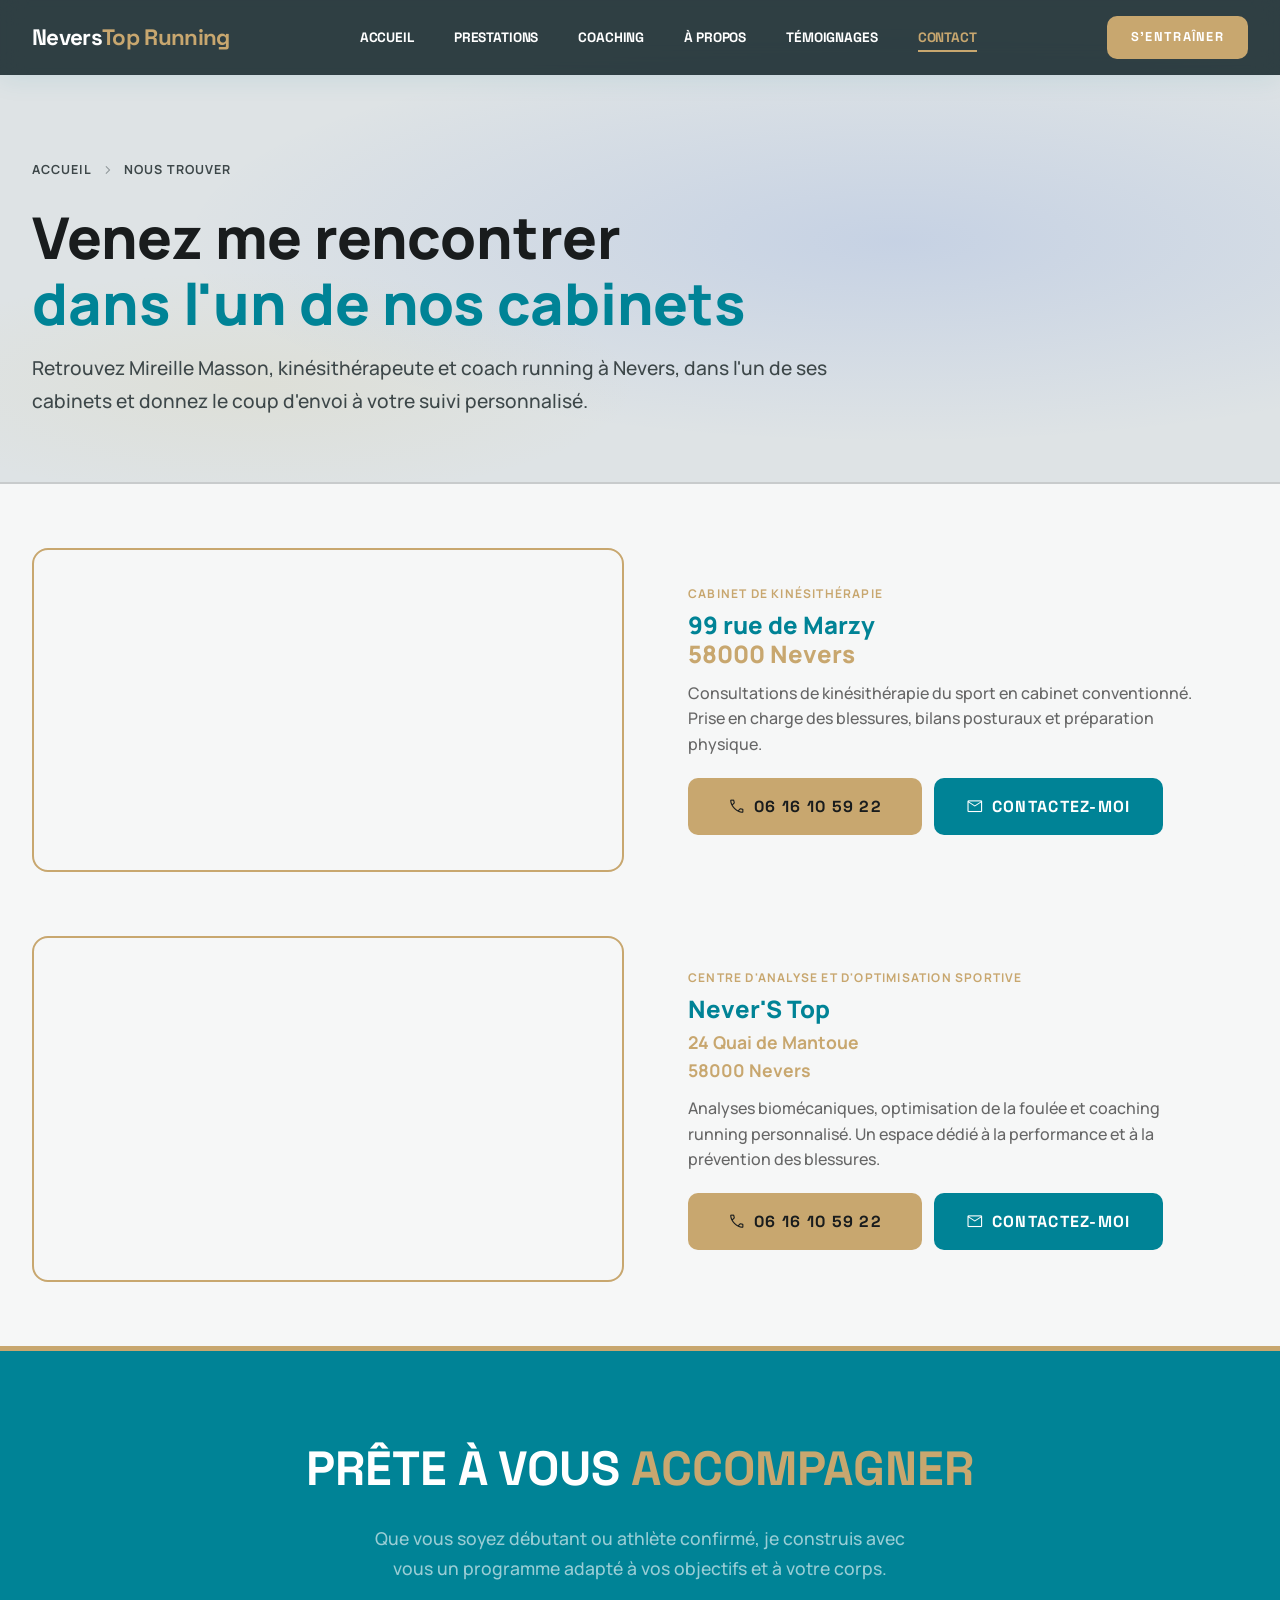
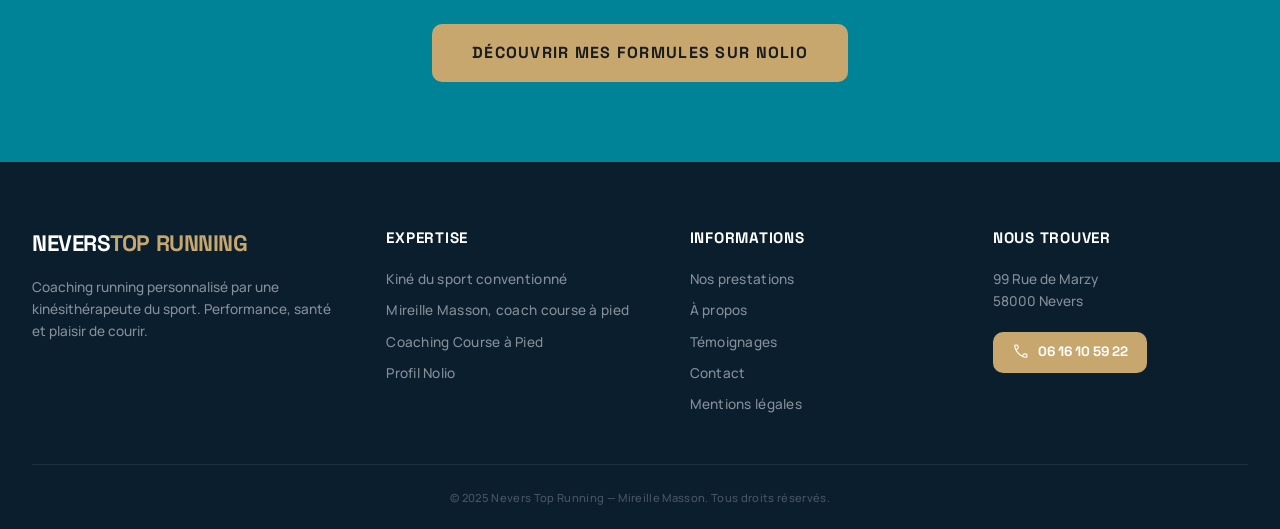
<file: contact.html>
<!DOCTYPE html>
<html lang="fr">

<head>
  <!-- Google Tag Manager -->
  <script>(function (w, d, s, l, i) {
      w[l] = w[l] || []; w[l].push({
        'gtm.start':
          new Date().getTime(), event: 'gtm.js'
      }); var f = d.getElementsByTagName(s)[0],
        j = d.createElement(s), dl = l != 'dataLayer' ? '&l=' + l : ''; j.async = true; j.src =
          'https://www.googletagmanager.com/gtm.js?id=' + i + dl; f.parentNode.insertBefore(j, f);
    })(window, document, 'script', 'dataLayer', 'GTM-WPGZCB6M');</script>
  <!-- End Google Tag Manager -->

  <meta charset="utf-8">
  <meta name="viewport" content="width=device-width, initial-scale=1.0">
  <title>Mireille Masson — Coach Course à Pied & Kiné du Sport à Nevers</title>
  <meta name="description"
    content="Découvrez le parcours de Mireille Masson, kinésithérapeute du sport et coach running à Nevers. 15 ans d'expérience au service de vos objectifs.">
  <meta name="robots" content="index, follow">

  <!-- Feuilles de style -->
  <link rel="stylesheet" href="assets/css/fonts.css">
  <link rel="stylesheet" href="assets/css/main.css">
  <link rel="stylesheet" href="assets/css/coach.css">
</head>

<body>
  <!-- Google Tag Manager (noscript) -->
  <noscript><iframe src="https://www.googletagmanager.com/ns.html?id=GTM-WPGZCB6M" height="0" width="0"
      style="display:none;visibility:hidden"></iframe></noscript>
  <!-- End Google Tag Manager (noscript) -->
  <!-- Nav -->
  <nav class="nav" id="nav">
    <div class="nav__inner">
      <a href="index.html" class="nav__logo">Nevers<span class="nav__logo-accent">Top&nbsp;Running</span></a>
      <div class="nav__links">
        <a href="index.html" class="nav__link">Accueil</a>
        <a href="index.html#prestations" class="nav__link">Prestations</a>
        <a href="coaching-course-a-pied.html" class="nav__link">Coaching</a>
        <a href="coach-running.html" class="nav__link">À Propos</a>
        <a href="temoignages.html" class="nav__link">Témoignages</a>
        <a href="contact.html" class="nav__link active" style="color:var(--tertiary);">Contact</a>
      </div>
      <div class="nav__cta-wrap" style="display:flex;">
        <a href="https://www.nolio.io/coach/masson.mireille40@gmail.com/" target="_blank" rel="noopener"
          class="nav__cta">S'entraîner</a>
      </div>
      <button class="nav__burger" id="burger" aria-label="Menu">
        <span></span><span></span><span></span>
      </button>
    </div>
  </nav>

  <!-- Mobile menu -->
  <div class="nav__mobile" id="mobileMenu">
    <a href="index.html" class="mobile-link">Accueil</a>
    <a href="index.html#prestations" class="mobile-link">Prestations</a>
    <a href="coaching-course-a-pied.html" class="mobile-link">Coaching</a>
    <a href="coach-running.html" class="mobile-link">À Propos</a>
    <a href="temoignages.html" class="mobile-link">Témoignages</a>
    <a href="contact.html" class="mobile-link" style="color:var(--tertiary);">Contact</a>
    <a href="https://www.nolio.io/coach/masson.mireille40@gmail.com/" target="_blank" rel="noopener" class="mobile-link"
      style="color:var(--tertiary);">S'entraîner</a>
  </div>

  <!-- Page Hero -->
  <section class="page-hero">
    <div class="page-hero__bg"></div>
    <div class="container" style="position:relative;z-index:2;">
      <nav class="page-hero__breadcrumb" aria-label="Fil d'Ariane">
        <a href="index.html">Accueil</a>
        <span class="material-symbols-outlined">chevron_right</span>
        <span>Nous trouver</span>
      </nav>
      <h1 class="page-hero__title">Venez me rencontrer<br><span>dans l'un de nos cabinets</span></h1>
      <p class="page-hero__subtitle">Retrouvez Mireille Masson, kinésithérapeute et coach running à Nevers, dans l'un de ses cabinets et donnez le coup d'envoi à votre suivi personnalisé.</p>
    </div>
  </section>



  <!-- Cabinets -->
  <section style="padding:4rem 0;">
    <div class="container" style="display:flex;flex-direction:column;gap:4rem;">

      <!-- Cabinet 1 : Kiné -->
      <div style="display:grid;grid-template-columns:1fr 1fr;gap:2rem;align-items:stretch;">
        <div style="border-radius:16px;overflow:hidden;min-height:320px;border:2px solid var(--tertiary);">
          <iframe
            src="https://www.google.com/maps/embed?pb=!1m18!1m12!1m3!1d2736.0!2d3.1585!3d46.9894!2m3!1f0!2f0!3f0!3m2!1i1024!2i768!4f13.1!3m3!1m2!1s0x47f2f5b6c8e1a0b1%3A0x1!2s99+Rue+de+Marzy%2C+58000+Nevers!5e0!3m2!1sfr!2sfr!4v1"
            width="100%" height="100%" style="border:0;min-height:320px;display:block;" allowfullscreen=""
            loading="lazy" referrerpolicy="no-referrer-when-downgrade" title="Cabinet de kiné — 99 rue de Marzy, Nevers">
          </iframe>
        </div>
        <div style="display:flex;flex-direction:column;justify-content:center;gap:1.25rem;padding:2rem;background:var(--surface, #f9f9f9);border-radius:16px;">
          <div>
            <p style="font-size:.75rem;font-weight:700;text-transform:uppercase;letter-spacing:.1em;color:var(--tertiary);margin:0 0 .5rem;">Cabinet de kinésithérapie</p>
            <h2 style="font-size:1.5rem;font-weight:800;margin:0 0 .75rem;line-height:1.2;">99 rue de Marzy<br><span style="color:var(--tertiary);">58000 Nevers</span></h2>
            <p style="margin:0;color:var(--text-muted, #666);line-height:1.6;">Consultations de kinésithérapie du sport en cabinet conventionné. Prise en charge des blessures, bilans posturaux et préparation physique.</p>
          </div>
          <div style="display:flex;flex-wrap:wrap;gap:.75rem;">
            <a href="tel:+33616105922" class="btn-primary" style="display:inline-flex;align-items:center;gap:.5rem;">
              <span class="material-symbols-outlined" style="font-size:1.1rem;">phone</span> 06 16 10 59 22
            </a>
            <a href="mailto:masson.mireille40@gmail.com" class="btn-secondary" style="display:inline-flex;align-items:center;gap:.5rem;">
              <span class="material-symbols-outlined" style="font-size:1.1rem;">mail</span> Contactez-moi
            </a>
          </div>
        </div>
      </div>

      <!-- Cabinet 2 : Never'S Top -->
      <div style="display:grid;grid-template-columns:1fr 1fr;gap:2rem;align-items:stretch;">
        <div style="border-radius:16px;overflow:hidden;min-height:320px;border:2px solid var(--tertiary);">
          <iframe
            src="https://www.google.com/maps/embed?pb=!1m18!1m12!1m3!1d2736.0!2d3.1621!3d46.9891!2m3!1f0!2f0!3f0!3m2!1i1024!2i768!4f13.1!3m3!1m2!1s0x47f2f5b6c8e1a0b2%3A0x2!2s24+Quai+de+Mantoue%2C+58000+Nevers!5e0!3m2!1sfr!2sfr!4v1"
            width="100%" height="100%" style="border:0;min-height:320px;display:block;" allowfullscreen=""
            loading="lazy" referrerpolicy="no-referrer-when-downgrade" title="Never'S Top — 24 Quai de Mantoue, Nevers">
          </iframe>
        </div>
        <div style="display:flex;flex-direction:column;justify-content:center;gap:1.25rem;padding:2rem;background:var(--surface, #f9f9f9);border-radius:16px;">
          <div>
            <p style="font-size:.75rem;font-weight:700;text-transform:uppercase;letter-spacing:.1em;color:var(--tertiary);margin:0 0 .5rem;">Centre d'analyse et d'optimisation sportive</p>
            <h2 style="font-size:1.5rem;font-weight:800;margin:0 0 .25rem;line-height:1.2;">Never'S Top</h2>
            <h3 style="font-size:1.1rem;font-weight:600;color:var(--tertiary);margin:0 0 .75rem;">24 Quai de Mantoue<br><span style="color:var(--tertiary);">58000 Nevers</span></h3>
            <p style="margin:0;color:var(--text-muted, #666);line-height:1.6;">Analyses biomécaniques, optimisation de la foulée et coaching running personnalisé. Un espace dédié à la performance et à la prévention des blessures.</p>
          </div>
          <div style="display:flex;flex-wrap:wrap;gap:.75rem;">
            <a href="tel:+33616105922" class="btn-primary" style="display:inline-flex;align-items:center;gap:.5rem;">
              <span class="material-symbols-outlined" style="font-size:1.1rem;">phone</span> 06 16 10 59 22
            </a>
            <a href="mailto:masson.mireille40@gmail.com" class="btn-secondary" style="display:inline-flex;align-items:center;gap:.5rem;">
              <span class="material-symbols-outlined" style="font-size:1.1rem;">mail</span> Contactez-moi
            </a>
          </div>
        </div>
      </div>

    </div>
  </section>

  <!-- CTA -->
  <section class="coach-cta">
    <div class="coach-cta__bg"></div>
    <div class="container" style="position:relative;z-index:2;">
      <h2 class="coach-cta__title">Prête à vous <span>accompagner</span></h2>
      <p class="coach-cta__text">Que vous soyez débutant ou athlète confirmé, je construis avec vous un programme adapté
        à vos objectifs et à votre corps.</p>
      <a href="https://www.nolio.io/coach/masson.mireille40@gmail.com/" target="_blank" rel="noopener"
        class="btn-primary">Découvrir mes formules sur Nolio</a>
    </div>
  </section>

  <!-- Footer -->
  <footer class="footer">
    <div class="footer__grid">
      <div>
        <span class="footer__logo">Nevers<span style="color:var(--tertiary);">Top&nbsp;Running</span></span>
        <p class="footer__tagline">Coaching running personnalisé par une kinésithérapeute du sport. Performance, santé
          et plaisir de courir.</p>
      </div>
      <div>
        <h4 class="footer__col-title">Expertise</h4>
        <div class="footer__links">
          <a href="coach-running.html" class="footer__link">Kiné du sport conventionné</a>
          <a href="coach-running.html" class="footer__link">Mireille Masson, coach course à pied</a>
          <a href="coaching-course-a-pied.html" class="footer__link">Coaching Course à Pied</a>
          <a href="https://www.nolio.io/coach/masson.mireille40@gmail.com/" target="_blank" rel="noopener"
            class="footer__link">Profil Nolio</a>
        </div>
      </div>
      <div>
        <h4 class="footer__col-title">Informations</h4>
        <div class="footer__links">
          <a href="coaching-course-a-pied.html" class="footer__link">Nos prestations</a>
          <a href="coach-running.html" class="footer__link">À propos</a>
          <a href="temoignages.html" class="footer__link">Témoignages</a>
          <a href="index.html#contact" class="footer__link">Contact</a>
          <a href="mentions-legales.html" class="footer__link">Mentions légales</a>
        </div>
      </div>
      <div>
        <h4 class="footer__col-title">Nous trouver</h4>
        <address class="footer__address">99 Rue de Marzy<br>58000 Nevers</address>
        <a href="tel:+33616105922" class="footer__phone">
          <span class="material-symbols-outlined">phone</span> 06 16 10 59 22
        </a>
      </div>
    </div>
    <div class="footer__bottom">
      <span class="footer__copy">© 2025 Nevers Top Running — Mireille Masson. Tous droits réservés.</span>
    </div>
  </footer>

  <!-- Scripts -->
  <script src="assets/js/main.js" defer></script>
  <script src="assets/js/coach.js" defer></script>
</body>

</html>
</file>
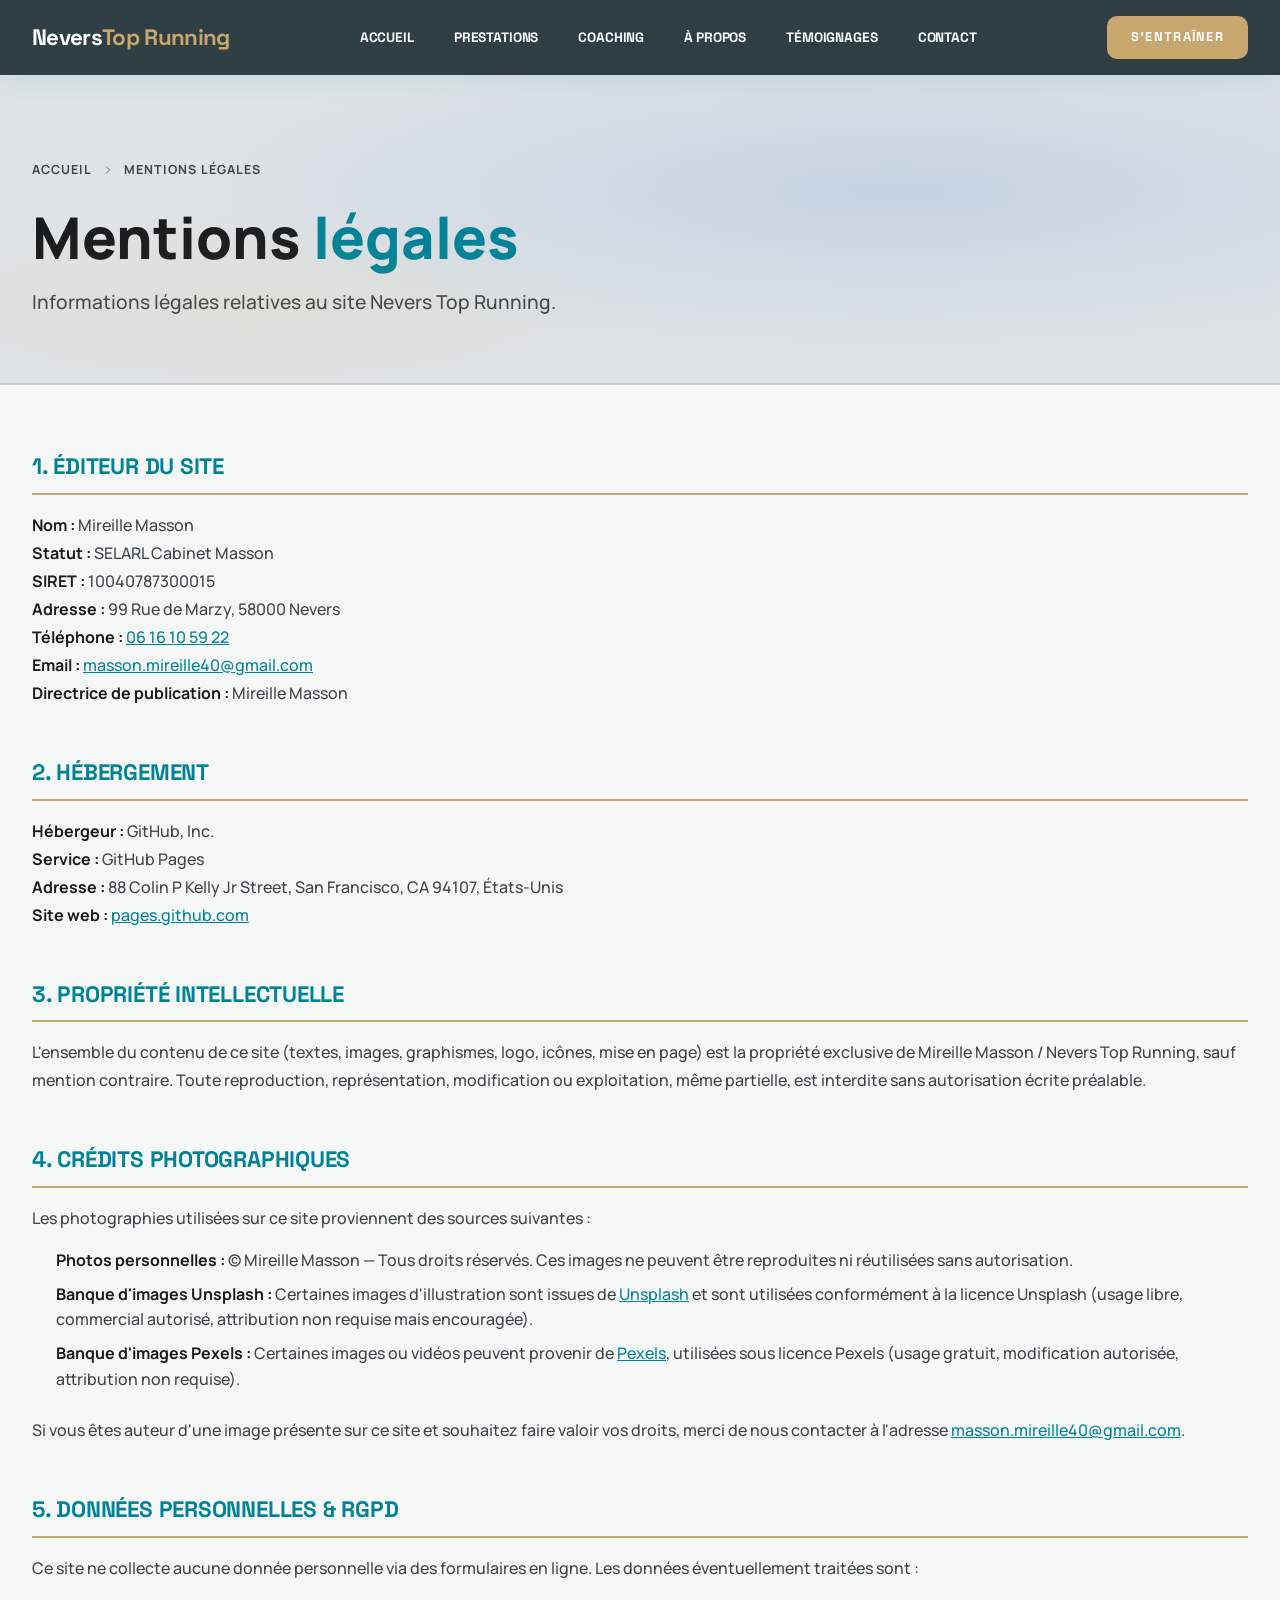
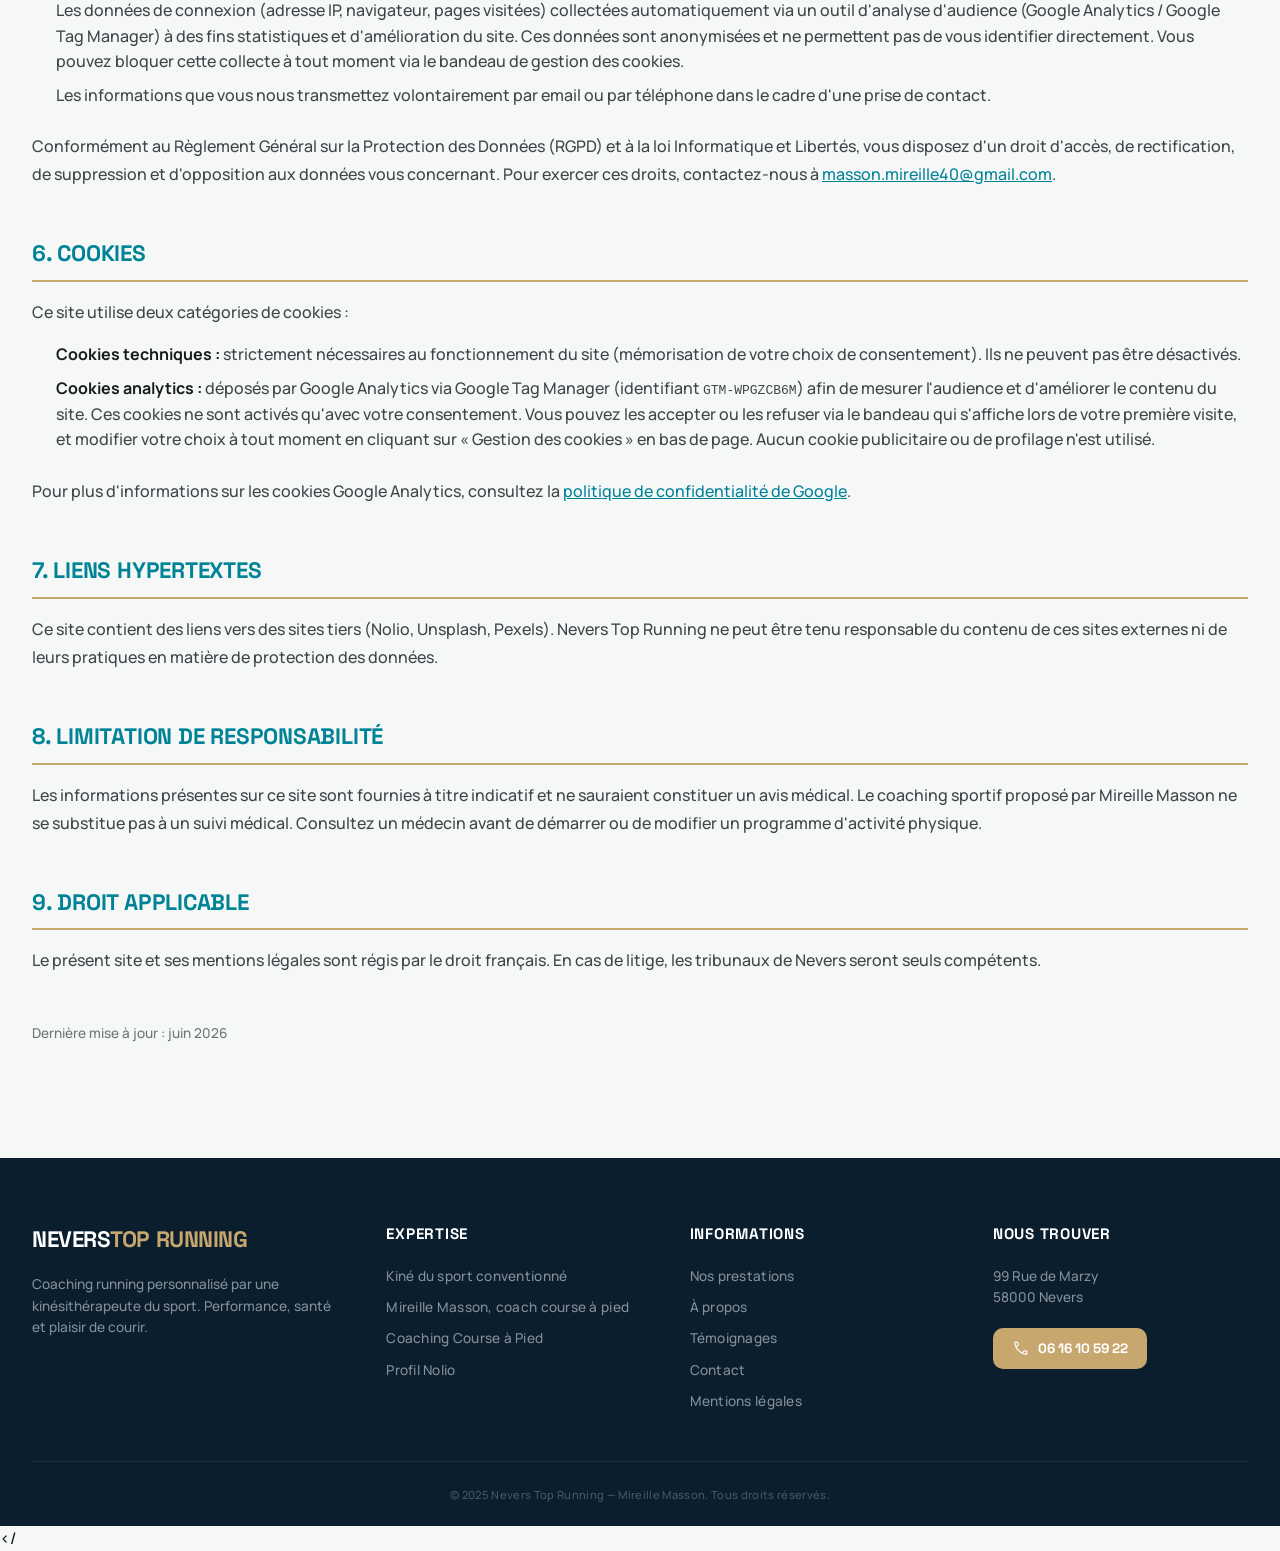
<file: mentions-legales.html>
<!DOCTYPE html>
<html lang="fr">

<head>
  <!-- Google Tag Manager -->
  <script>(function (w, d, s, l, i) {
      w[l] = w[l] || []; w[l].push({
        'gtm.start':
          new Date().getTime(), event: 'gtm.js'
      }); var f = d.getElementsByTagName(s)[0],
        j = d.createElement(s), dl = l != 'dataLayer' ? '&l=' + l : ''; j.async = true; j.src =
          'https://www.googletagmanager.com/gtm.js?id=' + i + dl; f.parentNode.insertBefore(j, f);
    })(window, document, 'script', 'dataLayer', 'GTM-WPGZCB6M');</script>
  <!-- End Google Tag Manager -->

  <meta charset="utf-8">
  <meta name="viewport" content="width=device-width, initial-scale=1.0">
  <title>Mentions Légales — Nevers Top Running</title>
  <meta name="description"
    content="Mentions légales du site Nevers Top Running — Mireille Masson, coaching running et kinésithérapie du sport à Nevers.">
  <meta name="robots" content="noindex, follow">

  <!-- Feuilles de style -->
  <link rel="stylesheet" href="assets/css/fonts.css">
  <link rel="stylesheet" href="assets/css/main.css">
  <link rel="stylesheet" href="assets/css/mentions.css">
</head>

<body>
  <!-- Google Tag Manager (noscript) -->
  <noscript><iframe src="https://www.googletagmanager.com/ns.html?id=GTM-WPGZCB6M" height="0" width="0"
      style="display:none;visibility:hidden"></iframe></noscript>
  <!-- End Google Tag Manager (noscript) -->
  <!-- Nav -->
  <nav class="nav" id="nav">
    <div class="nav__inner">
      <a href="index.html" class="nav__logo">Nevers<span class="nav__logo-accent">Top&nbsp;Running</span></a>
      <div class="nav__links">
        <a href="index.html" class="nav__link">Accueil</a>
        <a href="index.html#prestations" class="nav__link">Prestations</a>
        <a href="coaching-course-a-pied.html" class="nav__link">Coaching</a>
        <a href="coach-running.html" class="nav__link">À Propos</a>
        <a href="temoignages.html" class="nav__link">Témoignages</a>
        <a href="contact.html" class="nav__link">Contact</a>
      </div>
      <div class="nav__cta-wrap" style="display:flex;">
        <a href="https://www.nolio.io/coach/masson.mireille40@gmail.com/" target="_blank" rel="noopener"
          class="nav__cta">S'entraîner</a>
      </div>
      <button class="nav__burger" id="burger" aria-label="Menu">
        <span></span><span></span><span></span>
      </button>
    </div>
  </nav>

  <!-- Mobile menu -->
  <div class="nav__mobile" id="mobileMenu">
    <a href="index.html" class="mobile-link">Accueil</a>
    <a href="index.html#prestations" class="mobile-link">Prestations</a>
    <a href="coaching-course-a-pied.html" class="mobile-link">Coaching</a>
    <a href="coach-running.html" class="mobile-link">À Propos</a>
    <a href="temoignages.html" class="mobile-link">Témoignages</a>
    <a href="contact.html" class="mobile-link">Contact</a>
    <a href="https://www.nolio.io/coach/masson.mireille40@gmail.com/" target="_blank" rel="noopener" class="mobile-link"
      style="color:var(--tertiary);">S'entraîner</a>
  </div>

  <!-- Page Hero -->
  <section class="page-hero">
    <div class="page-hero__bg"></div>
    <div class="container">
      <nav class="page-hero__breadcrumb" aria-label="Fil d'Ariane">
        <a href="index.html">Accueil</a>
        <span class="material-symbols-outlined">chevron_right</span>
        <span>Mentions légales</span>
      </nav>
      <h1 class="page-hero__title">Mentions <span>légales</span></h1>
      <p class="page-hero__subtitle">Informations légales relatives au site Nevers Top Running.</p>
    </div>
  </section>

  <!-- Legal Content -->
  <section class="legal">
    <div class="container">

      <h2>1. Éditeur du site</h2>
      <p>
        <strong>Nom :</strong> Mireille Masson<br>
        <strong>Statut :</strong> SELARL Cabinet Masson<br>
        <strong>SIRET :</strong> 10040787300015<br>
        <strong>Adresse :</strong> 99 Rue de Marzy, 58000 Nevers<br>
        <strong>Téléphone :</strong> <a href="tel:+33616105922">06 16 10 59 22</a><br>
        <strong>Email :</strong> <a href="mailto:masson.mireille40@gmail.com">masson.mireille40@gmail.com</a><br>
        <strong>Directrice de publication :</strong> Mireille Masson
      </p>

      <h2>2. Hébergement</h2>
      <p>
        <strong>Hébergeur :</strong> GitHub, Inc.<br>
        <strong>Service :</strong> GitHub Pages<br>
        <strong>Adresse :</strong> 88 Colin P Kelly Jr Street, San Francisco, CA 94107, États-Unis<br>
        <strong>Site web :</strong> <a href="https://pages.github.com" target="_blank" rel="noopener">pages.github.com</a>
      </p>

      <h2>3. Propriété intellectuelle</h2>
      <p>L'ensemble du contenu de ce site (textes, images, graphismes, logo, icônes, mise en page) est la propriété
        exclusive de Mireille Masson / Nevers Top Running, sauf mention contraire. Toute reproduction, représentation,
        modification ou exploitation, même partielle, est interdite sans autorisation écrite préalable.</p>

      <h2>4. Crédits photographiques</h2>
      <p>Les photographies utilisées sur ce site proviennent des sources suivantes :</p>
      <ul>
        <li><strong>Photos personnelles :</strong> © Mireille Masson — Tous droits réservés. Ces images ne peuvent être
          reproduites ni réutilisées sans autorisation.</li>
        <li><strong>Banque d'images Unsplash :</strong> Certaines images d'illustration sont issues de <a
            href="https://unsplash.com" target="_blank" rel="noopener">Unsplash</a> et sont utilisées conformément à la
          licence Unsplash (usage libre, commercial autorisé, attribution non requise mais encouragée).</li>
        <li><strong>Banque d'images Pexels :</strong> Certaines images ou vidéos peuvent provenir de <a
            href="https://www.pexels.com" target="_blank" rel="noopener">Pexels</a>, utilisées sous licence Pexels
          (usage gratuit, modification autorisée, attribution non requise).</li>
      </ul>
      <p>Si vous êtes auteur d'une image présente sur ce site et souhaitez faire valoir vos droits, merci de nous
        contacter à l'adresse <a href="mailto:masson.mireille40@gmail.com">masson.mireille40@gmail.com</a>.</p>

      <h2>5. Données personnelles & RGPD</h2>
      <p>Ce site ne collecte aucune donnée personnelle via des formulaires en ligne. Les données éventuellement
        traitées sont :</p>
      <ul>
        <li>Les données de connexion (adresse IP, navigateur, pages visitées) collectées automatiquement via un outil
          d'analyse d'audience (Google Analytics / Google Tag Manager) à des fins statistiques et d'amélioration du
          site. Ces données sont anonymisées et ne permettent pas de vous identifier directement. Vous pouvez bloquer
          cette collecte à tout moment via le bandeau de gestion des cookies.</li>
        <li>Les informations que vous nous transmettez volontairement par email ou par téléphone dans le cadre d'une
          prise de contact.</li>
      </ul>
      <p>Conformément au Règlement Général sur la Protection des Données (RGPD) et à la loi Informatique et Libertés,
        vous disposez d'un droit d'accès, de rectification, de suppression et d'opposition aux données vous concernant.
        Pour exercer ces droits, contactez-nous à <a
          href="mailto:masson.mireille40@gmail.com">masson.mireille40@gmail.com</a>.</p>

      <h2>6. Cookies</h2>
      <p>Ce site utilise deux catégories de cookies :</p>
      <ul>
        <li><strong>Cookies techniques :</strong> strictement nécessaires au fonctionnement du site (mémorisation de
          votre choix de consentement). Ils ne peuvent pas être désactivés.</li>
        <li><strong>Cookies analytics :</strong> déposés par Google Analytics via Google Tag Manager (identifiant
          <code>GTM-WPGZCB6M</code>) afin de mesurer l'audience et d'améliorer le contenu du site. Ces cookies ne sont
          activés qu'avec votre consentement. Vous pouvez les accepter ou les refuser via le bandeau qui s'affiche lors
          de votre première visite, et modifier votre choix à tout moment en cliquant sur « Gestion des cookies » en
          bas de page. Aucun cookie publicitaire ou de profilage n'est utilisé.</li>
      </ul>
      <p>Pour plus d'informations sur les cookies Google Analytics, consultez la <a
          href="https://policies.google.com/privacy" target="_blank" rel="noopener">politique de confidentialité de
          Google</a>.</p>

      <h2>7. Liens hypertextes</h2>
      <p>Ce site contient des liens vers des sites tiers (Nolio, Unsplash, Pexels). Nevers Top Running ne peut être tenu
        responsable du contenu de ces sites externes ni de leurs pratiques en matière de protection des données.</p>

      <h2>8. Limitation de responsabilité</h2>
      <p>Les informations présentes sur ce site sont fournies à titre indicatif et ne sauraient constituer un avis
        médical. Le coaching sportif proposé par Mireille Masson ne se substitue pas à un suivi médical. Consultez un
        médecin avant de démarrer ou de modifier un programme d'activité physique.</p>

      <h2>9. Droit applicable</h2>
      <p>Le présent site et ses mentions légales sont régis par le droit français. En cas de litige, les tribunaux de
        Nevers seront seuls compétents.</p>

      <p style="margin-top:3rem;font-size:0.85rem;color:var(--outline);">Dernière mise à jour : juin 2026</p>

    </div>
  </section>

  <!-- Footer -->
  <footer class="footer">
    <div class="footer__grid">
      <div>
        <span class="footer__logo">Nevers<span style="color:var(--tertiary);">Top&nbsp;Running</span></span>
        <p class="footer__tagline">Coaching running personnalisé par une kinésithérapeute du sport. Performance, santé
          et plaisir de courir.</p>
      </div>
      <div>
        <h4 class="footer__col-title">Expertise</h4>
        <div class="footer__links">
          <a href="coach-running.html" class="footer__link">Kiné du sport conventionné</a>
          <a href="coach-running.html" class="footer__link">Mireille Masson, coach course à pied</a>
          <a href="coaching-course-a-pied.html" class="footer__link">Coaching Course à Pied</a>
          <a href="https://www.nolio.io/coach/masson.mireille40@gmail.com/" target="_blank" rel="noopener"
            class="footer__link">Profil Nolio</a>
        </div>
      </div>
      <div>
        <h4 class="footer__col-title">Informations</h4>
        <div class="footer__links">
          <a href="coaching-course-a-pied.html" class="footer__link">Nos prestations</a>
          <a href="coach-running.html" class="footer__link">À propos</a>
          <a href="temoignages.html" class="footer__link">Témoignages</a>
          <a href="index.html#contact" class="footer__link">Contact</a>
          <a href="mentions-legales.html" class="footer__link">Mentions légales</a>
        </div>
      </div>
      <div>
        <h4 class="footer__col-title">Nous trouver</h4>
        <address class="footer__address">99 Rue de Marzy<br>58000 Nevers</address>
        <a href="tel:+33616105922" class="footer__phone">
          <span class="material-symbols-outlined">phone</span> 06 16 10 59 22
        </a>
      </div>
    </div>
    <div class="footer__bottom">
      <span class="footer__copy">© 2025 Nevers Top Running — Mireille Masson. Tous droits réservés.</span>
    </div>
  </footer>


  <!-- Scripts -->
  <script src="assets/js/main.js" defer></script>
</body>

</
</file>
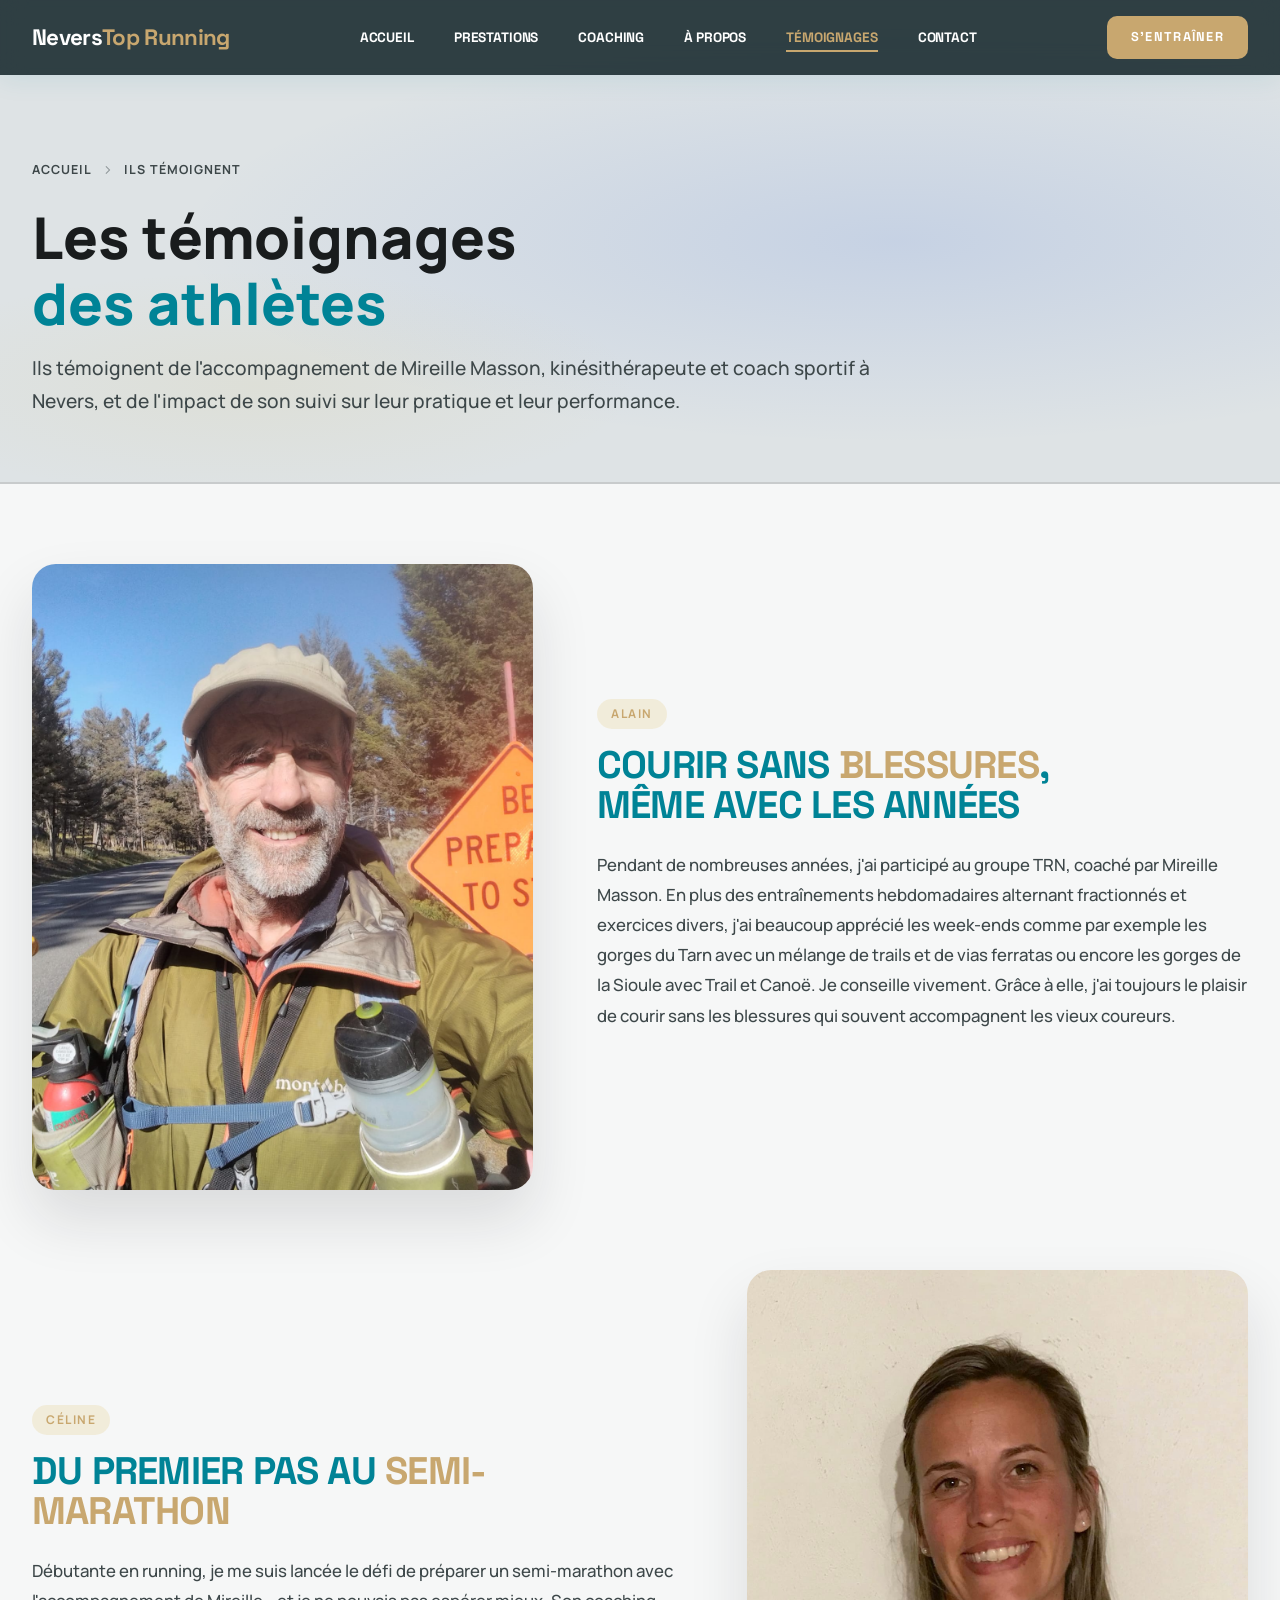
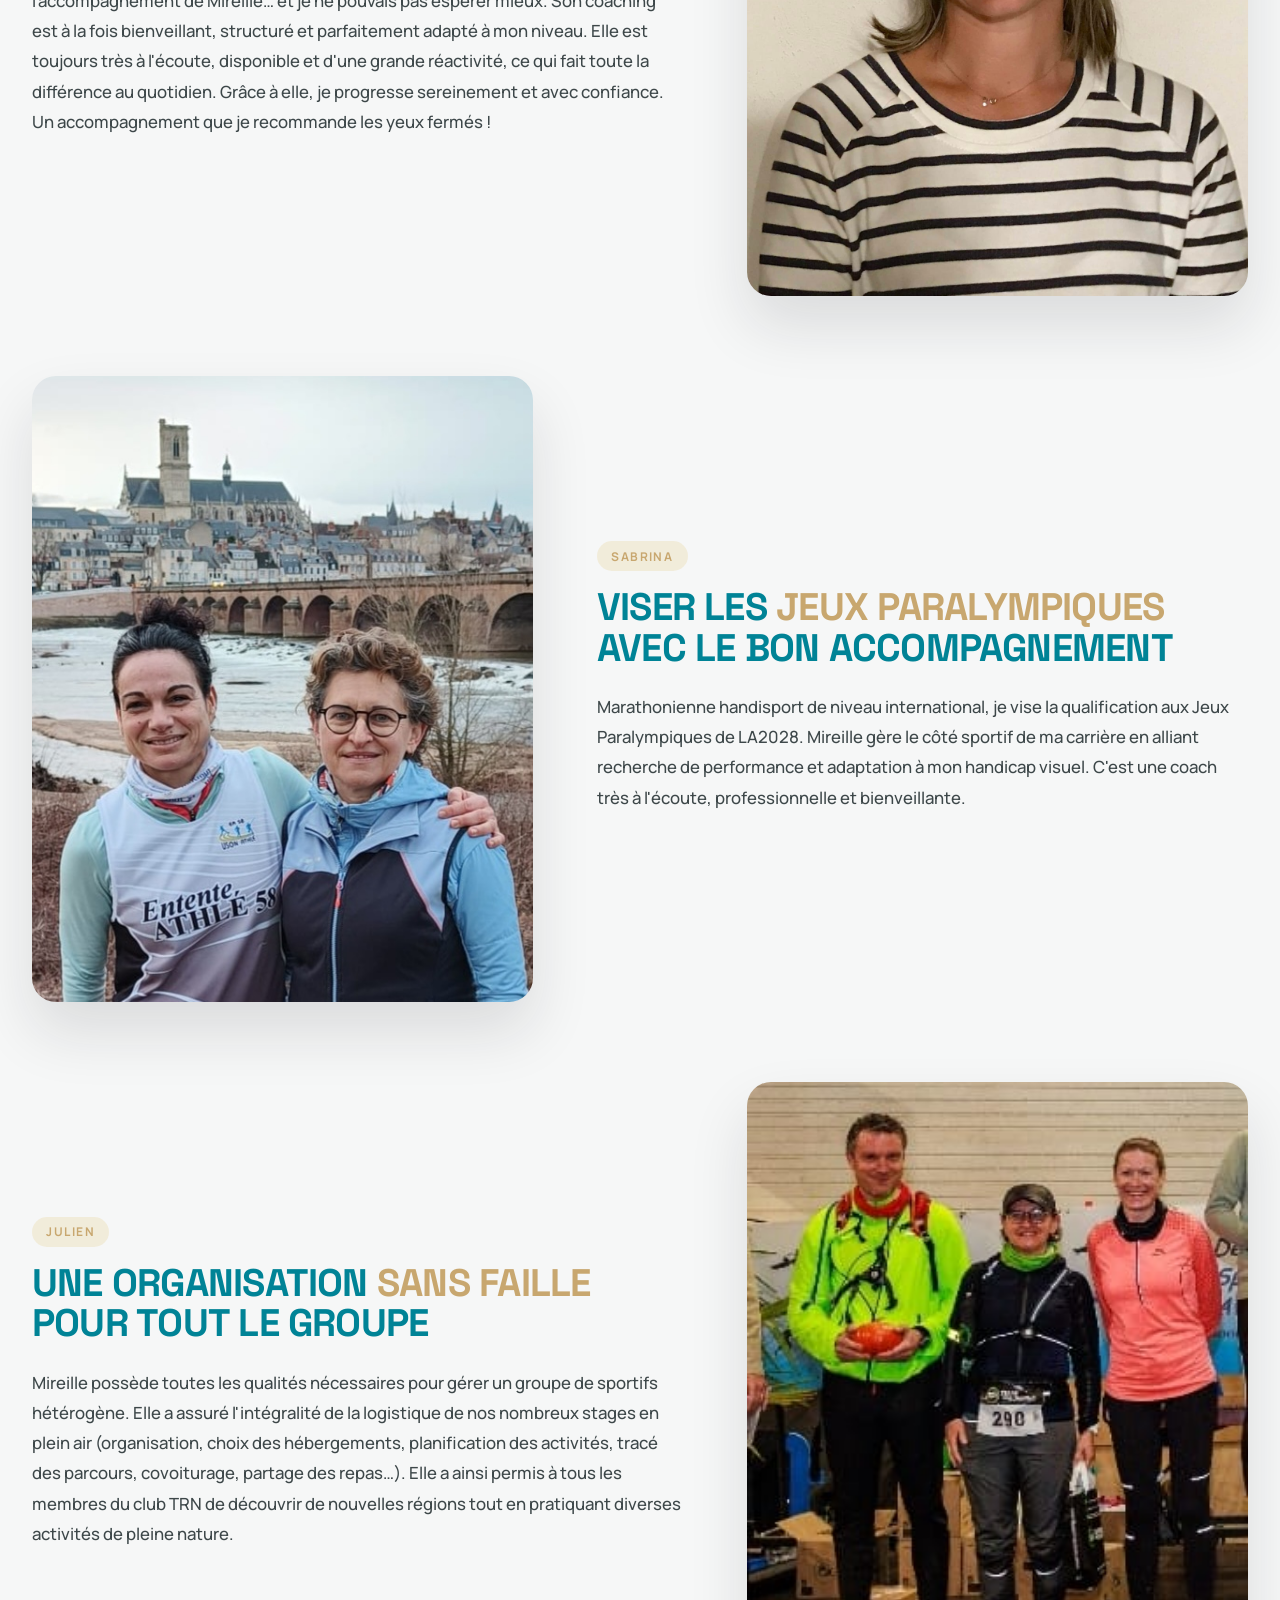
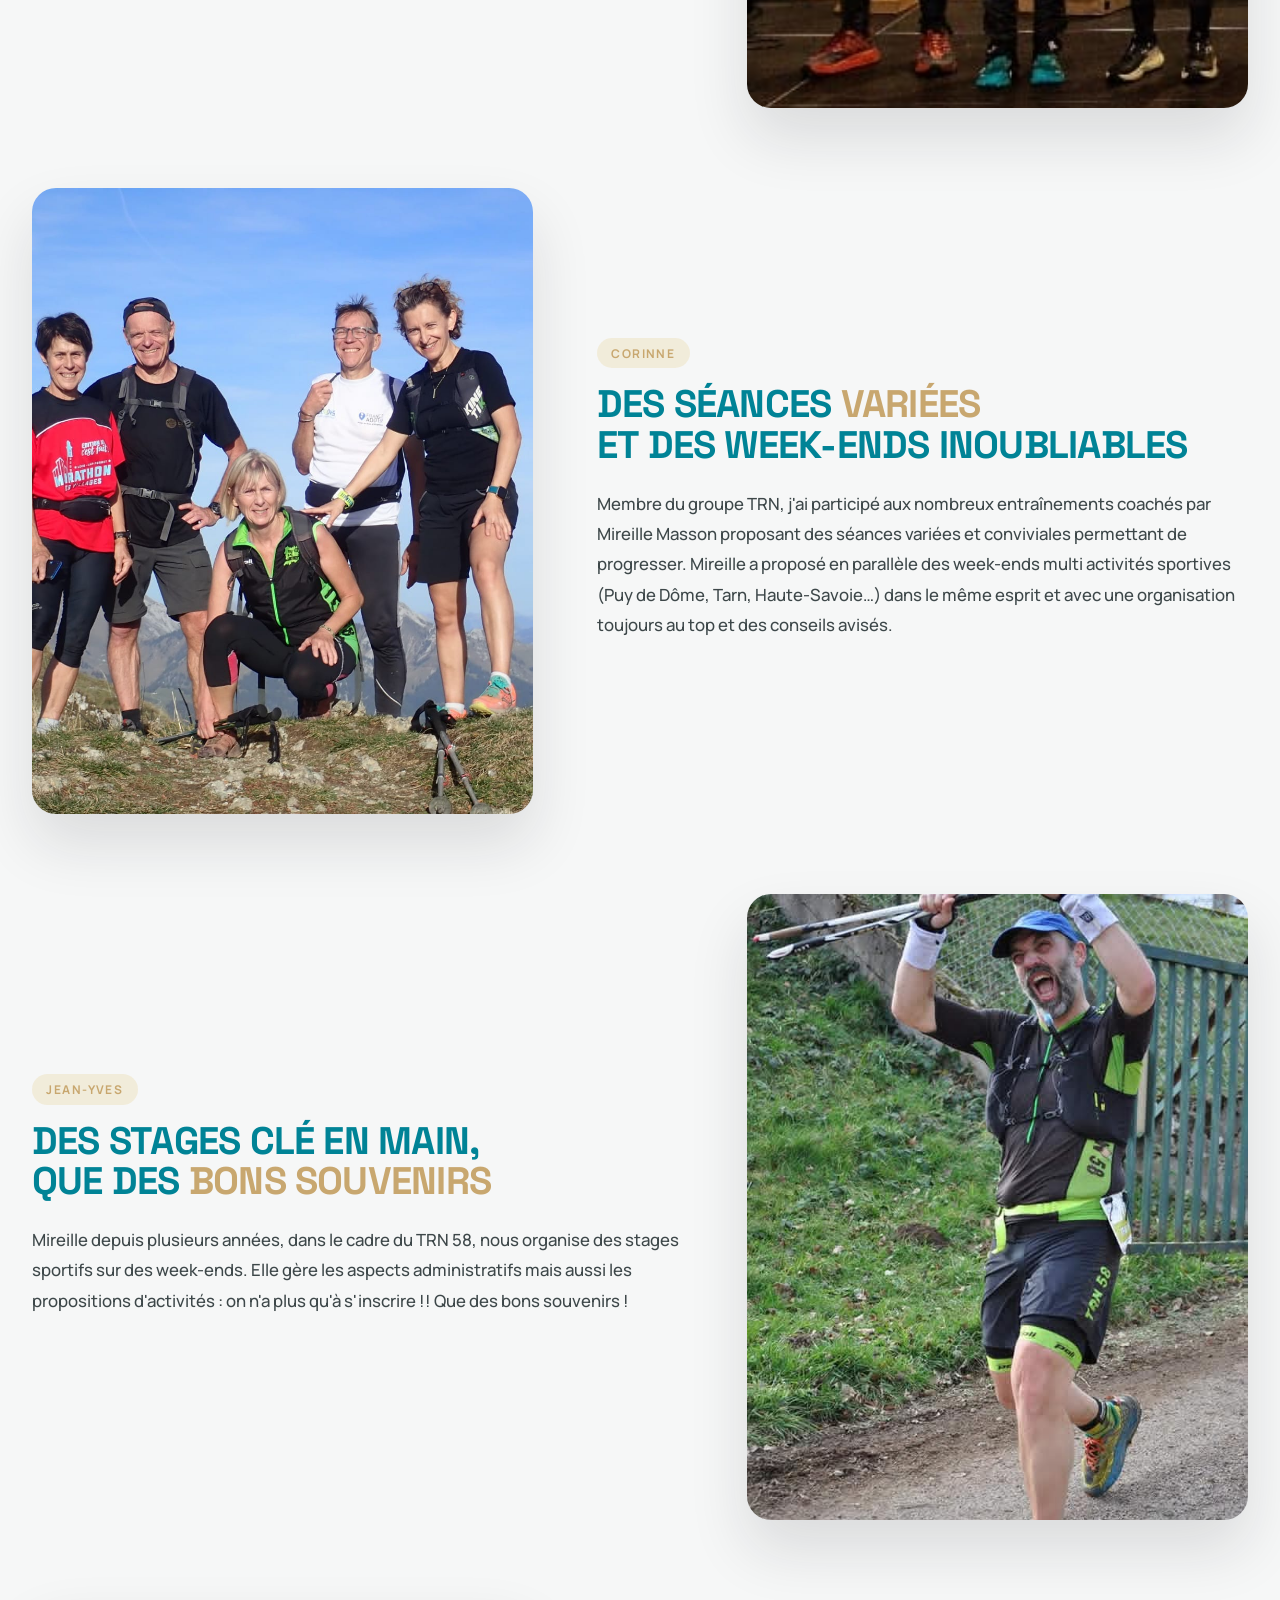
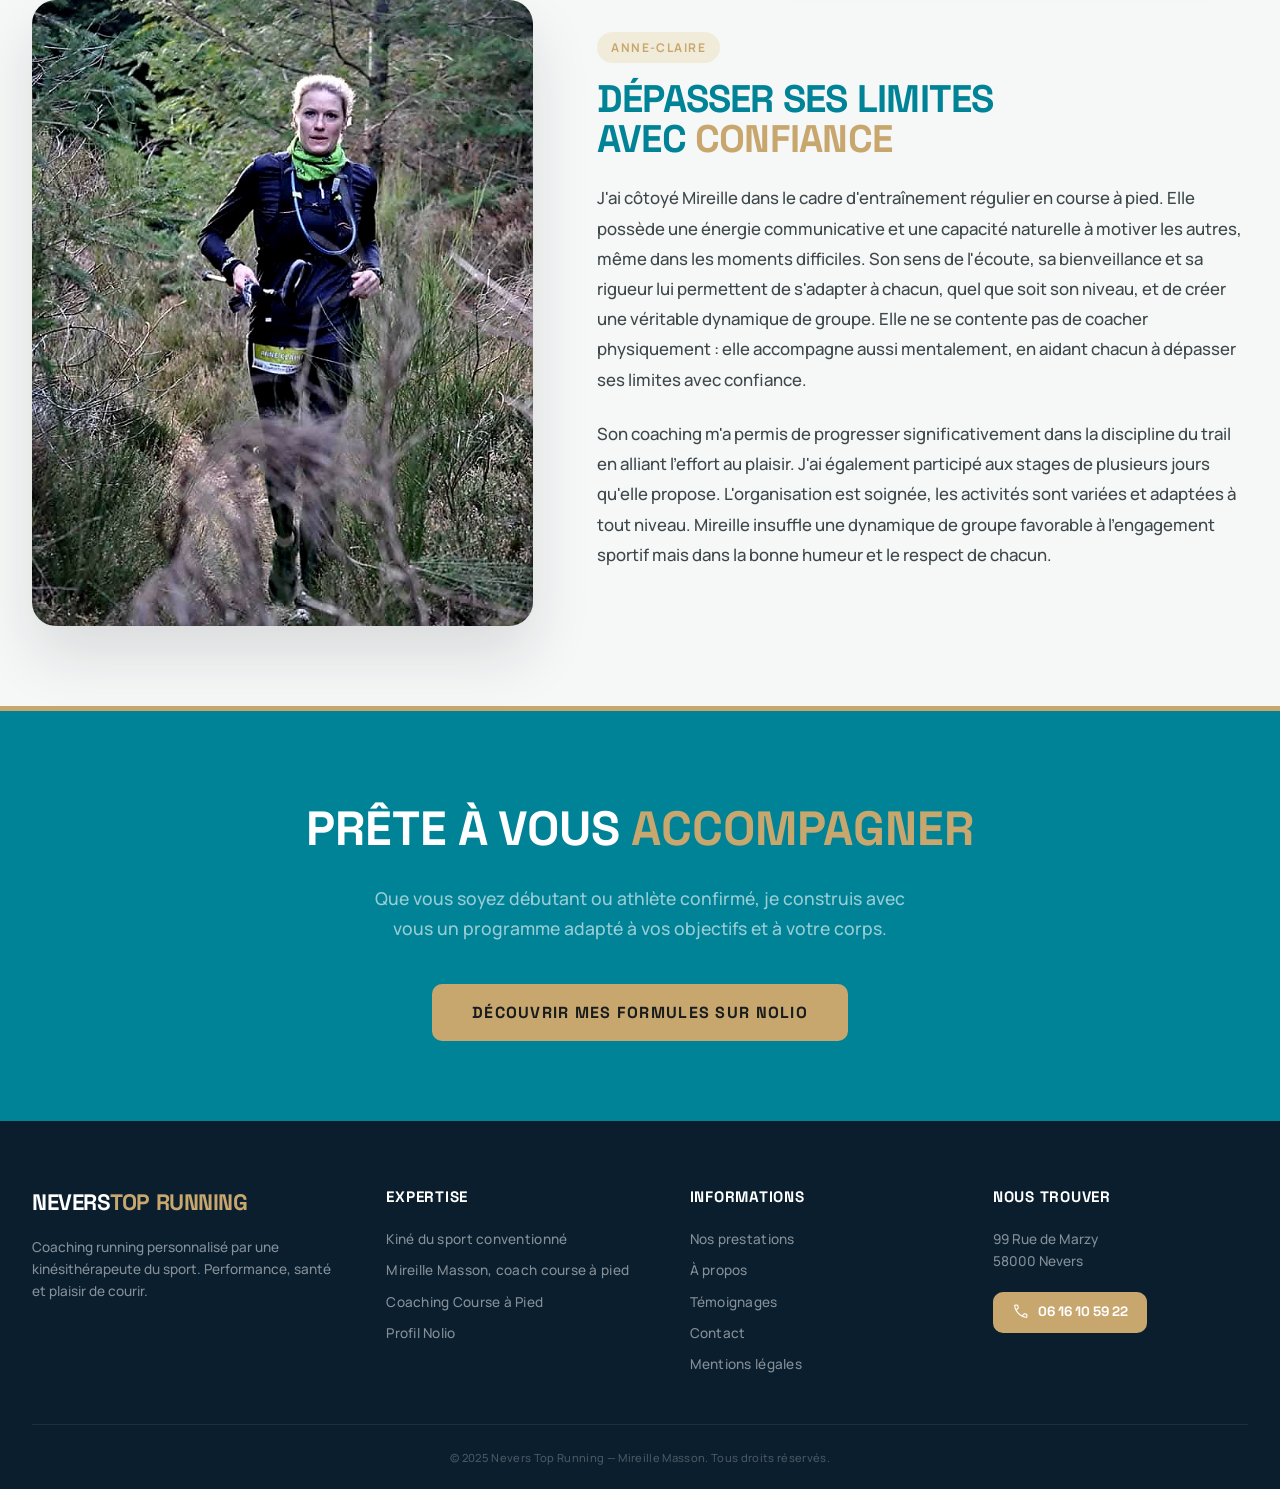
<file: temoignages.html>
<!DOCTYPE html>
<html lang="fr">

<head>
  <!-- Google Tag Manager -->
  <script>(function (w, d, s, l, i) {
      w[l] = w[l] || []; w[l].push({
        'gtm.start':
          new Date().getTime(), event: 'gtm.js'
      }); var f = d.getElementsByTagName(s)[0],
        j = d.createElement(s), dl = l != 'dataLayer' ? '&l=' + l : ''; j.async = true; j.src =
          'https://www.googletagmanager.com/gtm.js?id=' + i + dl; f.parentNode.insertBefore(j, f);
    })(window, document, 'script', 'dataLayer', 'GTM-WPGZCB6M');</script>
  <!-- End Google Tag Manager -->

  <meta charset="utf-8">
  <meta name="viewport" content="width=device-width, initial-scale=1.0">
  <title>Mireille Masson — Coach Course à Pied & Kiné du Sport à Nevers</title>
  <meta name="description"
    content="Découvrez le parcours de Mireille Masson, kinésithérapeute du sport et coach running à Nevers. 15 ans d'expérience au service de vos objectifs.">
  <meta name="robots" content="index, follow">

  <!-- Feuilles de style -->
  <link rel="stylesheet" href="assets/css/fonts.css">
  <link rel="stylesheet" href="assets/css/main.css">
  <link rel="stylesheet" href="assets/css/coach.css">
</head>

<body>
  <!-- Google Tag Manager (noscript) -->
  <noscript><iframe src="https://www.googletagmanager.com/ns.html?id=GTM-WPGZCB6M" height="0" width="0"
      style="display:none;visibility:hidden"></iframe></noscript>
  <!-- End Google Tag Manager (noscript) -->
  <!-- Nav -->
  <nav class="nav" id="nav">
    <div class="nav__inner">
      <a href="index.html" class="nav__logo">Nevers<span class="nav__logo-accent">Top&nbsp;Running</span></a>
      <div class="nav__links">
        <a href="index.html" class="nav__link">Accueil</a>
        <a href="index.html#prestations" class="nav__link">Prestations</a>
        <a href="coaching-course-a-pied.html" class="nav__link">Coaching</a>
        <a href="coach-running.html" class="nav__link">À Propos</a>
        <a href="temoignages.html" class="nav__link active" style="color:var(--tertiary);">Témoignages</a>
        <a href="contact.html" class="nav__link">Contact</a>
      </div>
      <div class="nav__cta-wrap" style="display:flex;">
        <a href="https://www.nolio.io/coach/masson.mireille40@gmail.com/" target="_blank" rel="noopener"
          class="nav__cta">S'entraîner</a>
      </div>
      <button class="nav__burger" id="burger" aria-label="Menu">
        <span></span><span></span><span></span>
      </button>
    </div>
  </nav>

  <!-- Mobile menu -->
  <div class="nav__mobile" id="mobileMenu">
    <a href="index.html" class="mobile-link">Accueil</a>
    <a href="index.html#prestations" class="mobile-link">Prestations</a>
    <a href="coaching-course-a-pied.html" class="mobile-link">Coaching</a>
    <a href="coach-running.html" class="mobile-link">À Propos</a>
    <a href="temoignages.html" class="mobile-link" style="color:var(--tertiary);">Témoignages</a>
    <a href="contact.html" class="mobile-link">Contact</a>
    <a href="https://www.nolio.io/coach/masson.mireille40@gmail.com/" target="_blank" rel="noopener" class="mobile-link"
      style="color:var(--tertiary);">S'entraîner</a>
  </div>

  <!-- Page Hero -->
  <section class="page-hero">
    <div class="page-hero__bg"></div>
    <div class="container" style="position:relative;z-index:2;">
      <nav class="page-hero__breadcrumb" aria-label="Fil d'Ariane">
        <a href="index.html">Accueil</a>
        <span class="material-symbols-outlined">chevron_right</span>
        <span>Ils témoignent</span>
      </nav>
      <h1 class="page-hero__title">Les témoignages<br><span>des athlètes</span></h1>
      <p class="page-hero__subtitle">Ils témoignent de l'accompagnement de Mireille Masson, kinésithérapeute et coach
        sportif à Nevers, et de l'impact de son suivi sur leur pratique et leur performance.</p>
    </div>
  </section>

  <!-- Témoignages -->
  <section class="coach-intro">
    <div class="container">

      <!-- Alain -->
      <div class="coach-intro__grid">
        <div class="coach-intro__img">
          <img src="assets/img/photos/testi_alain.jpeg" alt="Alain, athlète TRN">
        </div>
        <div>
          <span class="coach-intro__label">Alain</span>
          <h2 class="coach-intro__title">Courir sans <span>blessures</span>,<br>même avec les années</h2>
          <p class="coach-intro__text">Pendant de nombreuses années, j'ai participé au groupe TRN, coaché par Mireille
            Masson. En plus des entraînements hebdomadaires alternant fractionnés et exercices divers, j'ai beaucoup
            apprécié les week-ends comme par exemple les gorges du Tarn avec un mélange de trails et de vias ferratas ou
            encore les gorges de la Sioule avec Trail et Canoë. Je conseille vivement. Grâce à elle, j'ai toujours le
            plaisir de courir sans les blessures qui souvent accompagnent les vieux coureurs.</p>
        </div>
      </div>

      <!-- Céline -->
      <div class="coach-intro__grid coach-intro__grid--reverse">
        <div>
          <span class="coach-intro__label">Céline</span>
          <h2 class="coach-intro__title">Du premier pas au <span>semi-marathon</span></h2>
          <p class="coach-intro__text">Débutante en running, je me suis lancée le défi de préparer un semi-marathon avec
            l'accompagnement de Mireille… et je ne pouvais pas espérer mieux. Son coaching est à la fois bienveillant,
            structuré et parfaitement adapté à mon niveau. Elle est toujours très à l'écoute, disponible et d'une grande
            réactivité, ce qui fait toute la différence au quotidien. Grâce à elle, je progresse sereinement et avec
            confiance. Un accompagnement que je recommande les yeux fermés !</p>
        </div>
        <div class="coach-intro__img">
          <img src="assets/img/photos/testi_celine.jpeg" alt="Céline, athlète TRN">
        </div>
      </div>

      <!-- Sabrina -->
      <div class="coach-intro__grid">
        <div class="coach-intro__img">
          <img src="assets/img/photos/testi_sabrina.jpeg" alt="Sabrina, marathonienne handisport">
        </div>
        <div>
          <span class="coach-intro__label">Sabrina</span>
          <h2 class="coach-intro__title">Viser les <span>Jeux Paralympiques</span><br>avec le bon accompagnement</h2>
          <p class="coach-intro__text">Marathonienne handisport de niveau international, je vise la qualification aux
            Jeux Paralympiques de LA2028. Mireille gère le côté sportif de ma carrière en alliant recherche de
            performance et adaptation à mon handicap visuel. C'est une coach très à l'écoute, professionnelle et
            bienveillante.</p>
        </div>
      </div>

      <!-- Julien -->
      <div class="coach-intro__grid coach-intro__grid--reverse">
        <div>
          <span class="coach-intro__label">Julien</span>
          <h2 class="coach-intro__title">Une organisation <span>sans faille</span><br>pour tout le groupe</h2>
          <p class="coach-intro__text">Mireille possède toutes les qualités nécessaires pour gérer un groupe de sportifs
            hétérogène. Elle a assuré l'intégralité de la logistique de nos nombreux stages en plein air (organisation,
            choix des hébergements, planification des activités, tracé des parcours, covoiturage, partage des repas…).
            Elle a ainsi permis à tous les membres du club TRN de découvrir de nouvelles régions tout en pratiquant
            diverses activités de pleine nature.</p>
        </div>
        <div class="coach-intro__img">
          <img src="assets/img/photos/testi_julien.jpeg" alt="Julien, athlète TRN">
        </div>
      </div>

      <!-- Corinne -->
      <div class="coach-intro__grid">
        <div class="coach-intro__img">
          <img src="assets/img/photos/testi_corinne.jpeg" alt="Corinne, membre TRN">
        </div>
        <div>
          <span class="coach-intro__label">Corinne</span>
          <h2 class="coach-intro__title">Des séances <span>variées</span><br>et des week-ends inoubliables</h2>
          <p class="coach-intro__text">Membre du groupe TRN, j'ai participé aux nombreux entraînements coachés par
            Mireille Masson proposant des séances variées et conviviales permettant de progresser. Mireille a proposé en
            parallèle des week-ends multi activités sportives (Puy de Dôme, Tarn, Haute-Savoie…) dans le même esprit et
            avec une organisation toujours au top et des conseils avisés.</p>
        </div>
      </div>

      <!-- Jean-Yves -->
      <div class="coach-intro__grid coach-intro__grid--reverse">
        <div>
          <span class="coach-intro__label">Jean-Yves</span>
          <h2 class="coach-intro__title">Des stages clé en main,<br>que des <span>bons souvenirs</span></h2>
          <p class="coach-intro__text">Mireille depuis plusieurs années, dans le cadre du TRN 58, nous organise des
            stages sportifs sur des week-ends. Elle gère les aspects administratifs mais aussi les propositions
            d'activités : on n'a plus qu'à s'inscrire !! Que des bons souvenirs !</p>
        </div>
        <div class="coach-intro__img">
          <img src="assets/img/photos/testi_jean-yves.jpeg" alt="Jean-Yves, athlète TRN">
        </div>
      </div>

      <!-- Anne-Claire -->
      <div class="coach-intro__grid">
        <div class="coach-intro__img">
          <img src="assets/img/photos/testi_anne-claire.jpeg" alt="Anne-Claire, athlète TRN">
        </div>
        <div>
          <span class="coach-intro__label">Anne-Claire</span>
          <h2 class="coach-intro__title">Dépasser ses limites<br>avec <span>confiance</span></h2>
          <p class="coach-intro__text">J'ai côtoyé Mireille dans le cadre d'entraînement régulier en course à pied. Elle
            possède une énergie communicative et une capacité naturelle à motiver les autres, même dans les moments
            difficiles. Son sens de l'écoute, sa bienveillance et sa rigueur lui permettent de s'adapter à chacun, quel
            que soit son niveau, et de créer une véritable dynamique de groupe. Elle ne se contente pas de coacher
            physiquement : elle accompagne aussi mentalement, en aidant chacun à dépasser ses limites avec confiance.
          </p>
          <p class="coach-intro__text">Son coaching m'a permis de progresser significativement dans la discipline du
            trail en alliant l'effort au plaisir. J'ai également participé aux stages de plusieurs jours qu'elle
            propose. L'organisation est soignée, les activités sont variées et adaptées à tout niveau. Mireille insuffle
            une dynamique de groupe favorable à l'engagement sportif mais dans la bonne humeur et le respect de chacun.
          </p>
        </div>
      </div>

    </div>
  </section>


  <!-- CTA -->
  <section class="coach-cta">
    <div class="coach-cta__bg"></div>
    <div class="container" style="position:relative;z-index:2;">
      <h2 class="coach-cta__title">Prête à vous <span>accompagner</span></h2>
      <p class="coach-cta__text">Que vous soyez débutant ou athlète confirmé, je construis avec vous un programme adapté
        à vos objectifs et à votre corps.</p>
      <a href="https://www.nolio.io/coach/masson.mireille40@gmail.com/" target="_blank" rel="noopener"
        class="btn-primary">Découvrir mes formules sur Nolio</a>
    </div>
  </section>

  <!-- Footer -->
  <footer class="footer">
    <div class="footer__grid">
      <div>
        <span class="footer__logo">Nevers<span style="color:var(--tertiary);">Top&nbsp;Running</span></span>
        <p class="footer__tagline">Coaching running personnalisé par une kinésithérapeute du sport. Performance, santé
          et plaisir de courir.</p>
      </div>
      <div>
        <h4 class="footer__col-title">Expertise</h4>
        <div class="footer__links">
          <a href="coach-running.html" class="footer__link">Kiné du sport conventionné</a>
          <a href="coach-running.html" class="footer__link">Mireille Masson, coach course à pied</a>
          <a href="coaching-course-a-pied.html" class="footer__link">Coaching Course à Pied</a>
          <a href="https://www.nolio.io/coach/masson.mireille40@gmail.com/" target="_blank" rel="noopener"
            class="footer__link">Profil Nolio</a>
        </div>
      </div>
      <div>
        <h4 class="footer__col-title">Informations</h4>
        <div class="footer__links">
          <a href="coaching-course-a-pied.html" class="footer__link">Nos prestations</a>
          <a href="coach-running.html" class="footer__link">À propos</a>
          <a href="temoignages.html" class="footer__link">Témoignages</a>
          <a href="index.html#contact" class="footer__link">Contact</a>
          <a href="mentions-legales.html" class="footer__link">Mentions légales</a>
        </div>
      </div>
      <div>
        <h4 class="footer__col-title">Nous trouver</h4>
        <address class="footer__address">99 Rue de Marzy<br>58000 Nevers</address>
        <a href="tel:+33616105922" class="footer__phone">
          <span class="material-symbols-outlined">phone</span> 06 16 10 59 22
        </a>
      </div>
    </div>
    <div class="footer__bottom">
      <span class="footer__copy">© 2025 Nevers Top Running — Mireille Masson. Tous droits réservés.</span>
    </div>
  </footer>

  <!-- Scripts -->
  <script src="assets/js/main.js" defer></script>
  <script src="assets/js/coach.js" defer></script>
</body>

</html>
</file>
<file: assets/css/fonts.css>
/* ============================================================
   POLICES AUTO-HÉBERGÉES — Nevers Top Running
   Générées depuis @fontsource & @material-symbols/font-400
   ============================================================ */

/* ── Manrope ── */
@font-face {
  font-family: 'Manrope';
  font-style: normal;
  font-weight: 400;
  font-display: swap;
  src: url('../fonts/manrope/manrope-latin-ext-400-normal.woff2') format('woff2');
  unicode-range: U+0100-02BA, U+02BD-02C5, U+02C7-02CC, U+02CE-02D7,
    U+02DD-02FF, U+0304, U+0308, U+0329, U+1D00-1DBF, U+1E00-1E9F,
    U+1EF2-1EFF, U+2020, U+20A0-20AB, U+20AD-20C0, U+2113, U+2C60-2C7F,
    U+A720-A7FF;
}
@font-face {
  font-family: 'Manrope';
  font-style: normal;
  font-weight: 400;
  font-display: swap;
  src: url('../fonts/manrope/manrope-latin-400-normal.woff2') format('woff2');
  unicode-range: U+0000-00FF, U+0131, U+0152-0153, U+02BB-02BC, U+02C6,
    U+02DA, U+02DC, U+0304, U+0308, U+0329, U+2000-206F, U+20AC, U+2122,
    U+2191, U+2193, U+2212, U+2215, U+FEFF, U+FFFD;
}

@font-face {
  font-family: 'Manrope';
  font-style: normal;
  font-weight: 500;
  font-display: swap;
  src: url('../fonts/manrope/manrope-latin-ext-500-normal.woff2') format('woff2');
  unicode-range: U+0100-02BA, U+02BD-02C5, U+02C7-02CC, U+02CE-02D7,
    U+02DD-02FF, U+0304, U+0308, U+0329, U+1D00-1DBF, U+1E00-1E9F,
    U+1EF2-1EFF, U+2020, U+20A0-20AB, U+20AD-20C0, U+2113, U+2C60-2C7F,
    U+A720-A7FF;
}
@font-face {
  font-family: 'Manrope';
  font-style: normal;
  font-weight: 500;
  font-display: swap;
  src: url('../fonts/manrope/manrope-latin-500-normal.woff2') format('woff2');
  unicode-range: U+0000-00FF, U+0131, U+0152-0153, U+02BB-02BC, U+02C6,
    U+02DA, U+02DC, U+0304, U+0308, U+0329, U+2000-206F, U+20AC, U+2122,
    U+2191, U+2193, U+2212, U+2215, U+FEFF, U+FFFD;
}

@font-face {
  font-family: 'Manrope';
  font-style: normal;
  font-weight: 700;
  font-display: swap;
  src: url('../fonts/manrope/manrope-latin-ext-700-normal.woff2') format('woff2');
  unicode-range: U+0100-02BA, U+02BD-02C5, U+02C7-02CC, U+02CE-02D7,
    U+02DD-02FF, U+0304, U+0308, U+0329, U+1D00-1DBF, U+1E00-1E9F,
    U+1EF2-1EFF, U+2020, U+20A0-20AB, U+20AD-20C0, U+2113, U+2C60-2C7F,
    U+A720-A7FF;
}
@font-face {
  font-family: 'Manrope';
  font-style: normal;
  font-weight: 700;
  font-display: swap;
  src: url('../fonts/manrope/manrope-latin-700-normal.woff2') format('woff2');
  unicode-range: U+0000-00FF, U+0131, U+0152-0153, U+02BB-02BC, U+02C6,
    U+02DA, U+02DC, U+0304, U+0308, U+0329, U+2000-206F, U+20AC, U+2122,
    U+2191, U+2193, U+2212, U+2215, U+FEFF, U+FFFD;
}

@font-face {
  font-family: 'Manrope';
  font-style: normal;
  font-weight: 800;
  font-display: swap;
  src: url('../fonts/manrope/manrope-latin-ext-800-normal.woff2') format('woff2');
  unicode-range: U+0100-02BA, U+02BD-02C5, U+02C7-02CC, U+02CE-02D7,
    U+02DD-02FF, U+0304, U+0308, U+0329, U+1D00-1DBF, U+1E00-1E9F,
    U+1EF2-1EFF, U+2020, U+20A0-20AB, U+20AD-20C0, U+2113, U+2C60-2C7F,
    U+A720-A7FF;
}
@font-face {
  font-family: 'Manrope';
  font-style: normal;
  font-weight: 800;
  font-display: swap;
  src: url('../fonts/manrope/manrope-latin-800-normal.woff2') format('woff2');
  unicode-range: U+0000-00FF, U+0131, U+0152-0153, U+02BB-02BC, U+02C6,
    U+02DA, U+02DC, U+0304, U+0308, U+0329, U+2000-206F, U+20AC, U+2122,
    U+2191, U+2193, U+2212, U+2215, U+FEFF, U+FFFD;
}

/* ── Space Grotesk ── */
@font-face {
  font-family: 'Space Grotesk';
  font-style: normal;
  font-weight: 400;
  font-display: swap;
  src: url('../fonts/space-grotesk/space-grotesk-latin-ext-400-normal.woff2') format('woff2');
  unicode-range: U+0100-02BA, U+02BD-02C5, U+02C7-02CC, U+02CE-02D7,
    U+02DD-02FF, U+0304, U+0308, U+0329, U+1D00-1DBF, U+1E00-1E9F,
    U+1EF2-1EFF, U+2020, U+20A0-20AB, U+20AD-20C0, U+2113, U+2C60-2C7F,
    U+A720-A7FF;
}
@font-face {
  font-family: 'Space Grotesk';
  font-style: normal;
  font-weight: 400;
  font-display: swap;
  src: url('../fonts/space-grotesk/space-grotesk-latin-400-normal.woff2') format('woff2');
  unicode-range: U+0000-00FF, U+0131, U+0152-0153, U+02BB-02BC, U+02C6,
    U+02DA, U+02DC, U+0304, U+0308, U+0329, U+2000-206F, U+20AC, U+2122,
    U+2191, U+2193, U+2212, U+2215, U+FEFF, U+FFFD;
}

@font-face {
  font-family: 'Space Grotesk';
  font-style: normal;
  font-weight: 600;
  font-display: swap;
  src: url('../fonts/space-grotesk/space-grotesk-latin-ext-600-normal.woff2') format('woff2');
  unicode-range: U+0100-02BA, U+02BD-02C5, U+02C7-02CC, U+02CE-02D7,
    U+02DD-02FF, U+0304, U+0308, U+0329, U+1D00-1DBF, U+1E00-1E9F,
    U+1EF2-1EFF, U+2020, U+20A0-20AB, U+20AD-20C0, U+2113, U+2C60-2C7F,
    U+A720-A7FF;
}
@font-face {
  font-family: 'Space Grotesk';
  font-style: normal;
  font-weight: 600;
  font-display: swap;
  src: url('../fonts/space-grotesk/space-grotesk-latin-600-normal.woff2') format('woff2');
  unicode-range: U+0000-00FF, U+0131, U+0152-0153, U+02BB-02BC, U+02C6,
    U+02DA, U+02DC, U+0304, U+0308, U+0329, U+2000-206F, U+20AC, U+2122,
    U+2191, U+2193, U+2212, U+2215, U+FEFF, U+FFFD;
}

@font-face {
  font-family: 'Space Grotesk';
  font-style: normal;
  font-weight: 700;
  font-display: swap;
  src: url('../fonts/space-grotesk/space-grotesk-latin-ext-700-normal.woff2') format('woff2') ;
  unicode-range: U+0100-02BA, U+02BD-02C5, U+02C7-02CC, U+02CE-02D7,
    U+02DD-02FF, U+0304, U+0308, U+0329, U+1D00-1DBF, U+1E00-1E9F,
    U+1EF2-1EFF, U+2020, U+20A0-20AB, U+20AD-20C0, U+2113, U+2C60-2C7F,
    U+A720-A7FF;
}
@font-face {
  font-family: 'Space Grotesk';
  font-style: normal;
  font-weight: 700;
  font-display: swap;
  src: url('../fonts/space-grotesk/space-grotesk-latin-700-normal.woff2') format('woff2');
  unicode-range: U+0000-00FF, U+0131, U+0152-0153, U+02BB-02BC, U+02C6,
    U+02DA, U+02DC, U+0304, U+0308, U+0329, U+2000-206F, U+20AC, U+2122,
    U+2191, U+2193, U+2212, U+2215, U+FEFF, U+FFFD;
}

/* ── Material Symbols Outlined (police d'icônes variable) ── */
@font-face {
  font-family: 'Material Symbols Outlined';
  font-style: normal;
  font-weight: 100 700;
  font-display: swap;
  src: url('../fonts/material-symbols/material-symbols-outlined.woff2') format('woff2');
}

.material-symbols-outlined {
  font-family: 'Material Symbols Outlined';
  font-weight: normal;
  font-style: normal;
  font-size: 24px;
  line-height: 1;
  letter-spacing: normal;
  text-transform: none;
  display: inline-block;
  white-space: nowrap;
  word-wrap: normal;
  direction: ltr;
  -webkit-font-smoothing: antialiased;
  font-variation-settings: 'FILL' 0, 'wght' 400, 'GRAD' 0, 'opsz' 24;
}
</file>
<file: assets/css/main.css>
/* ============================================================
   MAIN.CSS — Styles communs — Nevers Top Running
   Design Tokens + Reset + Typographie + Nav + Footer + Composants partagés
   ============================================================ */

    /* ============================================
   DESIGN TOKENS — Kinetic Editorial
   ============================================ */
    :root {
      /* ── Primary — Teal autoritaire (#008396) ──────────────── */
      --primary: #008396;
      --primary-container: #006877;
      --on-primary: #ffffff;
      --on-primary-fixed: #001f25;
      --on-primary-fixed-variant: #005f6d;
      --on-primary-container: #a8eaf5;

      /* ── Secondary — Bleu-gris (#577d86) ───────────────────── */
      --secondary: #577d86;
      --secondary-container: #d4e8ed;
      --secondary-fixed: #b0cdd5;
      --secondary-fixed-dim: #7faab5;
      --on-secondary: #ffffff;
      --on-secondary-container: #1a3940;
      --on-secondary-fixed: #0d2328;
      --on-secondary-fixed-variant: #3a5c66;

      /* ── Tertiary — Or sourd (#C8A76F) ─────────────────────── */
      --tertiary: #C8A76F;
      --tertiary-container: #4a3200;
      --on-tertiary: #1a0f00;
      --on-tertiary-container: #C8A76F;

      /* ── Surfaces — Neutre gris (#737879) ──────────────────── */
      --surface: #f6f7f7;
      --surface-bright: #fafafa;
      --surface-dim: #c8cbcc;
      --surface-container: #e8eaeb;
      --surface-container-low: #eef0f1;
      --surface-container-high: #dddfe0;
      --surface-container-highest: #d0d3d4;
      --surface-container-lowest: #ffffff;
      --surface-variant: #DEE3E5;
      --surface-tint: #577d86;

      --on-surface: #191c1d;
      --on-surface-variant: #3d4749;
      --on-background: #191c1d;
      --background: #f6f7f7;

      --outline: #6b7779;
      --outline-variant: #bfc5c7;

      --inverse-surface: #2e3132;
      --inverse-on-surface: #eef0f1;
      --inverse-primary: #5bd3e8;

      --error: #ba1a1a;
      --error-container: #ffdad6;
      --on-error: #ffffff;
      --on-error-container: #93000a;

      /* Shadows — teinté on_background (Design doc: rgba(0,26,66,0.06)) */
      --shadow-ambient: 0px 20px 40px rgba(25, 28, 29, 0.06);
      --shadow-strong: 0px 30px 60px rgba(25, 28, 29, 0.12);

      /* Radius */
      --radius-sm: 6px;
      --radius-md: 10px;
      --radius-lg: 16px;
      --radius-xl: 24px;
      --radius-full: 9999px;
    }

    /* ============================================
   RESET & BASE
   ============================================ */
    *,
    *::before,
    *::after {
      box-sizing: border-box;
      margin: 0;
      padding: 0;
    }

    html {
      -webkit-text-size-adjust: 100%;
    }

    body {
      font-family: 'Manrope', sans-serif;
      font-weight: 500;
      color: var(--on-surface);
      background: var(--surface);
      line-height: 1.6;
      overflow-x: hidden;
      -webkit-font-smoothing: antialiased;
    }

    h1, h2, h3, h4, h5, h6 {
      color: var(--primary);
    }

    ::selection {
      background: var(--secondary-container);
      color: var(--on-secondary-container);
    }

    img {
      max-width: 100%;
      height: auto;
      display: block;
    }

    a {
      text-decoration: none;
      color: inherit;
    }

    button {
      cursor: pointer;
      border: none;
      background: none;
      font-family: inherit;
    }

    ul {
      list-style: none;
    }

    /* ============================================
   MATERIAL SYMBOLS
   ============================================ */
    .material-symbols-outlined {
      font-family: 'Material Symbols Outlined';
      font-variation-settings: 'FILL' 0, 'wght' 400, 'GRAD' 0, 'opsz' 48;
      display: inline-block;
      line-height: 1;
      text-transform: none;
      letter-spacing: normal;
      white-space: nowrap;
      direction: ltr;
    }

    .material-symbols-outlined.filled {
      font-variation-settings: 'FILL' 1, 'wght' 400, 'GRAD' 0, 'opsz' 48;
    }

    /* ============================================
   TYPOGRAPHY
   ============================================ */
    .font-headline {
      font-family: 'Space Grotesk', sans-serif;
    }

    .font-body {
      font-family: 'Manrope', sans-serif;
    }

    .text-display {
      font-family: 'Space Grotesk', sans-serif;
      font-weight: 700;
      font-size: clamp(2.8rem, 6vw, 5.5rem);
      line-height: 0.92;
      letter-spacing: -0.03em;
      text-transform: uppercase;
      color: var(--primary);
    }

    .text-headline {
      font-family: 'Space Grotesk', sans-serif;
      font-weight: 700;
      font-size: clamp(2rem, 4vw, 3.8rem);
      line-height: 0.95;
      letter-spacing: -0.02em;
      text-transform: uppercase;
      color: var(--primary);
    }


    .text-label {
      display: inline-block;
      width: fit-content;
      background: rgba(212, 175, 55, 0.15);
      color: var(--tertiary);
      font-family: 'Manrope', sans-serif;
      font-weight: 700;
      font-size: 0.75rem;
      letter-spacing: 0.12em;
      text-transform: uppercase;
      padding: 0.35rem 0.9rem;
      border-radius: 100px;
    }

    /* Titres sur fond sombre → blanc */
    .checker__cell--dark h1, .checker__cell--dark h2,
    .checker__cell--dark h3, .checker__cell--dark h4,
    .checker__cell--dark h5, .checker__cell--dark h6,
    .checker__cell--dark .text-display, .checker__cell--dark .text-headline,
    .pricing-card--featured h1, .pricing-card--featured h2,
    .pricing-card--featured h3, .pricing-card--featured h4,
    .pricing-card--featured h5, .pricing-card--featured h6,
    .pricing-card--featured .text-display, .pricing-card--featured .text-headline,
    .pricing-banner h1, .pricing-banner h2,
    .pricing-banner h3, .pricing-banner h4,
    .pricing-banner h5, .pricing-banner h6,
    .pricing-banner .text-display, .pricing-banner .text-headline,
    .parallax-quote__content h1, .parallax-quote__content h2,
    .parallax-quote__content h3, .parallax-quote__content h4,
    .parallax-quote__content h5, .parallax-quote__content h6,
    .parallax-quote__content .text-display, .parallax-quote__content .text-headline,
    .nav__mobile h1, .nav__mobile h2,
    .nav__mobile h3, .nav__mobile h4,
    .nav__mobile h5, .nav__mobile h6,
    .nav__mobile .text-display, .nav__mobile .text-headline {
      color: #ffffff;
    }

    /* ============================================
   UTILITY CLASSES
   ============================================ */
    .gold-gradient {
      background: var(--tertiary);
    }

    .container {
      width: 100%;
      max-width: 1280px;
      margin: 0 auto;
      padding: 0 2rem;
    }

    /* ============================================
   SCROLL REVEAL ANIMATIONS
   ============================================ */
    .reveal {
      opacity: 0;
      transform: translateY(40px);
      transition: opacity 0.8s cubic-bezier(0.16, 1, 0.3, 1),
        transform 0.8s cubic-bezier(0.16, 1, 0.3, 1);
    }

    .reveal.visible {
      opacity: 1;
      transform: translateY(0);
    }

    .reveal-delay-1 {
      transition-delay: 0.1s;
    }

    .reveal-delay-2 {
      transition-delay: 0.2s;
    }

    .reveal-delay-3 {
      transition-delay: 0.3s;
    }

    .reveal-delay-4 {
      transition-delay: 0.4s;
    }

    /* ============================================
   NAV
   ============================================ */
    .nav {
      position: fixed;
      top: 0;
      width: 100%;
      z-index: 100;
      background: rgba(3, 22, 27, 0.80);
      backdrop-filter: blur(12px);
      -webkit-backdrop-filter: blur(12px);
      box-shadow: 0px 4px 24px rgba(0, 131, 150, 0.10);
      transition: background 0.3s, box-shadow 0.3s;
    }

    .nav.scrolled {
      background: rgba(3, 22, 27, 0.96);
      box-shadow: 0px 6px 32px rgba(0, 131, 150, 0.16);
    }

    .nav__inner {
      display: flex;
      justify-content: space-between;
      align-items: center;
      padding: 1rem 2rem;
      max-width: 1280px;
      margin: 0 auto;
    }

    .nav__logo {
      font-family: 'Space Grotesk', sans-serif;
      font-weight: 700;
      font-size: 1.4rem;
      letter-spacing: -0.03em;
      color: #ffffff;
    }

    .nav__logo-accent {
      color: var(--tertiary);
      white-space: nowrap;
    }

    .nav__links {
      display: flex;
      gap: 2.5rem;
      align-items: center;
    }

    .nav__link {
      font-family: 'Space Grotesk', sans-serif;
      font-weight: 700;
      font-size: 0.85rem;
      text-transform: uppercase;
      letter-spacing: -0.01em;
      color: #ffffff;
      position: relative;
      transition: color 0.3s;
    }

    .nav__link::after {
      content: '';
      position: absolute;
      bottom: -4px;
      left: 0;
      width: 0;
      height: 2px;
      background: var(--tertiary);
      transition: width 0.3s;
    }

    .nav__link:hover,
    .nav__link.active {
      color: var(--tertiary);
    }

    .nav__link:hover::after,
    .nav__link.active::after {
      width: 100%;
    }

    .nav__cta {
      background: var(--tertiary);
      color: var(--on-tertiary);
      font-family: 'Space Grotesk', sans-serif;
      font-weight: 700;
      font-size: 0.8rem;
      text-transform: uppercase;
      letter-spacing: 0.1em;
      padding: 0.7rem 1.5rem;
      border-radius: var(--radius-md);
      transition: background 0.3s, transform 0.15s;
    }

    .nav__cta:hover {
      background: var(--tertiary-container);
    }

    .nav__cta:active {
      transform: scale(0.97);
    }

    /* Burger */
    .nav__burger {
      display: none;
      flex-direction: column;
      gap: 5px;
      width: 28px;
      cursor: pointer;
      z-index: 110;
    }

    .nav__burger span {
      display: block;
      width: 100%;
      height: 2px;
      background: #ffffff;
      transition: transform 0.3s, opacity 0.3s;
    }

    .nav__burger.open span:nth-child(1) {
      transform: translateY(7px) rotate(45deg);
    }

    .nav__burger.open span:nth-child(2) {
      opacity: 0;
    }

    .nav__burger.open span:nth-child(3) {
      transform: translateY(-7px) rotate(-45deg);
    }

    /* Mobile menu */
    .nav__mobile {
      position: fixed;
      top: 0;
      right: -100%;
      width: 100%;
      height: 100vh;
      height: 100dvh;
      background: var(--primary-container);
      display: flex;
      flex-direction: column;
      justify-content: center;
      align-items: center;
      gap: 2.5rem;
      transition: right 0.4s cubic-bezier(0.16, 1, 0.3, 1);
      z-index: 105;
    }

    .nav__mobile.open {
      right: 0;
    }

    .nav__mobile a {
      font-family: 'Space Grotesk', sans-serif;
      font-weight: 700;
      font-size: 2rem;
      text-transform: uppercase;
      letter-spacing: -0.02em;
      color: white;
      transition: color 0.3s;
    }

    .nav__mobile a:hover {
      color: var(--tertiary);
    }

    @media (max-width: 768px) {

      .nav__links,
      .nav__cta-wrap {
        display: none !important;
      }

      .nav__burger {
        display: flex;
      }

      .nav__burger.open span {
        background: white;
      }
    }

    /* ============================================
   BUTTONS
   ============================================ */
    .btn-primary {
      background: var(--tertiary);
      color: var(--on-surface);
      font-family: 'Space Grotesk', sans-serif;
      font-weight: 700;
      text-transform: uppercase;
      letter-spacing: 0.08em;
      padding: 1rem 2rem;
      border-radius: var(--radius-md);
      transition: transform 0.15s, filter 0.3s;
    }

    .btn-primary:hover {
      filter: brightness(1.1);
    }

    .btn-primary:active {
      transform: scale(0.97);
    }

    .btn-secondary {
      background: var(--primary);
      color: white;
      font-family: 'Space Grotesk', sans-serif;
      font-weight: 700;
      text-transform: uppercase;
      letter-spacing: 0.08em;
      padding: 1rem 2rem;
      border-radius: var(--radius-md);
      transition: background 0.3s, transform 0.15s;
    }

    .btn-secondary:hover {
      background: var(--primary-container);
    }

    .btn-secondary:active {
      transform: scale(0.97);
    }

    /* ============================================
   SCROLL MARQUEE
   ============================================ */
    .marquee {
      padding: 1rem 0;
      overflow: hidden;
      background: var(--surface);
      position: relative;
    }

    .marquee__track {
      display: flex;
      gap: 0;
      white-space: nowrap;
      will-change: transform;
    }

    .marquee__word {
      font-family: 'Space Grotesk', sans-serif;
      font-weight: 700;
      font-size: clamp(3rem, 7vw, 6rem);
      text-transform: uppercase;
      letter-spacing: -0.02em;
      line-height: 1;
      flex-shrink: 0;
      padding: 0 1.5rem;
    }

    .marquee__word--primary {
      color: var(--primary);
    }

    .marquee__word--gold {
      color: var(--tertiary);
    }

    .marquee__dot {
      flex-shrink: 0;
      display: flex;
      align-items: center;
      padding: 0 1rem;
      color: var(--outline-variant);
      font-size: clamp(1.5rem, 3vw, 2.5rem);
    }

    /* ============================================
   CTA
   ============================================ */
    .cta {
      position: relative;
      padding: 8rem 0;
      background: var(--primary);
      overflow: hidden;
      border-top: 5px solid var(--tertiary);
    }

    .cta__bg {
      position: absolute;
      inset: 0;
    }

    .cta__bg img {
      width: 100%;
      height: 100%;
      object-fit: cover;
      opacity: 0.25;
    }

    .cta__content {
      position: relative;
      z-index: 10;
      text-align: center;
    }

    .cta__title {
      color: white;
      margin-bottom: 1.5rem;
    }

    .cta__title span {
      color: var(--tertiary);
    }

    .cta__subtitle {
      color: var(--surface-variant);
      font-size: clamp(1rem, 2vw, 1.3rem);
      max-width: 640px;
      margin: 0 auto 3rem;
      line-height: 1.7;
    }

    .cta__actions {
      display: flex;
      flex-wrap: wrap;
      justify-content: center;
      gap: 1.5rem;
    }

    .cta__actions .btn-primary,
    .cta__actions .btn-outline-white {
      padding: 1.2rem 2.5rem;
      font-size: 1rem;
    }

    .btn-outline-white {
      border: 2px solid white;
      color: white;
      font-family: 'Space Grotesk', sans-serif;
      font-weight: 700;
      text-transform: uppercase;
      letter-spacing: 0.08em;
      border-radius: var(--radius-md);
      transition: background 0.3s, color 0.3s;
    }

    .btn-outline-white:hover {
      background: white;
      color: var(--primary);
    }

    /* ============================================
   FOOTER
   ============================================ */
    .footer {
      background: #0a1e2e;
      padding: 4rem 2rem 0;
    }

    .footer__grid {
      max-width: 1280px;
      margin: 0 auto;
      display: grid;
      grid-template-columns: 1.2fr 1fr 1fr 1fr;
      gap: 3rem;
      padding-bottom: 3rem;
    }

    @media (max-width: 900px) {
      .footer__grid {
        grid-template-columns: 1fr 1fr;
      }
    }

    @media (max-width: 480px) {
      .footer__grid {
        grid-template-columns: 1fr;
      }
    }

    .footer__col-title {
      font-family: 'Space Grotesk', sans-serif;
      font-weight: 700;
      font-size: 0.95rem;
      color: white;
      text-transform: uppercase;
      letter-spacing: 0.05em;
      margin-bottom: 1.2rem;
    }

    .footer__logo {
      font-family: 'Space Grotesk', sans-serif;
      font-weight: 900;
      font-size: 1.4rem;
      color: white;
      text-transform: uppercase;
      letter-spacing: -0.02em;
      display: block;
      margin-bottom: 1rem;
    }

    .footer__tagline {
      font-size: 0.85rem;
      color: rgba(255, 255, 255, 0.5);
      line-height: 1.6;
    }

    .footer__links {
      display: flex;
      flex-direction: column;
      gap: 0.6rem;
    }

    .footer__link {
      font-size: 0.85rem;
      color: rgba(255, 255, 255, 0.5);
      transition: color 0.3s;
      letter-spacing: 0.02em;
    }

    .footer__link:hover {
      color: var(--tertiary);
    }

    .footer__address {
      font-size: 0.85rem;
      color: rgba(255, 255, 255, 0.5);
      line-height: 1.6;
      font-style: normal;
      margin-bottom: 1.2rem;
    }

    .footer__phone {
      display: inline-flex;
      align-items: center;
      gap: 0.5rem;
      background: var(--tertiary);
      color: white;
      font-family: 'Space Grotesk', sans-serif;
      font-weight: 700;
      font-size: 0.85rem;
      padding: 0.6rem 1.2rem;
      border-radius: var(--radius-md);
      transition: background 0.3s, transform 0.15s;
    }

    .footer__phone:hover {
      background: #d4a00f;
    }

    .footer__phone:active {
      transform: scale(0.97);
    }

    .footer__phone .material-symbols-outlined {
      font-size: 1.1rem;
    }

    .footer__bottom {
      max-width: 1280px;
      margin: 0 auto;
      padding: 1.2rem 0;
      border-top: 1px solid rgba(255, 255, 255, 0.08);
      text-align: center;
    }

    .footer__copy {
      font-size: 0.7rem;
      color: rgba(255, 255, 255, 0.25);
      letter-spacing: 0.03em;
    }
    }

    /* ============================================
   FIXED FLOATING BUTTONS
   ============================================ */
    .fab-stack {
      position: fixed;
      bottom: 175px;
      right: 25px;
      display: flex;
      flex-direction: column;
      gap: 0.8rem;
      z-index: 90;
    }

    .fab {
      width: 3rem;
      height: 3rem;
      border-radius: var(--radius-md);
      display: flex;
      align-items: center;
      justify-content: center;
      border: 2px solid white;
      cursor: pointer;
      transition: transform 0.3s cubic-bezier(0.16, 1, 0.3, 1),
        box-shadow 0.3s, background 0.3s;
      box-shadow: 0 4px 16px rgba(0, 0, 0, 0.2);
    }

    .fab:hover {
      transform: scale(1.12);
      box-shadow: 0 6px 24px rgba(0, 0, 0, 0.3);
    }

    .fab:active {
      transform: scale(0.95);
    }

    .fab .material-symbols-outlined {
      font-size: 1.2rem;
    }

    .fab--top {
      background: var(--primary);
      color: white;
      opacity: 0;
      pointer-events: none;
      transition: transform 0.3s cubic-bezier(0.16, 1, 0.3, 1),
        box-shadow 0.3s, background 0.3s, opacity 0.3s;
    }

    .fab--top.visible {
      opacity: 1;
      pointer-events: auto;
    }

    .fab--top:hover {
      background: var(--primary-container);
    }

    .fab--nolio {
      background: var(--primary);
      color: white;
    }

    .fab--nolio:hover {
      background: var(--primary-container);
    }

    .fab--contact {
      background: var(--tertiary);
      color: white;
    }

    .fab--contact:hover {
      background: #d4a00f;
    }

    .fab--phone {
      background: #25d366;
      color: white;
      border-color: white;
    }

    .fab--phone:hover {
      background: #1fb855;
    }

    /* ============================================
   BODY LOCK (mobile menu open)
   ============================================ */
    body.menu-open {
      overflow: hidden;
    }

/* ============================================
   PAGE HERO BREADCRUMB
   ============================================ */
.page-hero__breadcrumb {
  display: flex;
  align-items: center;
  gap: 0.5rem;
  margin-bottom: 1.5rem;
  font-size: 0.78rem;
  font-weight: 600;
  letter-spacing: 0.08em;
  text-transform: uppercase;
  color: var(--on-surface-variant);
}

.page-hero__breadcrumb a {
  color: var(--on-surface-variant);
  text-decoration: none;
  transition: color 0.2s;
}

.page-hero__breadcrumb a:hover {
  color: var(--primary);
}

.page-hero__breadcrumb .material-symbols-outlined {
  font-size: 1rem;
  opacity: 0.5;
}
</file>
<file: assets/css/index.css>
/* ============================================================
   INDEX.CSS — Styles spécifiques à la page d'accueil
   ============================================================ */

    /* ============================================
   HERO
   ============================================ */
    .hero {
      position: relative;
      min-height: 100vh;
      min-height: 100dvh;
      display: flex;
      align-items: center;
      padding-top: 5rem;
      overflow: hidden;
      background: var(--primary);
    }

    /* Prowess-style editorial grid lines */
    .hero__gridlines {
      position: absolute;
      inset: 0;
      z-index: 5;
      pointer-events: none;
    }

    .hero__gridline {
      position: absolute;
      top: 0;
      bottom: 0;
      width: 1px;
      background: rgba(255, 255, 255, 0.08);
    }

    .hero__gridline--left {
      left: 25%;
    }

    .hero__gridline--center {
      left: 50%;
    }

    .hero__gridline--right {
      left: 75%;
    }

    @media (max-width: 768px) {

      .hero__gridline--left,
      .hero__gridline--right {
        display: none;
      }
    }

    .hero__gridline-inner {
      position: absolute;
      left: 0;
      width: 1px;
      height: 160px;
      background: linear-gradient(to bottom, transparent, var(--tertiary), transparent);
      will-change: transform;
      opacity: 0.6;
    }

    .hero__bg {
      position: absolute;
      inset: 0;
    }

    .hero__bg img {
      width: 100%;
      height: 100%;
      object-fit: cover;
      opacity: 0;
      mix-blend-mode: luminosity;
      transform-origin: 30% 40%;
      animation: heroFadeIn 1.5s cubic-bezier(0.16, 1, 0.3, 1) 0.2s forwards,
        heroKenBurns 25s ease-in-out 0.5s infinite alternate;
    }

    @keyframes heroFadeIn {
      to {
        opacity: 0.55;
      }
    }

    @keyframes heroKenBurns {
      0% {
        transform: scale(1) translate(0, 0);
      }

      100% {
        transform: scale(1.12) translate(-2%, 1.5%);
      }
    }

    .hero__overlay {
      position: absolute;
      inset: 0;
      background: linear-gradient(to right, var(--primary), rgba(2, 40, 60, 0.4), transparent);
    }

    .hero__content {
      position: relative;
      z-index: 10;
      display: grid;
      grid-template-columns: 1fr;
      gap: 2rem;
      align-items: center;
    }

    .hero__tag {
      display: inline-block;
      background: var(--tertiary);
      color: var(--on-primary);
      padding: 0.35rem 1.2rem;
      margin-bottom: 1.5rem;
      border-radius: var(--radius-sm);
    }

    .hero__title span {
      color: var(--tertiary);
    }

    .hero__subtitle {
      color: var(--surface-variant);
      font-size: clamp(1rem, 2vw, 1.35rem);
      max-width: 560px;
      margin-bottom: 2.5rem;
      line-height: 1.7;
      font-weight: 500;
    }

    .hero__actions {
      display: flex;
      flex-wrap: wrap;
      gap: 1rem;
    }

    .hero__actions .btn-primary {
      padding: 1.1rem 2.5rem;
      font-size: 1rem;
    }

    .hero__actions .btn-outline {
      border: 2px solid white;
      color: white;
      padding: 1.1rem 2.5rem;
      font-size: 1rem;
      font-family: 'Space Grotesk', sans-serif;
      font-weight: 700;
      text-transform: uppercase;
      letter-spacing: 0.08em;
      border-radius: var(--radius-md);
      transition: background 0.3s, color 0.3s;
    }

    .hero__actions .btn-outline:hover {
      background: white;
      color: var(--primary);
    }

    .hero__badge {
      position: absolute;
      bottom: 3rem;
      right: 3rem;
      display: none;
      align-items: center;
      gap: 1rem;
    }

    .hero__badge-line {
      width: 4rem;
      height: 1px;
      background: var(--tertiary);
    }

    .hero__badge-text {
      color: var(--tertiary);
    }

    @media (min-width: 1024px) {
      .hero__content {
        grid-template-columns: 7fr 5fr;
      }

      .hero__badge {
        display: flex;
      }
    }

    /* ============================================
   STATS BAR
   ============================================ */
    .stats {
      background: var(--tertiary);
      padding: 3rem 0;
      overflow: hidden;
    }

    .stats__inner {
      display: flex;
      flex-wrap: wrap;
      justify-content: space-between;
      align-items: center;
      gap: 2rem;
    }

    .stats__item {
      display: flex;
      flex-direction: column;
    }

    .stats__item+.stats__item {
      padding-left: 2rem;
      border-left: 2px solid rgba(13, 27, 42, 0.15);
    }

    .stats__number {
      font-family: 'Space Grotesk', sans-serif;
      font-weight: 900;
      font-size: clamp(3.5rem, 7vw, 5.5rem);
      color: var(--on-surface);
      line-height: 1;
      filter: blur(8px);
      opacity: 0;
      transition: filter 0.6s ease-out, opacity 0.4s ease-out;
    }

    .stats__number.counted {
      filter: blur(0px);
      opacity: 1;
    }

    .stats__label {
      color: rgba(13, 27, 42, 0.7);
    }

    @media (max-width: 900px) {
      .stats__inner {
        display: grid;
        grid-template-columns: 1fr 1fr;
        gap: 2rem;
      }

      .stats__item+.stats__item {
        padding-left: 0;
        border-left: none;
      }

      .stats__item:nth-child(even) {
        padding-left: 2rem;
        border-left: 2px solid rgba(13, 27, 42, 0.15);
      }
    }

    /* ============================================
   PROGRAM BOXES (Prowess-style)
   ============================================ */
    .programs {
      display: grid;
      grid-template-columns: repeat(4, 1fr);
    }

    @media (max-width: 900px) {
      .programs {
        grid-template-columns: repeat(2, 1fr);
      }
    }

    @media (max-width: 480px) {
      .programs {
        grid-template-columns: 1fr;
      }
    }

    .program-box {
      position: relative;
      aspect-ratio: 5 / 3;
      overflow: hidden;
      cursor: pointer;
    }

    .program-box__img {
      position: absolute;
      inset: 0;
      width: 100%;
      height: 100%;
      object-fit: cover;
      filter: saturate(0.3) brightness(0.7);
      transition: transform 0.35s cubic-bezier(0.33, 0, 0.2, 1),
        filter 0.35s cubic-bezier(0.33, 0, 0.2, 1);
    }

    .program-box:hover .program-box__img {
      transform: scale(1.12);
      filter: saturate(0.15) brightness(0.5) blur(3px);
    }

    .program-box__overlay {
      position: absolute;
      inset: 0;
      background: linear-gradient(to top, rgba(3, 22, 27, 0.92) 0%, rgba(3, 22, 27, 0.45) 40%, rgba(3, 22, 27, 0.15) 100%);
      transition: background 0.35s cubic-bezier(0.33, 0, 0.2, 1);
    }

    .program-box:hover .program-box__overlay {
      background: linear-gradient(to top, rgba(200, 167, 111, 0.92) 0%, rgba(200, 167, 111, 0.55) 50%, rgba(200, 167, 111, 0.20) 100%);
    }

    .program-box__content {
      position: absolute;
      bottom: 0;
      left: 0;
      right: 0;
      padding: 1.5rem;
      z-index: 2;
    }

    .program-box__label {
      color: var(--tertiary);
      margin-bottom: 0.5rem;
      display: block;
      font-size: 0.85rem;
    }

    .program-box__title {
      font-family: 'Space Grotesk', sans-serif;
      font-weight: 700;
      font-size: 1.75em;
      text-transform: uppercase;
      letter-spacing: -0.01em;
      color: white;
      line-height: 1.1;
      margin-bottom: 0.75rem;
      text-shadow: 0 2px 8px rgba(0, 0, 0, 0.35);
    }

    .program-box__arrow {
      display: inline-flex;
      align-items: center;
      gap: 0.5rem;
      color: white;
      font-family: 'Manrope', sans-serif;
      font-weight: 700;
      font-size: 0.8rem;
      letter-spacing: 0.1em;
      text-transform: uppercase;
      opacity: 0;
      transform: translateY(10px);
      transition: opacity 0.3s cubic-bezier(0.33, 0, 0.2, 1),
        transform 0.3s cubic-bezier(0.33, 0, 0.2, 1);
    }

    .program-box:hover .program-box__arrow {
      opacity: 1;
      transform: translateY(0);
    }

    .program-box__arrow .material-symbols-outlined {
      font-size: 1.2rem;
      transition: transform 0.3s;
    }

    .program-box:hover .program-box__arrow .material-symbols-outlined {
      transform: translateX(4px);
    }

    /* ============================================
   PARALLAX QUOTE
   ============================================ */
    .parallax-quote {
      position: relative;
      padding: 10rem 2rem;
      overflow: hidden;
      display: flex;
      align-items: center;
      justify-content: center;
    }

    .parallax-quote__bg {
      position: absolute;
      left: 0;
      right: 0;
      top: -50%;
      height: 200%;
      pointer-events: none;
    }

    .parallax-quote__bg img {
      width: 100%;
      height: 100%;
      object-fit: cover;
      will-change: transform;
    }

    .parallax-quote__overlay {
      position: absolute;
      inset: 0;
      background: rgba(3, 22, 27, 0.72);
    }

    .parallax-quote__content.reveal {
      opacity: 1;
      transform: none;
      transition: none;
    }

    .parallax-quote__content {
      position: relative;
      z-index: 2;
      max-width: 1100px;
      width: 90%;
      text-align: center;
      background: rgba(2, 40, 60, 0.65);
      padding: 3.5rem;
      border-radius: var(--radius-xl);
      backdrop-filter: blur(12px);
      -webkit-backdrop-filter: blur(12px);
      box-shadow: inset 0 0 0 0px rgba(200, 167, 111, 0);
      transition: box-shadow 0.45s ease;
    }

    .parallax-quote__content.visible {
      box-shadow: inset 0 0 0 1px rgba(200, 167, 111, 0.55);
    }

    .parallax-quote__content:hover {
      box-shadow: inset 0 0 0 3px var(--tertiary);
    }

    /* Line-by-line reveal */
    .parallax-quote__content>* {
      opacity: 0;
      transform: translateY(20px);
      transition: opacity 0.7s cubic-bezier(0.16, 1, 0.3, 1),
        transform 0.7s cubic-bezier(0.16, 1, 0.3, 1);
    }

    .parallax-quote__content.visible>*:nth-child(1) {
      transition-delay: 0s;
    }

    .parallax-quote__content.visible>*:nth-child(2) {
      transition-delay: 0.2s;
    }

    .parallax-quote__content.visible>*:nth-child(3) {
      transition-delay: 0.4s;
    }

    .parallax-quote__content.visible>*:nth-child(4) {
      transition-delay: 0.6s;
    }

    .parallax-quote__content.visible>* {
      opacity: 1;
      transform: translateY(0);
    }

    .parallax-quote__icon {
      color: var(--tertiary);
      font-size: 3.5rem;
      margin-bottom: 2rem;
      opacity: 0.6;
    }

    .parallax-quote__text {
      font-family: 'Space Grotesk', sans-serif;
      font-weight: 700;
      font-size: clamp(1.5rem, 3.5vw, 2.6rem);
      color: white;
      line-height: 1.35;
      letter-spacing: -0.02em;
      margin-bottom: 2rem;
    }

    .parallax-quote__text em {
      font-style: normal;
      color: var(--tertiary);
    }

    .parallax-quote__author {
      color: var(--tertiary);
      margin-top: 0.25rem;
    }

    .parallax-quote__line {
      width: 60px;
      height: 2px;
      background: var(--tertiary);
      margin: 0 auto 1.5rem;
      opacity: 0.5;
    }

    /* ============================================
   PRESTATIONS
   ============================================ */
    .prestations {
      padding: 6rem 0;
      background: var(--surface);
      border-top: 5px solid var(--tertiary);
    }

    .prestations__header {
      margin-bottom: 4rem;
    }

    .prestations__header .text-label {
      margin-bottom: 1rem;
    }

    .prestations__header .text-headline span {
      color: var(--tertiary);
    }

    /* ---- Slider prestations ---- */
    .prestations__slider-wrap {
      position: relative;
      overflow: hidden;
      padding: 2.5rem 0;   /* respiration verticale pour le scale */
      margin: 0 -0.5rem;
    }

    .prestations__slider {
      display: flex;
      will-change: transform;
      gap: 1.5rem;
    }

    /* Mobile : 1 carte pleine largeur */
    .prestations__slider .pricing-card {
      flex: 0 0 100%;
      max-width: 100%;
      padding: 2rem 1.5rem;
    }

    /* Desktop : 3 cartes — calcul exact : (100% - 2 gaps) / 3 */
    @media (min-width: 640px) {
      .prestations__slider .pricing-card {
        flex: 0 0 calc(33.333% - 1rem);
        max-width: calc(33.333% - 1rem);
        padding: 2.5rem;
      }
    }

    /* Transition ease-in-out sur toutes les propriétés visuelles */
    .prestations__slider .pricing-card {
      transition: background 0.3s ease-in-out,
                  color      0.3s ease-in-out,
                  box-shadow 0.3s ease-in-out,
                  transform  0.3s ease-in-out;
    }

    /* Carte centrale : scale discret + z-index pour passer devant */
    .prestations__slider .pricing-card--featured {
      transform: scale(1.06);
      z-index: 5;
    }

    /* Cartes latérales : pas de scale au hover */
    .prestations__slider .pricing-card--default:hover {
      transform: none;
    }

    /* Survol carte centrale → style initial fond blanc */
    .prestations__slider .pricing-card--featured:hover {
      background: white;
      color: var(--on-surface);
      transform: none;
      box-shadow: inset 0 0 0 3px var(--tertiary), var(--shadow-strong);
    }
    .prestations__slider .pricing-card--featured:hover .pricing-card__desc {
      color: var(--on-surface-variant);
    }
    .prestations__slider .pricing-card--featured:hover .pricing-card__feature {
      color: var(--on-surface);
    }
    .prestations__slider .pricing-card--featured:hover .pricing-card__price {
      color: var(--primary);
    }
    .prestations__slider .pricing-card--featured:hover .pricing-card__price span {
      color: var(--on-surface-variant);
    }
    .prestations__slider .pricing-card--featured:hover .pricing-card__icon {
      color: var(--tertiary);
    }
    .prestations__slider .pricing-card--featured:hover .pricing-card__title {
      color: var(--primary);
    }

    /* Bouton de la carte centrale */
    .prestations__slider .pricing-card--featured .pricing-card__btn--outline {
      border-color: var(--tertiary);
      color: var(--tertiary);
    }
    .prestations__slider .pricing-card--featured:hover .pricing-card__btn--outline {
      border-color: var(--primary);
      color: var(--primary);
      background: transparent;
    }

    /* Navigation */
    .prestations__nav-btn {
      position: absolute;
      top: 50%;
      transform: translateY(-50%);
      width: 44px;
      height: 44px;
      border-radius: 50%;
      background: var(--surface);
      border: 2px solid var(--tertiary);
      color: var(--tertiary);
      cursor: pointer;
      display: flex;
      align-items: center;
      justify-content: center;
      z-index: 10;
      transition: background 0.2s, color 0.2s;
      box-shadow: var(--shadow-strong);
    }

    .prestations__nav-btn:hover {
      background: var(--tertiary);
      color: var(--on-surface);
    }

    .prestations__nav-btn--prev { left: 0.5rem; }
    .prestations__nav-btn--next { right: 0.5rem; }

    .pricing-card {
      padding: 2.5rem;
      transition: background 0.3s, transform 0.35s cubic-bezier(0.16, 1, 0.3, 1), box-shadow 0.45s ease;
      position: relative;
      border-radius: var(--radius-lg);
      display: block;
      text-decoration: none;
      color: inherit;
      cursor: pointer;
      box-shadow: inset 0 0 0 1px rgba(200, 167, 111, 0.35);
    }

    .pricing-card:hover {
      transform: scale(1.05);
      z-index: 20;
      box-shadow: inset 0 0 0 3px var(--tertiary), var(--shadow-strong);
    }

    .pricing-card--default {
      background: var(--surface-container-low);
    }

    .pricing-card--default:hover {
      background: white;
    }

    .pricing-card--featured {
      background: var(--primary-container);
      color: white;
      z-index: 10;
      box-shadow: inset 0 0 0 1px rgba(200, 167, 111, 0.55), var(--shadow-strong);
    }

    .pricing-card--featured:hover {
      transform: scale(1.08);
      box-shadow: inset 0 0 0 3px var(--tertiary), var(--shadow-strong);
    }

    @media (min-width: 768px) {
      .pricing-card--featured {
        transform: scale(1.04);
      }

      .pricing-card--featured:hover {
        transform: scale(1.08);
      }
    }

    .pricing-card__badge {
      position: absolute;
      top: 0;
      right: 0;
      background: var(--tertiary);
      color: var(--on-tertiary);
      padding: 0.5rem 1.5rem;
      font-size: 0.7rem;
      border-radius: 0 var(--radius-lg) 0 var(--radius-md);
    }

    .pricing-card__icon {
      font-size: 2.2rem;
      color: var(--tertiary);
      margin-bottom: 1.5rem;
    }

    .pricing-card--featured .pricing-card__icon {
      color: var(--tertiary);
    }

    .pricing-card__title {
      font-family: 'Space Grotesk', sans-serif;
      font-weight: 700;
      font-size: 1.6rem;
      text-transform: uppercase;
      margin-bottom: 0.5rem;
    }

    .pricing-card__desc {
      color: var(--on-surface-variant);
      margin-bottom: 2rem;
      min-height: 50px;
      font-size: 0.95rem;
    }

    .pricing-card--featured .pricing-card__desc {
      color: rgba(255, 255, 255, 0.72);
    }

    .pricing-card__price {
      font-family: 'Space Grotesk', sans-serif;
      font-weight: 900;
      font-size: 2.5rem;
      color: var(--primary);
      margin-bottom: 2.5rem;
    }

    .pricing-card--featured .pricing-card__price {
      color: var(--tertiary);
      font-size: 3rem;
    }

    .pricing-card__price span {
      font-size: 1rem;
      font-weight: 500;
      color: var(--on-surface-variant);
      font-family: 'Manrope', sans-serif;
      text-transform: uppercase;
      letter-spacing: 0.05em;
    }

    .pricing-card--featured .pricing-card__price span {
      color: var(--surface-variant);
    }

    .pricing-card__features {
      display: flex;
      flex-direction: column;
      gap: 1rem;
      margin-bottom: 2.5rem;
    }

    .pricing-card__feature {
      display: flex;
      align-items: center;
      gap: 0.75rem;
      font-size: 0.9rem;
      font-weight: 500;
    }

    .pricing-card__feature .material-symbols-outlined {
      font-size: 1.2rem;
      color: var(--tertiary);
    }

    .pricing-card--featured .pricing-card__feature .material-symbols-outlined {
      color: var(--tertiary);
    }

    .pricing-card__btn {
      width: 100%;
      padding: 1rem;
      font-family: 'Space Grotesk', sans-serif;
      font-weight: 700;
      text-transform: uppercase;
      letter-spacing: 0.08em;
      font-size: 0.85rem;
      text-align: center;
      border-radius: var(--radius-md);
      transition: background 0.3s, color 0.3s, transform 0.15s;
    }

    .pricing-card__btn--outline {
      border: 2px solid var(--primary);
      color: var(--primary);
      border-radius: var(--radius-md);
    }

    .pricing-card--default:hover .pricing-card__btn--outline {
      background: var(--primary);
      color: white;
    }

    .pricing-card__btn--gold {
      background: var(--tertiary);
      color: var(--on-surface);
    }

    .pricing-card__btn--gold:active {
      transform: scale(0.97);
    }

    /* Performance banner (full-width) */
    .pricing-banner {
      margin-top: 2rem;
      background: var(--primary-container);
      display: grid;
      grid-template-columns: 1fr;
      align-items: center;
      overflow: hidden;
      position: relative;
      border-radius: var(--radius-lg);
    }

    .pricing-banner::after {
      content: '';
      position: absolute;
      inset: 0;
      border-radius: var(--radius-lg);
      border: 1px solid rgba(200, 167, 111, 0.55);
      pointer-events: none;
      z-index: 10;
      transition: border-width 0.45s ease, border-color 0.45s ease;
    }

    .pricing-banner:hover::after {
      border-width: 3px;
      border-color: var(--tertiary);
    }

    @media (min-width: 768px) {
      .pricing-banner {
        grid-template-columns: 1fr 1.4fr;
        border-radius: var(--radius-lg);
      }
    }

    .pricing-banner__img-wrap {
      position: relative;
      height: 280px;
      overflow: hidden;
    }

    @media (min-width: 768px) {
      .pricing-banner__img-wrap {
        height: 100%;
        min-height: 320px;
      }
    }

    .pricing-banner__img-wrap img {
      width: 100%;
      height: 100%;
      object-fit: cover;
      opacity: 0.7;
      mix-blend-mode: luminosity;
      transition: transform 0.6s cubic-bezier(0.16, 1, 0.3, 1);
    }

    .pricing-banner:hover .pricing-banner__img-wrap img {
      transform: scale(1.05);
    }

    .pricing-banner__img-overlay {
      position: absolute;
      inset: 0;
      background: linear-gradient(to right, transparent 50%, var(--primary-container) 100%);
    }

    @media (max-width: 767px) {
      .pricing-banner__img-overlay {
        background: linear-gradient(to bottom, transparent 40%, var(--primary-container) 100%);
      }
    }

    .pricing-banner__body {
      padding: 2.5rem 3rem;
      display: flex;
      flex-direction: column;
      gap: 1rem;
    }

    .pricing-banner__label {
      color: var(--tertiary);
    }

    .pricing-banner__title {
      font-family: 'Space Grotesk', sans-serif;
      font-weight: 700;
      font-size: clamp(1.8rem, 3vw, 2.6rem);
      text-transform: uppercase;
      letter-spacing: -0.02em;
      color: white;
      line-height: 1.05;
    }

    .pricing-banner__title span {
      color: var(--tertiary);
    }

    .pricing-banner__desc {
      color: var(--surface-variant);
      font-size: 1.05rem;
      line-height: 1.65;
      max-width: 520px;
    }

    .pricing-banner__features {
      display: flex;
      flex-wrap: wrap;
      gap: 1.5rem;
      margin: 0.5rem 0;
    }

    .pricing-banner__feat {
      display: flex;
      align-items: center;
      gap: 0.5rem;
      color: white;
      font-size: 0.9rem;
      font-weight: 600;
    }

    .pricing-banner__feat .material-symbols-outlined {
      color: var(--tertiary);
      font-size: 1.2rem;
    }

    .pricing-banner__footer {
      display: flex;
      flex-wrap: wrap;
      align-items: center;
      gap: 2rem;
      margin-top: 0.5rem;
    }

    .pricing-banner__price {
      font-family: 'Space Grotesk', sans-serif;
      font-weight: 900;
      font-size: 2.5rem;
      color: var(--tertiary);
    }

    .pricing-banner__price span {
      font-size: 1rem;
      font-weight: 500;
      color: var(--surface-variant);
      font-family: 'Manrope', sans-serif;
    }

    /* ============================================
   ABOUT
   ============================================ */
    .about {
      padding: 6rem 0;
      background: var(--primary);
      color: white;
      position: relative;
      overflow: hidden;
      border-top: 5px solid var(--tertiary);
    }

    .about__deco {
      position: absolute;
      top: 0;
      right: 0;
      width: 33%;
      height: 100%;
      opacity: 0.08;
      pointer-events: none;
      border-left: 100px solid var(--tertiary);
      transform: skewX(-12deg);
    }

    .about__grid {
      position: relative;
      z-index: 10;
      display: grid;
      grid-template-columns: 1fr;
      gap: 3rem;
      align-items: center;
    }

    @media (min-width: 1024px) {
      .about__grid {
        grid-template-columns: 1fr 1fr;
        gap: 5rem;
      }
    }

    .about__img-wrap {
      position: relative;
    }

    .about__img {
      aspect-ratio: 4 / 5;
      object-fit: cover;
      width: 100%;
      border-radius: var(--radius-xl);
    }

    .about__expertise {
      position: absolute;
      bottom: -1.5rem;
      right: -1.5rem;
      background: var(--tertiary);
      padding: 1.5rem 2rem;
      z-index: 20;
      border-radius: var(--radius-lg);
    }

    .about__expertise h4 {
      font-family: 'Space Grotesk', sans-serif;
      font-weight: 900;
      font-size: 1.6rem;
      text-transform: uppercase;
      color: #ffffff;
    }

    .about__expertise p {
      color: rgba(255, 255, 255, 0.85);
      font-weight: 700;
      font-size: 0.9rem;
    }

    .about__label {
      background: rgba(255, 255, 255, 0.15);
      color: white;
      margin-bottom: 1.5rem;
    }

    .about__title {
      margin-bottom: 2rem;
      color: white;
    }

    .about__title span {
      color: var(--tertiary);
    }

    .about__text {
      color: var(--surface-variant);
      font-size: 1.1rem;
      line-height: 1.75;
    }

    .about__text+.about__text {
      margin-top: 1.5rem;
    }

    .about__text strong {
      color: white;
      font-weight: 700;
    }

    .about__skills {
      display: flex;
      flex-wrap: wrap;
      gap: 2rem;
      margin-top: 3rem;
    }

    .about__skill {
      display: flex;
      align-items: center;
      gap: 1rem;
    }

    .about__skill .material-symbols-outlined {
      color: var(--tertiary);
      font-size: 2.2rem;
    }

    .about__skill-text {
      font-family: 'Space Grotesk', sans-serif;
      font-weight: 700;
      text-transform: uppercase;
      letter-spacing: -0.01em;
      font-size: 0.95rem;
      line-height: 1.3;
    }

    @media (max-width: 768px) {
      .about__expertise {
        right: 0;
        bottom: 0;
        position: relative;
        margin-top: -2rem;
        display: inline-block;
      }
    }

    /* ============================================
   COACH GALLERY (floating columns)
   ============================================ */
    .coach-gallery {
      padding: 5rem 0 3rem;
      background: var(--surface-container-low);
      overflow: hidden;
    }

    .coach-gallery__grid {
      display: flex;
      gap: 1.5rem;
      align-items: flex-start;
      justify-content: center;
      padding: 0 2rem;
    }

    .coach-gallery__col {
      flex: 0 0 calc(20% - 1.2rem);
      will-change: transform;
    }

    /* Stagger columns vertically */
    .coach-gallery__col:nth-child(1) {
      padding-top: 3rem;
    }

    .coach-gallery__col:nth-child(2) {
      padding-top: 0;
    }

    .coach-gallery__col:nth-child(3) {
      padding-top: 5rem;
    }

    .coach-gallery__col:nth-child(4) {
      padding-top: 1.5rem;
    }

    .coach-gallery__col:nth-child(5) {
      padding-top: 4rem;
    }

    .coach-gallery__slot {
      position: relative;
      width: 100%;
      aspect-ratio: 3 / 4;
      overflow: hidden;
      border-radius: var(--radius-lg);
      margin-bottom: 1.5rem;
      cursor: pointer;
    }

    .coach-gallery__slot img {
      position: absolute;
      inset: 0;
      width: 100%;
      height: 100%;
      object-fit: cover;
      opacity: 0;
      transition: opacity 1.2s ease-in-out, transform 0.4s ease;
    }

    .coach-gallery__slot img.active {
      opacity: 1;
    }

    .coach-gallery__slot:hover img.active {
      transform: scale(1.05);
    }

    /* Instagram-style hover overlay */
    .coach-gallery__insta {
      position: absolute;
      inset: 0;
      z-index: 3;
      background: linear-gradient(to top, rgba(0, 0, 0, 0.75) 0%, rgba(0, 0, 0, 0.2) 40%, transparent 100%);
      display: flex;
      flex-direction: column;
      justify-content: flex-end;
      padding: 1.2rem;
      opacity: 0;
      transition: opacity 0.3s ease;
      pointer-events: none;
    }

    .coach-gallery__slot:hover .coach-gallery__insta {
      opacity: 1;
    }

    .coach-gallery__insta-likes {
      display: flex;
      align-items: center;
      gap: 0.4rem;
      margin-bottom: 0.5rem;
    }

    .coach-gallery__insta-heart {
      color: #ff3040;
      font-size: 1.3rem;
    }

    .coach-gallery__insta-count {
      color: white;
      font-family: 'Manrope', sans-serif;
      font-weight: 700;
      font-size: 0.85rem;
    }

    .coach-gallery__insta-caption {
      color: white;
      font-family: 'Manrope', sans-serif;
      font-weight: 500;
      font-size: 0.8rem;
      line-height: 1.4;
      margin-bottom: 0.4rem;
    }

    .coach-gallery__insta-caption strong {
      font-weight: 800;
    }

    .coach-gallery__insta-tags {
      color: rgba(255, 255, 255, 0.6);
      font-family: 'Manrope', sans-serif;
      font-size: 0.7rem;
      letter-spacing: 0.02em;
    }

    /* Fade-in on scroll */
    .coach-gallery__slot {
      opacity: 0;
      transform: translateY(20px);
      transition: opacity 0.8s cubic-bezier(0.16, 1, 0.3, 1),
        transform 0.8s cubic-bezier(0.16, 1, 0.3, 1);
    }

    .coach-gallery__slot.visible {
      opacity: 1;
      transform: translateY(0);
    }

    .coach-gallery__col:nth-child(2) .coach-gallery__slot {
      transition-delay: 0.1s;
    }

    .coach-gallery__col:nth-child(3) .coach-gallery__slot {
      transition-delay: 0.2s;
    }

    .coach-gallery__col:nth-child(4) .coach-gallery__slot {
      transition-delay: 0.3s;
    }

    .coach-gallery__col:nth-child(5) .coach-gallery__slot {
      transition-delay: 0.4s;
    }

    .coach-gallery__slot:nth-child(2) {
      transition-delay: 0.15s;
    }

    @media (max-width: 1024px) {
      .coach-gallery__col {
        flex: 0 0 calc(25% - 1.2rem);
      }

      .coach-gallery__col:nth-child(5) {
        display: none;
      }
    }

    @media (max-width: 768px) {
      .coach-gallery__col {
        flex: 0 0 calc(33.333% - 1rem);
      }

      .coach-gallery__col:nth-child(4),
      .coach-gallery__col:nth-child(5) {
        display: none;
      }
    }

    @media (max-width: 480px) {
      .coach-gallery__col {
        flex: 0 0 calc(50% - 0.75rem);
      }

      .coach-gallery__col:nth-child(3),
      .coach-gallery__col:nth-child(4),
      .coach-gallery__col:nth-child(5) {
        display: none;
      }
    }

    /* ============================================
   SPLIT CONTENT (Prowess-style 50/50)
   ============================================ */
    .split {
      display: grid;
      grid-template-columns: 1fr 1fr;
      align-items: center;
      max-width: 1280px;
      margin: 0 auto;
      padding: 5rem 2rem;
      gap: 2rem;
    }

    @media (max-width: 768px) {
      .split {
        grid-template-columns: 1fr;
        padding: 3rem 1.5rem;
      }
    }

    .split--reverse .split__img {
      order: 2;
    }

    .split--reverse .split__body {
      order: 1;
    }

    @media (max-width: 768px) {
      .split--reverse .split__img {
        order: -1;
      }

      .split--reverse .split__body {
        order: 0;
      }
    }

    /* Floating images on vertical grid lines */
    .split__img {
      position: relative;
      min-height: 480px;
      display: flex;
      align-items: center;
      justify-content: center;
    }

    .split__float {
      position: absolute;
      border-radius: var(--radius-lg);
      overflow: hidden;
      box-shadow: var(--shadow-strong);
      will-change: transform;
    }

    .split__float img {
      width: 100%;
      height: 100%;
      object-fit: cover;
      display: block;
    }

    /* Block 1: single staggered images on grid lines */
    .split__float--a {
      width: 55%;
      aspect-ratio: 3 / 4;
      left: 5%;
      top: 0;
      z-index: 2;
    }

    .split__float--b {
      width: 50%;
      aspect-ratio: 4 / 5;
      right: 5%;
      bottom: 0;
      z-index: 1;
    }

    /* Block 2: overlapping duo (magazine editorial) */
    .split__float--duo-back {
      width: 58%;
      aspect-ratio: 3 / 4;
      left: 0;
      top: 0;
      z-index: 1;
    }

    .split__float--duo-front {
      width: 55%;
      aspect-ratio: 3 / 4;
      right: 0;
      bottom: -2rem;
      z-index: 2;
      border: 4px solid var(--surface);
    }

    @media (max-width: 768px) {
      .split__img {
        min-height: 360px;
      }

      .split__float--a {
        width: 52%;
        left: 2%;
      }

      .split__float--b {
        width: 48%;
        right: 2%;
      }

      .split__float--duo-back {
        width: 55%;
      }

      .split__float--duo-front {
        width: 52%;
      }

      .split__float--single {
        width: 85%;
      }
    }

    /* Split section wrapper for gridlines */
    .split-section {
      position: relative;
      background: var(--surface);
    }

    /* Single image aligned on left grid line (25%) */
    .split__float--on-left {
      width: 65%;
      aspect-ratio: 3 / 4;
      left: 25%;
      top: 10%;
      transform: translate(-50%, 0);
      z-index: 2;
    }

    @media (max-width: 768px) {
      .split__float--on-left {
        width: 75%;
        left: 50%;
      }
    }

    /* Single centered float */
    .split__float--single {
      width: 75%;
      aspect-ratio: 3 / 4;
      left: 50%;
      top: 50%;
      transform: translate(-50%, -50%);
      z-index: 2;
    }

    /* ============================================
   PROCESS BANNER + STEPS
   ============================================ */
    .process-banner {
      position: relative;
      padding: 8rem 2rem;
      overflow: hidden;
      display: flex;
      align-items: center;
      justify-content: center;
    }

    .process-banner__bg {
      position: absolute;
      left: 0;
      right: 0;
      top: -30%;
      height: 160%;
    }

    .process-banner__bg img {
      width: 100%;
      height: 100%;
      object-fit: cover;
      will-change: transform;
    }

    .process-banner__overlay {
      position: absolute;
      inset: 0;
      background: rgba(2, 40, 60, 0.7);
    }

    .process-banner__content {
      position: relative;
      z-index: 2;
      text-align: center;
    }

    .process-steps {
      background: var(--surface);
      padding: 5rem 0;
    }

    .process-grid {
      display: grid;
      grid-template-columns: repeat(4, 1fr);
      gap: 2rem;
      position: relative;
    }

    /* Timeline line through center of images */
    .process-grid::before {
      content: '';
      position: absolute;
      top: calc(40% * 0.5 + 1.5rem);
      left: 10%;
      right: 10%;
      height: 2px;
      background: var(--outline-variant);
      z-index: 0;
    }

    @media (max-width: 900px) {
      .process-grid {
        grid-template-columns: repeat(2, 1fr);
      }

      .process-grid::before {
        display: none;
      }
    }

    @media (max-width: 480px) {
      .process-grid {
        grid-template-columns: 1fr;
      }
    }

    .process-card {
      text-align: center;
      padding: 1.5rem;
      cursor: default;
      position: relative;
      z-index: 1;
    }

    .process-card__img {
      position: relative;
      width: 75%;
      aspect-ratio: 1 / 1;
      border-radius: 9999px;
      overflow: hidden;
      margin: 0 auto 2.5rem;
      border: 2px dashed var(--outline-variant);
      padding: 6px;
      background: var(--surface);
      transition: transform 0.5s cubic-bezier(0.16, 1, 0.3, 1),
        box-shadow 0.5s ease;
    }

    .process-card:hover .process-card__img,
    .process-card.active-step .process-card__img {
      transform: scale(1.22);
      box-shadow: 0 12px 40px rgba(0, 131, 150, 0.15);
      border-color: var(--tertiary);
    }

    .process-card__img img {
      width: 100%;
      height: 100%;
      object-fit: cover;
      border-radius: 9999px;
    }

    .process-card__number {
      position: absolute;
      top: 50%;
      left: 50%;
      transform: translate(-50%, -50%);
      width: 3.2rem;
      height: 3.2rem;
      display: flex;
      align-items: center;
      justify-content: center;
      background: rgba(205, 161, 86, 0.85);
      color: white;
      font-family: 'Space Grotesk', sans-serif;
      font-weight: 900;
      font-size: 1.4rem;
      border-radius: 9999px;
      z-index: 3;
      box-shadow: 0 4px 16px rgba(0, 0, 0, 0.25);
      backdrop-filter: blur(4px);
    }

    .process-card__title {
      font-family: 'Space Grotesk', sans-serif;
      font-weight: 700;
      font-size: 1.4rem;
      text-transform: uppercase;
      letter-spacing: -0.01em;
      color: var(--on-surface);
      margin-bottom: 0.6rem;
    }

    .process-card__desc {
      font-size: 0.85rem;
      line-height: 1.5;
      color: var(--on-surface-variant);
      max-width: 220px;
      margin: 0 auto;
    }

    .split__body {
      display: flex;
      flex-direction: column;
      justify-content: center;
      padding: 2rem 3rem;
    }

    @media (max-width: 1024px) {
      .split__body {
        padding: 2rem 1rem;
      }
    }

    .split__label {
      color: var(--tertiary);
      margin-bottom: 1rem;
      display: block;
    }

    .split__title {
      font-family: 'Space Grotesk', sans-serif;
      font-weight: 700;
      font-size: clamp(1.8rem, 3vw, 2.8rem);
      text-transform: uppercase;
      letter-spacing: -0.02em;
      line-height: 1.05;
      margin-bottom: 1.5rem;
    }

    .split__title span {
      color: var(--tertiary);
    }

    .split__text {
      font-size: 1.05rem;
      line-height: 1.75;
      max-width: 520px;
      margin-bottom: 2rem;
      color: var(--on-surface-variant);
    }

    .split__list {
      display: flex;
      flex-direction: column;
      gap: 0.75rem;
      margin-bottom: 2rem;
    }

    .split__list-item {
      display: flex;
      align-items: center;
      gap: 0.6rem;
      font-size: 0.95rem;
      font-weight: 600;
      color: var(--primary);
    }

    .split__list-item .material-symbols-outlined {
      color: var(--tertiary);
      font-size: 1.2rem;
    }

    /* ============================================
   CHECKERBOARD GRID (Prowess objectives)
   ============================================ */
    .checkerboard {
      display: grid;
      grid-template-columns: repeat(4, 1fr);
    }

    @media (max-width: 900px) {
      .checkerboard {
        grid-template-columns: repeat(2, 1fr);
      }
    }

    @media (max-width: 480px) {
      .checkerboard {
        grid-template-columns: 1fr;
      }
    }

    .checker__cell {
      position: relative;
      aspect-ratio: 1 / 1;
    }

    .checker__cell--img {
      overflow: hidden;
    }

    .checker__cell--img img {
      position: absolute;
      inset: 0;
      width: 100%;
      height: 100%;
      object-fit: cover;
      transition: transform 0.6s cubic-bezier(0.16, 1, 0.3, 1);
    }

    .checker__cell--img:hover img {
      transform: scale(1.06);
    }

    .checker__cell--text {
      display: flex;
      flex-direction: column;
      justify-content: center;
      padding: 2.5rem 3rem;
    }

    @media (max-width: 768px) {
      .checker__cell--text {
        padding: 2rem 1.5rem;
      }
    }

    .checker__cell--dark {
      background: var(--primary);
      color: white;
    }

    .checker__cell--light {
      background: var(--surface-container-low);
      color: var(--on-surface);
    }

    .checker__label {
      display: block;
      background: none;
      padding: 0;
      border-radius: 0;
      color: var(--tertiary);
      margin-bottom: 0.6rem;
    }

    .checker__cell--dark .checker__label {
      color: var(--tertiary);
    }

    .checker__title {
      font-family: 'Space Grotesk', sans-serif;
      font-weight: 700;
      font-size: clamp(1.6rem, 2.5vw, 2.2rem);
      text-transform: uppercase;
      letter-spacing: -0.02em;
      line-height: 1.05;
      margin-bottom: 1rem;
    }

    .checker__desc {
      font-size: 0.95rem;
      line-height: 1.65;
      margin-bottom: 1.5rem;
    }

    .checker__cell--dark .checker__desc {
      color: rgba(255, 255, 255, 0.7);
    }

    .checker__cell--light .checker__desc {
      color: var(--on-surface-variant);
    }

    .checker__link {
      display: inline-flex;
      align-items: center;
      gap: 0.5rem;
      font-family: 'Space Grotesk', sans-serif;
      font-weight: 700;
      font-size: 0.8rem;
      text-transform: uppercase;
      letter-spacing: 0.1em;
      color: var(--tertiary);
      transition: gap 0.3s;
    }

    .checker__link:hover {
      gap: 0.8rem;
    }

    .checker__link .material-symbols-outlined {
      font-size: 1.1rem;
    }

    /* ============================================
   TESTIMONIALS
   ============================================ */
    .testimonials {
      padding: 6rem 0;
      background: var(--surface-container-low);
    }

    .testimonials__header {
      display: flex;
      flex-wrap: wrap;
      justify-content: space-between;
      align-items: flex-end;
      margin-bottom: 4rem;
      gap: 2rem;
    }

    .testimonials__header .text-label {
      margin-bottom: 1rem;
    }

    .testimonials__header .text-headline span {
      color: var(--tertiary);
    }

    .testimonials__nav {
      display: flex;
      gap: 0.75rem;
    }

    .testimonials__nav-btn {
      width: 3.5rem;
      height: 3.5rem;
      display: flex;
      align-items: center;
      justify-content: center;
      border: 2px solid var(--primary);
      color: var(--primary);
      border-radius: var(--radius-md);
      transition: background 0.3s, color 0.3s;
    }

    .testimonials__nav-btn:hover,
    .testimonials__nav-btn.active {
      background: var(--primary);
      color: white;
    }

    .testimonials__track-wrap {
      overflow: hidden;
    }

    .testimonials__track {
      display: flex;
      gap: 2rem;
    }

    .testimonial-card {
      flex: 0 0 100%;
      background: white;
      padding: 2.5rem 3rem;
      border-left: 4px solid var(--tertiary);
      box-shadow: var(--shadow-ambient);
      border-radius: var(--radius-lg);
      display: flex;
      flex-direction: column;
      align-items: center;
      gap: 2rem;
      text-align: center;
    }

    @media (min-width: 640px) {
      .testimonial-card {
        flex-direction: row;
        text-align: left;
        align-items: center;
      }
    }

    .testimonial-card__photo-wrap {
      flex-shrink: 0;
      width: 120px;
      height: 120px;
      border-radius: 50%;
      overflow: hidden;
      border: 3px solid var(--tertiary);
    }

    @media (min-width: 640px) {
      .testimonial-card__photo-wrap {
        width: 140px;
        height: 140px;
      }
    }

    .testimonial-card__photo {
      width: 100%;
      height: 100%;
      object-fit: cover;
    }

    .testimonial-card__body {
      display: flex;
      flex-direction: column;
      flex: 1;
    }

    .testimonial-card__text {
      font-size: 1.1rem;
      font-style: italic;
      color: var(--on-surface-variant);
      margin-bottom: 1.5rem;
      line-height: 1.7;
      flex: 1;
    }

    @media (min-width: 1024px) {
      .testimonial-card__text {
        font-size: 1.2rem;
      }
    }

    .testimonial-card__sep {
      width: 3rem;
      height: 2px;
      background: var(--tertiary);
      margin-bottom: 1rem;
    }

    @media (max-width: 639px) {
      .testimonial-card__sep {
        margin-left: auto;
        margin-right: auto;
      }
    }

    .testimonial-card__author {
      font-family: 'Space Grotesk', sans-serif;
      font-weight: 700;
      text-transform: uppercase;
      letter-spacing: 0.05em;
      color: var(--primary);
      font-size: 1rem;
    }

    /* ===== CERTIFICATIONS BAR ===== */
    .cert-bar {
      background: var(--surface);
      border-top: 1px solid var(--outline-variant);
      border-bottom: 1px solid var(--outline-variant);
      padding: 2.5rem 0;
    }

    .cert-bar__inner {
      max-width: 1200px;
      margin: 0 auto;
      padding: 0 2rem;
      display: grid;
      grid-template-columns: repeat(6, 1fr);
      gap: 1rem;
    }

    .cert-bar__item {
      display: flex;
      flex-direction: column;
      align-items: center;
      gap: 0.75rem;
      text-decoration: none;
    }

    .cert-bar__logo {
      width: 72px;
      height: 72px;
      display: flex;
      align-items: center;
      justify-content: center;
    }

    .cert-bar__logo img {
      max-width: 100%;
      max-height: 100%;
      object-fit: contain;
      filter: grayscale(1);
      opacity: 0.7;
      transition: filter 0.3s, opacity 0.3s;
    }

    .cert-bar__item:hover .cert-bar__logo img {
      filter: grayscale(0);
      opacity: 1;
    }

    .cert-bar__name {
      font-family: 'Space Grotesk', sans-serif;
      font-size: 0.78rem;
      font-weight: 600;
      text-transform: uppercase;
      letter-spacing: 0.06em;
      color: var(--on-surface-variant);
      text-align: center;
    }

    @media (max-width: 768px) {
      .cert-bar__inner {
        grid-template-columns: repeat(3, 1fr);
        gap: 1.5rem;
      }
    }

    @media (max-width: 480px) {
      .cert-bar__inner {
        grid-template-columns: repeat(2, 1fr);
      }
    }

    /* ============================================
       CORRECTIFS MOBILE (≤ 767px)
       ============================================ */
    @media (max-width: 767px) {

      /* 1. Hero – empêcher le débordement horizontal du titre */
      .hero .text-display,
      .hero h1 {
        white-space: normal !important;
        word-break: break-word;
      }

      /* 2. Prestations slider – boutons sous la carte, pas par-dessus */
      .prestations__slider-wrap {
        padding-bottom: 4.5rem;
      }
      .prestations__nav-btn {
        top: auto;
        bottom: 0.5rem;
        transform: none;
      }
      .prestations__nav-btn--prev {
        left: calc(50% - 48px);
      }
      .prestations__nav-btn--next {
        right: calc(50% - 48px);
      }

      /* 3. Supprimer l'effet de grossissement des cartes prestations */
      .pricing-card,
      .pricing-card:hover,
      .pricing-card--featured,
      .pricing-card--featured:hover,
      .prestations__slider .pricing-card--featured {
        transform: none !important;
      }

      /* 4. Masquer les deux images spécifiques et leurs conteneurs */
      img[src$="photo-1571008887538-b36bb32f4571.avif"],
      img[src$="photo-1596727362302-b8d891c42ab8.avif"],
      img[src$="photo-1516398810565-0cb4310bb8ea.avif"] {
        display: none;
      }
      /* Masquer aussi les blocs parents qui se retrouveraient vides */
      .split__float:has(img[src$="photo-1571008887538-b36bb32f4571.avif"]),
      .split__float:has(img[src$="photo-1596727362302-b8d891c42ab8.avif"]),
      .split__float:has(img[src$="photo-1516398810565-0cb4310bb8ea.avif"]),
      .split__img:has(img[src$="photo-1571008887538-b36bb32f4571.avif"]),
      .split__img:has(img[src$="photo-1596727362302-b8d891c42ab8.avif"]),
      .split__img:has(img[src$="photo-1516398810565-0cb4310bb8ea.avif"]),
      .checker__cell--img:has(img[src$="photo-1596727362302-b8d891c42ab8.avif"]),
      .checker__cell--img:has(img[src$="photo-1516398810565-0cb4310bb8ea.avif"]),
      .process-card__img:has(img[src$="photo-1571008887538-b36bb32f4571.avif"]),
      .process-card__img:has(img[src$="photo-1596727362302-b8d891c42ab8.avif"]),
      .process-card__img:has(img[src$="photo-1516398810565-0cb4310bb8ea.avif"]) {
        display: none;
      }

      /* 4. Split reveal – centrer les images restantes */
      .split__img {
        min-height: 300px;
      }
      .split__float--on-left {
        top: 0 !important;
        left: 50% !important;
        width: 72% !important;
        transform: translateX(-50%) !important;
      }
      /* Duo : masquer l'image de fond, centrer l'image principale */
      .split__float--duo-back {
        display: none;
      }
      .split__float--duo-front {
        left: 50%;
        right: auto;
        bottom: auto;
        top: 0;
        width: 72%;
        transform: translateX(-50%);
        border: none;
      }
    }
</file>
<file: assets/css/coach.css>
/* ============================================================
   COACH.CSS — Styles spécifiques à la page coach-running
   ============================================================ */

/* Scroll fade-in pour les blocs témoignages */
.coach-intro__grid {
  opacity: 0;
  transform: translateY(32px);
  transition: opacity 0.7s ease, transform 0.7s ease;
}

.coach-intro__grid.is-visible {
  opacity: 1;
  transform: translateY(0);
}



    *,
    *::before,
    *::after {
      box-sizing: border-box;
      margin: 0;
      padding: 0;
    }

    html {
      -webkit-text-size-adjust: 100%;
      scroll-behavior: smooth;
    }

    body {
      font-family: 'Manrope', sans-serif;
      font-weight: 500;
      color: var(--on-surface);
      background: var(--surface);
      line-height: 1.6;
      -webkit-font-smoothing: antialiased;
    }

    img {
      max-width: 100%;
      height: auto;
      display: block;
    }

    a {
      text-decoration: none;
      color: inherit;
    }

    button {
      cursor: pointer;
      border: none;
      background: none;
      font-family: inherit;
    }

    ul {
      list-style: none;
    }

    .material-symbols-outlined {
      font-family: 'Material Symbols Outlined';
      font-variation-settings: 'FILL' 0, 'wght' 400, 'GRAD' 0, 'opsz' 48;
      display: inline-block;
      line-height: 1;
      text-transform: none;
    }

    .material-symbols-outlined.filled {
      font-variation-settings: 'FILL' 1, 'wght' 400, 'GRAD' 0, 'opsz' 48;
    }

    .container {
      width: 100%;
      max-width: 1280px;
      margin: 0 auto;
      padding: 0 2rem;
    }

    /* Nav */
    .nav {
      position: fixed;
      top: 0;
      width: 100%;
      z-index: 100;
      background: rgba(3, 22, 27, 0.80);
      backdrop-filter: blur(12px);
      -webkit-backdrop-filter: blur(12px);
      box-shadow: 0px 4px 24px rgba(0, 131, 150, 0.10);
    }

    .nav__inner {
      display: flex;
      justify-content: space-between;
      align-items: center;
      padding: 1rem 2rem;
      max-width: 1280px;
      margin: 0 auto;
    }

    .nav__logo {
      font-family: 'Space Grotesk', sans-serif;
      font-weight: 700;
      font-size: 1.4rem;
      letter-spacing: -0.03em;
      color: #ffffff;
    }

    .nav__logo-accent {
      color: var(--tertiary);
      white-space: nowrap;
    }

    .nav__links {
      display: flex;
      gap: 2.5rem;
      align-items: center;
    }

    .nav__link {
      font-family: 'Space Grotesk', sans-serif;
      font-weight: 700;
      font-size: 0.85rem;
      text-transform: uppercase;
      color: #ffffff;
      transition: color 0.3s;
    }

    .nav__link:hover {
      color: var(--tertiary);
    }

    .nav__cta {
      background: var(--tertiary);
      color: var(--on-primary);
      font-family: 'Space Grotesk', sans-serif;
      font-weight: 700;
      font-size: 0.8rem;
      text-transform: uppercase;
      letter-spacing: 0.1em;
      padding: 0.7rem 1.5rem;
      border-radius: var(--radius-md);
      transition: background 0.3s;
    }

    .nav__cta:hover {
      background: var(--tertiary-container);
    }

    @media (max-width: 768px) {

      .nav__links,
      .nav__cta {
        display: none !important;
      }
    }

    /* Page Hero */
    .page-hero {
      position: relative;
      padding: 10rem 0 4rem;
      background: var(--surface-variant);
      overflow: hidden;
      border-bottom: 2px solid #c8cbcc;
    }

    .page-hero__bg {
      position: absolute;
      inset: 0;
      background:
        radial-gradient(ellipse 80% 60% at 70% 50%, rgba(var(--primary-rgb, 26, 86, 219), .12) 0%, transparent 70%),
        radial-gradient(ellipse 50% 40% at 20% 80%, rgba(var(--tertiary-rgb, 212, 175, 55), .08) 0%, transparent 60%);
      z-index: 1;
    }

    .page-hero__title {
      font-size: clamp(2.2rem, 5vw, 3.6rem);
      font-weight: 800;
      line-height: 1.15;
      color: var(--on-surface);
      margin-bottom: 1rem;
    }

    .page-hero__title span {
      color: var(--primary);
    }

    .page-hero__subtitle {
      font-size: clamp(1rem, 2vw, 1.2rem);
      color: var(--on-surface-variant);
      max-width: 860px;
      line-height: 1.7;
    }

    /* Coach intro */
    .coach-intro {
      padding: 5rem 0;
    }

    .coach-intro__grid {
      display: grid;
      grid-template-columns: 1fr 1.3fr;
      gap: 4rem;
      align-items: center;
      margin-bottom: 5rem;
    }

    .coach-intro__grid:last-child {
      margin-bottom: 0;
    }

    .coach-intro__grid--reverse {
      grid-template-columns: 1.3fr 1fr;
    }

    @media (max-width: 768px) {
      .coach-intro__grid,
      .coach-intro__grid--reverse {
        grid-template-columns: 1fr;
      }

      .coach-intro__grid--reverse .coach-intro__img {
        order: -1;
      }
    }

    .coach-intro__img {
      border-radius: var(--radius-xl);
      overflow: hidden;
      box-shadow: var(--shadow-strong);
    }

    .coach-intro__img img {
      width: 100%;
      aspect-ratio: 4/5;
      object-fit: cover;
    }

    .coach-intro__label {
      display: inline-block;
      background: rgba(212, 175, 55, 0.15);
      color: var(--tertiary);
      font-size: 0.75rem;
      font-weight: 700;
      letter-spacing: 0.12em;
      text-transform: uppercase;
      padding: 0.35rem 0.9rem;
      border-radius: 100px;
      margin-bottom: 1rem;
    }

    .coach-intro__title {
      font-family: 'Space Grotesk', sans-serif;
      font-weight: 700;
      font-size: clamp(1.8rem, 3vw, 2.8rem);
      text-transform: uppercase;
      letter-spacing: -0.02em;
      line-height: 1.05;
      margin-bottom: 1.5rem;
    }

    .coach-intro__title span {
      color: var(--tertiary);
    }

    .coach-intro__text {
      font-size: 1.05rem;
      line-height: 1.8;
      color: var(--on-surface-variant);
      margin-bottom: 1.5rem;
    }

    .coach-intro__text strong {
      color: var(--on-surface);
    }

    /* Skills grid */
    .skills {
      padding: 4rem 0;
      background: var(--primary);
      border-top: 5px solid var(--tertiary);
      position: relative;
    }

    .skills__bg {
      position: absolute;
      inset: 0;
      background: url('../img/unsplash/photo-1744060204728-f68e434a3edf.avif') center/cover no-repeat;
      opacity: 0.18;
    }

    .skills__title {
      font-family: 'Space Grotesk', sans-serif;
      font-weight: 700;
      font-size: clamp(1.6rem, 3vw, 2.2rem);
      color: white;
      text-transform: uppercase;
      letter-spacing: -0.02em;
      margin-bottom: 3rem;
      text-align: center;
    }

    .skills__title span {
      color: var(--tertiary);
    }

    .skills__grid {
      display: grid;
      grid-template-columns: repeat(3, 1fr);
      gap: 2rem;
    }

    @media (max-width: 768px) {
      .skills__grid {
        grid-template-columns: 1fr;
      }
    }

    .skill-card {
      background: rgba(3, 22, 27, 0.65);
      backdrop-filter: blur(12px);
      -webkit-backdrop-filter: blur(12px);
      border-radius: var(--radius-lg);
      padding: 2rem;
      text-align: center;
      box-shadow: inset 0 0 0 1px rgba(200, 167, 111, 0.35);
      transition: transform 0.3s, background 0.3s, box-shadow 0.45s ease;
    }

    .skill-card:hover {
      transform: translateY(-4px);
      background: rgba(3, 22, 27, 0.80);
      box-shadow: inset 0 0 0 3px var(--tertiary);
    }

    .skill-card .material-symbols-outlined {
      font-size: 2.5rem;
      color: var(--tertiary);
      margin-bottom: 1rem;
    }

    .skill-card__title {
      font-family: 'Space Grotesk', sans-serif;
      font-weight: 700;
      font-size: 1.1rem;
      color: white;
      text-transform: uppercase;
      margin-bottom: 0.5rem;
    }

    .skill-card__desc {
      font-size: 0.9rem;
      color: rgba(255, 255, 255, 0.6);
      line-height: 1.6;
    }

    /* Parcours */
    .parcours {
      padding: 5rem 0;
    }

    .parcours__title {
      font-family: 'Space Grotesk', sans-serif;
      font-weight: 700;
      font-size: clamp(1.6rem, 3vw, 2.2rem);
      text-transform: uppercase;
      letter-spacing: -0.02em;
      margin-bottom: 3rem;
    }

    .parcours__title span {
      color: var(--tertiary);
    }

    .parcours__timeline {
      display: flex;
      flex-direction: column;
      gap: 2rem;
    }

    .parcours__item {
      display: flex;
      gap: 1.5rem;
      align-items: flex-start;
    }

    .parcours__dot {
      flex-shrink: 0;
      width: 3rem;
      height: 3rem;
      background: var(--tertiary);
      border-radius: var(--radius-md);
      display: flex;
      align-items: center;
      justify-content: center;
      color: white;
      font-family: 'Space Grotesk', sans-serif;
      font-weight: 900;
      font-size: 0.9rem;
    }

    .parcours__content h3 {
      font-family: 'Space Grotesk', sans-serif;
      font-weight: 700;
      font-size: 1.1rem;
      text-transform: uppercase;
      margin-bottom: 0.3rem;
    }

    .parcours__content p {
      font-size: 0.95rem;
      color: var(--on-surface-variant);
      line-height: 1.6;
    }

    /* Parallax Quote */
    .parallax-quote {
      position: relative;
      padding: 10rem 2rem;
      overflow: hidden;
      display: flex;
      align-items: center;
      justify-content: center;
    }

    .parallax-quote__bg {
      position: absolute;
      left: 0;
      right: 0;
      top: -30%;
      height: 160%;
    }

    .parallax-quote__bg img {
      width: 100%;
      height: 100%;
      object-fit: cover;
      will-change: transform;
    }

    .parallax-quote__overlay {
      position: absolute;
      inset: 0;
      background: rgba(3, 22, 27, 0.72);
    }

    .parallax-quote__content {
      position: relative;
      z-index: 2;
      max-width: 1100px;
      width: 90%;
      text-align: center;
      background: rgba(3, 22, 27, 0.65);
      padding: 3.5rem;
      border-radius: var(--radius-xl);
      backdrop-filter: blur(12px);
      -webkit-backdrop-filter: blur(12px);
    }

    .parallax-quote__icon {
      color: var(--tertiary);
      font-size: 3.5rem;
      margin-bottom: 2rem;
      opacity: 0.6;
    }

    .parallax-quote__text {
      font-family: 'Space Grotesk', sans-serif;
      font-weight: 700;
      font-size: clamp(1.3rem, 3vw, 2.2rem);
      color: white;
      line-height: 1.35;
      letter-spacing: -0.02em;
      margin-bottom: 2rem;
    }

    .parallax-quote__text em {
      font-style: normal;
      color: var(--tertiary);
    }

    .parallax-quote__line {
      width: 60px;
      height: 2px;
      background: var(--tertiary);
      margin: 0 auto 1.5rem;
      opacity: 0.5;
    }

    .parallax-quote__author {
      color: var(--tertiary);
      margin-top: 0.25rem;
      font-family: 'Manrope', sans-serif;
      font-weight: 700;
      font-size: 0.75rem;
      letter-spacing: 0.2em;
      text-transform: uppercase;
    }

    /* Certifications */
    .certifications {
      padding: 5rem 0;
      background: white;
      border-top: 5px solid var(--tertiary);
    }

    .certifications__title {
      font-family: 'Space Grotesk', sans-serif;
      font-weight: 700;
      font-size: clamp(1.6rem, 3vw, 2.2rem);
      color: var(--primary);
      text-transform: uppercase;
      letter-spacing: -0.02em;
      margin-bottom: 3rem;
      text-align: center;
    }

    .certifications__title span {
      color: var(--tertiary);
    }

    .certifications__grid {
      display: grid;
      grid-template-columns: repeat(3, 1fr);
      gap: 2rem;
    }

    @media (max-width: 900px) {
      .certifications__grid {
        grid-template-columns: repeat(2, 1fr);
      }
    }

    @media (max-width: 480px) {
      .certifications__grid {
        grid-template-columns: 1fr;
      }
    }

    .cert-card {
      background: var(--surface);
      border-radius: var(--radius-lg);
      overflow: hidden;
      text-align: center;
      border: 1px solid var(--outline-variant);
      transition: transform 0.3s cubic-bezier(0.16, 1, 0.3, 1), box-shadow 0.3s;
    }

    .cert-card:hover {
      transform: translateY(-6px);
      box-shadow: var(--shadow-strong);
    }

    .cert-card__logo {
      width: 100%;
      height: 120px;
      display: flex;
      align-items: center;
      justify-content: center;
      background: white;
      padding: 1.5rem;
    }

    .cert-card__logo img {
      max-height: 70px;
      max-width: 80%;
      object-fit: contain;
      transition: transform 0.4s cubic-bezier(0.16, 1, 0.3, 1);
    }

    .cert-card:hover .cert-card__logo img {
      transform: scale(1.15);
    }

    .cert-card__body {
      padding: 1.5rem;
    }

    .cert-card__name {
      font-family: 'Space Grotesk', sans-serif;
      font-weight: 700;
      font-size: 1rem;
      color: var(--primary);
      text-transform: uppercase;
      letter-spacing: 0.02em;
      margin-bottom: 0.6rem;
    }

    .cert-card__desc {
      font-size: 0.82rem;
      color: var(--on-surface-variant);
      line-height: 1.55;
    }

    /* Scroll Marquee (coach page - grey on white) */
    .marquee-coach {
      padding: 1rem 0;
      overflow: hidden;
      background: white;
    }

    .marquee-coach__track {
      display: flex;
      gap: 0;
      white-space: nowrap;
      will-change: transform;
    }

    .marquee-coach__word {
      font-family: 'Space Grotesk', sans-serif;
      font-weight: 700;
      font-size: clamp(2rem, 4vw, 3.5rem);
      text-transform: uppercase;
      letter-spacing: -0.02em;
      line-height: 1;
      flex-shrink: 0;
      padding: 0 1.2rem;
    }

    .marquee-coach__word--a {
      color: #b0b8c4;
    }

    .marquee-coach__word--b {
      color: #d0d5dc;
    }

    .marquee-coach__dot {
      flex-shrink: 0;
      display: flex;
      align-items: center;
      padding: 0 0.8rem;
      color: #d0d5dc;
      font-size: clamp(1rem, 2vw, 1.5rem);
    }

    /* Gallery strip */
    .coach-gallery-strip {
      padding: 3rem 0;
      background: var(--surface-container-low);
      overflow: hidden;
    }

    .coach-gallery-strip__row {
      display: flex;
      gap: 1rem;
      padding: 0 1rem;
    }

    .coach-gallery-strip__item {
      flex: 0 0 calc(20% - 0.8rem);
      border-radius: var(--radius-lg);
      overflow: hidden;
      aspect-ratio: 3/4;
      will-change: transform;
      transition: transform 0.5s ease;
    }

    @media (max-width: 768px) {
      .coach-gallery-strip__item {
        flex: 0 0 calc(40% - 0.5rem);
      }
    }

    .coach-gallery-strip__item img {
      width: 100%;
      height: 100%;
      object-fit: cover;
      transition: transform 0.5s ease;
    }

    .coach-gallery-strip__item:hover img {
      transform: scale(1.08);
    }

    /* Nolio Platform section (split style) */
    .nolio-platform {
      padding: 5rem 0;
      background: var(--surface);
    }

    .nolio-platform__header {
      text-align: center;
      margin-bottom: 3.5rem;
    }

    .nolio-platform__title {
      font-family: 'Space Grotesk', sans-serif;
      font-weight: 700;
      font-size: clamp(1.6rem, 3vw, 2.2rem);
      color: var(--primary);
      text-transform: uppercase;
      letter-spacing: -0.02em;
    }

    .nolio-platform__title span {
      color: var(--tertiary);
    }

    .nolio-platform__subtitle {
      font-size: 1rem;
      color: var(--on-surface-variant);
      margin-top: 0.5rem;
      max-width: 700px;
      margin-left: auto;
      margin-right: auto;
    }

    .nolio-split {
      display: grid;
      grid-template-columns: 1fr 1fr;
      gap: 2rem;
      align-items: center;
      max-width: 1280px;
      margin: 0 auto 3rem;
      padding: 0 2rem;
    }

    @media (max-width: 768px) {
      .nolio-split {
        grid-template-columns: 1fr;
      }
    }

    .nolio-split--reverse .nolio-split__img {
      order: 2;
    }

    .nolio-split--reverse .nolio-split__body {
      order: 1;
    }

    @media (max-width: 768px) {
      .nolio-split--reverse .nolio-split__img {
        order: -1;
      }

      .nolio-split--reverse .nolio-split__body {
        order: 0;
      }
    }

    .nolio-split__img {
      width: 90%;
      border-radius: var(--radius-xl);
      overflow: hidden;
      box-shadow: var(--shadow-strong);
    }

    .nolio-split__img img {
      width: 100%;
      display: block;
    }

    .nolio-split__body {
      padding: 1rem 0;
    }

    .nolio-split__label {
      display: inline-block;
      background: rgba(212, 175, 55, 0.15);
      color: var(--tertiary);
      font-size: 0.75rem;
      font-weight: 700;
      letter-spacing: 0.12em;
      text-transform: uppercase;
      padding: 0.35rem 0.9rem;
      border-radius: 100px;
      margin-bottom: 0.75rem;
    }

    .nolio-split__heading {
      font-family: 'Space Grotesk', sans-serif;
      font-weight: 700;
      font-size: clamp(1.3rem, 2.5vw, 1.8rem);
      text-transform: uppercase;
      letter-spacing: -0.02em;
      line-height: 1.1;
      margin-bottom: 1rem;
    }

    .nolio-split__heading span {
      color: var(--tertiary);
    }

    .nolio-split__text {
      font-size: 0.95rem;
      color: var(--on-surface-variant);
      line-height: 1.7;
      margin-bottom: 1rem;
    }

    /* Devices Carousel */
    .devices {
      padding: 4rem 0;
      background: var(--surface-container-low);
      border-top: 4px solid var(--tertiary);
    }

    .devices__header {
      text-align: center;
      margin-bottom: 2.5rem;
    }

    .devices__title {
      font-family: 'Space Grotesk', sans-serif;
      font-weight: 700;
      font-size: clamp(1.4rem, 2.5vw, 1.8rem);
      color: var(--primary);
      text-transform: uppercase;
      letter-spacing: -0.02em;
    }

    .devices__title span {
      color: var(--tertiary);
    }

    .devices__track-wrapper {
      overflow-x: clip;    /* masque le débordement horizontal du carousel */
      overflow-y: visible; /* laisse le zoom déborder verticalement */
      padding: 0.75rem 0 1.25rem;
    }

    .devices__track {
      display: flex;
      gap: 1.25rem;
      /* transform géré par JS — pas d'animation CSS */
      will-change: transform;
    }

    .devices__logo {
      flex-shrink: 0;
      width: 148px;
      height: 84px;
      background: #ffffff;
      border-radius: 16px;
      padding: 1.1rem 1.4rem;
      display: flex;
      align-items: center;
      justify-content: center;
      box-shadow: 0 2px 10px rgba(0, 131, 150, 0.09), 0 1px 3px rgba(0,0,0,0.05);
      transition: box-shadow 0.28s ease, transform 0.28s cubic-bezier(0.34, 1.56, 0.64, 1);
      position: relative;
      z-index: 0;
    }

    .devices__logo:hover {
      box-shadow: 0 8px 24px rgba(0, 131, 150, 0.18), 0 2px 8px rgba(0,0,0,0.08);
      transform: scale(1.12);
      z-index: 10;
    }

    .devices__logo img {
      max-height: 44px;
      max-width: 108px;
      width: auto;
      height: auto;
      object-fit: contain;
      pointer-events: none;
    }

    /* Follow Us */
    .follow-section {
      position: relative;
      background: var(--tertiary);
      padding: 5rem 2rem;
      overflow: hidden;
      min-height: 420px;
      display: flex;
      align-items: center;
    }

    .follow-section__text {
      position: absolute;
      left: 0;
      width: 100%;
      top: 50%;
      transform: translateY(-50%);
      font-family: 'Space Grotesk', sans-serif;
      font-weight: 900;
      font-size: 19.5vw;
      line-height: 0.88;
      text-transform: uppercase;
      letter-spacing: -0.04em;
      white-space: nowrap;
      padding: 0 1vw;
      z-index: 1;
      pointer-events: none;
    }

    .follow-section__text-fill,
    .follow-section__text-outline {
      display: inline;
    }

    .follow-section__text-fill {
      color: white;
    }

    .follow-section__text-outline {
      -webkit-text-stroke: 2px white;
      color: transparent;
    }

    .follow-section__img {
      position: absolute;
      right: 6%;
      top: 50%;
      transform: translateY(-50%);
      width: 300px;
      border-radius: var(--radius-xl);
      overflow: hidden;
      box-shadow: 0 24px 64px rgba(0, 0, 0, 0.4);
      z-index: 3;
    }

    .follow-section__img img {
      width: 100%;
      display: block;
      border-radius: var(--radius-xl);
    }

    @media (max-width: 768px) {
      .follow-section__img {
        width: 160px;
        right: 3%;
      }
    }

    .follow-section__social {
      position: relative;
      z-index: 3;
      margin-top: auto;
      align-self: flex-end;
      padding: 2rem;
    }

    .follow-section__social-label {
      font-size: 0.85rem;
      color: rgba(255, 255, 255, 0.7);
      margin-bottom: 0.75rem;
    }

    .follow-section__icons {
      display: flex;
      gap: 1rem;
    }

    .follow-section__icon {
      width: 2.5rem;
      height: 2.5rem;
      border-radius: var(--radius-sm);
      background: rgba(255, 255, 255, 0.2);
      display: flex;
      align-items: center;
      justify-content: center;
      color: white;
      transition: background 0.3s, transform 0.2s;
    }

    .follow-section__icon:hover {
      background: white;
      color: var(--tertiary);
      transform: scale(1.1);
    }

    .follow-section__icon .material-symbols-outlined {
      font-size: 1.3rem;
    }

    /* CTA */
    .coach-cta {
      padding: 5rem 0;
      background: var(--primary);
      text-align: center;
      border-top: 5px solid var(--tertiary);
      position: relative;
    }

    .coach-cta__bg {
      position: absolute;
      inset: 0;
      background: url('https://images.unsplash.com/photo-1596727362302-b8d891c42ab8?q=80&w=1600&auto=format&fit=crop') center/cover no-repeat;
      opacity: 0.12;
    }

    .coach-cta__title {
      font-family: 'Space Grotesk', sans-serif;
      font-weight: 700;
      font-size: clamp(1.8rem, 4vw, 3rem);
      color: white;
      text-transform: uppercase;
      margin-bottom: 1rem;
    }

    .coach-cta__title span {
      color: var(--tertiary);
    }

    .coach-cta__text {
      font-size: 1.1rem;
      color: rgba(255, 255, 255, 0.6);
      max-width: 550px;
      margin: 0 auto 2.5rem;
      line-height: 1.7;
    }

    .btn-primary {
      background: var(--tertiary);
      color: var(--on-surface);
      font-family: 'Space Grotesk', sans-serif;
      font-weight: 700;
      text-transform: uppercase;
      letter-spacing: 0.08em;
      padding: 1rem 2.5rem;
      border-radius: var(--radius-md);
      display: inline-block;
      transition: filter 0.3s, transform 0.15s;
    }

    .btn-primary:hover {
      filter: brightness(1.1);
    }

    .btn-primary:active {
      transform: scale(0.97);
    }

    /* Formations & Parcours */
    .formations {
      padding: 5rem 0;
      background: var(--surface);
    }

    .formations__header {
      margin-bottom: 3rem;
    }

    .formations__title {
      font-family: 'Space Grotesk', sans-serif;
      font-weight: 700;
      font-size: clamp(1.6rem, 3vw, 2.2rem);
      color: var(--primary);
      text-transform: uppercase;
      letter-spacing: -0.02em;
    }

    .formations__title span {
      color: var(--tertiary);
    }

    .formations__grid {
      display: grid;
      grid-template-columns: 2fr 1fr;
      gap: 3rem;
      align-items: flex-start;
    }

    @media (max-width: 768px) {
      .formations__grid {
        grid-template-columns: 1fr;
      }
    }

    /* Left column: timeline */
    .formations__col-title {
      font-family: 'Space Grotesk', sans-serif;
      font-weight: 700;
      font-size: 1rem;
      color: var(--tertiary);
      text-transform: uppercase;
      letter-spacing: 0.08em;
      margin-bottom: 1.5rem;
      padding-bottom: 0.75rem;
      border-bottom: 2px solid var(--tertiary);
    }

    .formation-item {
      display: flex;
      gap: 1.2rem;
      align-items: flex-start;
      margin-bottom: 1.5rem;
      padding-bottom: 1.5rem;
      border-bottom: 1px solid var(--outline-variant);
    }

    .formation-item:last-child {
      border-bottom: none;
      margin-bottom: 0;
      padding-bottom: 0;
    }

    .formation-year {
      flex-shrink: 0;
      min-width: 3.5rem;
      height: 2.2rem;
      display: flex;
      align-items: center;
      justify-content: center;
      background: var(--primary);
      border-radius: var(--radius-sm);
      font-family: 'Space Grotesk', sans-serif;
      font-weight: 900;
      font-size: 0.8rem;
      color: white;
      letter-spacing: 0.02em;
      padding: 0 0.6rem;
    }

    .formation-body h3 {
      font-family: 'Space Grotesk', sans-serif;
      font-weight: 700;
      font-size: 1rem;
      color: var(--on-surface);
      line-height: 1.3;
      margin-bottom: 0.15rem;
    }

    .formation-body p {
      font-size: 0.82rem;
      color: var(--on-surface-variant);
      line-height: 1.4;
    }

    /* Right column: moments clés sidebar */
    .moments-sidebar {
      background: var(--surface-container-low);
      border-radius: var(--radius-xl);
      padding: 2rem;
      position: sticky;
      top: 6rem;
    }

    .moments-sidebar__title {
      font-family: 'Space Grotesk', sans-serif;
      font-weight: 700;
      font-size: 0.95rem;
      color: var(--primary);
      text-transform: uppercase;
      letter-spacing: 0.05em;
      margin-bottom: 1.2rem;
      padding-bottom: 0.6rem;
      border-bottom: 2px solid var(--primary);
    }

    .moment-item {
      border-bottom: 1px solid var(--outline-variant);
    }

    .moment-item:last-child {
      border-bottom: none;
    }

    .moment-header {
      display: flex;
      align-items: center;
      gap: 0.75rem;
      padding: 0.9rem 0;
      cursor: pointer;
      transition: color 0.2s;
      width: 100%;
      text-align: left;
      font-family: inherit;
    }

    .moment-header:hover {
      color: var(--primary);
    }

    .moment-icon {
      flex-shrink: 0;
      width: 2.2rem;
      height: 2.2rem;
      display: flex;
      align-items: center;
      justify-content: center;
      background: var(--primary);
      border-radius: var(--radius-sm);
      color: white;
      transition: background 0.3s;
    }

    .moment-item.open .moment-icon {
      background: var(--tertiary);
    }

    .moment-icon .material-symbols-outlined {
      font-size: 1.2rem;
    }

    .moment-title {
      font-family: 'Space Grotesk', sans-serif;
      font-weight: 700;
      font-size: 0.85rem;
      color: var(--on-surface);
      text-transform: uppercase;
      letter-spacing: 0.01em;
      flex: 1;
    }

    .moment-arrow {
      flex-shrink: 0;
      color: var(--outline);
      font-size: 1.2rem;
      transition: transform 0.3s;
    }

    .moment-item.open .moment-arrow {
      transform: rotate(180deg);
    }

    .moment-body {
      max-height: 0;
      overflow: hidden;
      transition: max-height 0.4s cubic-bezier(0.16, 1, 0.3, 1);
    }

    .moment-item.open .moment-body {
      max-height: 200px;
    }

    .moment-body__inner {
      padding: 0 0 1rem 3rem;
      font-size: 0.82rem;
      color: var(--on-surface-variant);
      line-height: 1.6;
    }

    /* Footer */
    .footer {
      background: #0a1e2e;
      padding: 4rem 2rem 0;
    }

    .footer__grid {
      max-width: 1280px;
      margin: 0 auto;
      display: grid;
      grid-template-columns: 1.2fr 1fr 1fr 1fr;
      gap: 3rem;
      padding-bottom: 3rem;
    }

    @media (max-width: 900px) {
      .footer__grid {
        grid-template-columns: 1fr 1fr;
      }
    }

    @media (max-width: 480px) {
      .footer__grid {
        grid-template-columns: 1fr;
      }
    }

    .footer__col-title {
      font-family: 'Space Grotesk', sans-serif;
      font-weight: 700;
      font-size: 0.95rem;
      color: white;
      text-transform: uppercase;
      letter-spacing: 0.05em;
      margin-bottom: 1.2rem;
    }

    .footer__logo {
      font-family: 'Space Grotesk', sans-serif;
      font-weight: 900;
      font-size: 1.4rem;
      color: white;
      text-transform: uppercase;
      letter-spacing: -0.02em;
      display: block;
      margin-bottom: 1rem;
    }

    .footer__tagline {
      font-size: 0.85rem;
      color: rgba(255, 255, 255, 0.5);
      line-height: 1.6;
    }

    .footer__links {
      display: flex;
      flex-direction: column;
      gap: 0.6rem;
    }

    .footer__link {
      font-size: 0.85rem;
      color: rgba(255, 255, 255, 0.5);
      transition: color 0.3s;
    }

    .footer__link:hover {
      color: var(--tertiary);
    }

    .footer__address {
      font-size: 0.85rem;
      color: rgba(255, 255, 255, 0.5);
      line-height: 1.6;
      font-style: normal;
      margin-bottom: 1.2rem;
    }

    .footer__phone {
      display: inline-flex;
      align-items: center;
      gap: 0.5rem;
      background: var(--tertiary);
      color: white;
      font-family: 'Space Grotesk', sans-serif;
      font-weight: 700;
      font-size: 0.85rem;
      padding: 0.6rem 1.2rem;
      border-radius: var(--radius-md);
      transition: background 0.3s;
    }

    .footer__phone:hover {
      background: #d4a00f;
    }

    .footer__phone .material-symbols-outlined {
      font-size: 1.1rem;
    }

    .footer__bottom {
      max-width: 1280px;
      margin: 0 auto;
      padding: 1.2rem 0;
      border-top: 1px solid rgba(255, 255, 255, 0.08);
      text-align: center;
    }

    .footer__copy {
      font-size: 0.7rem;
      color: rgba(255, 255, 255, 0.25);
    }
</file>
<file: assets/css/mentions.css>
/* ============================================================
   MENTIONS.CSS — Styles spécifiques aux mentions légales
   ============================================================ */


*, *::before, *::after { box-sizing: border-box; margin: 0; padding: 0; }
html { -webkit-text-size-adjust: 100%; scroll-behavior: smooth; }
body {
  font-family: 'Manrope', sans-serif;
  font-weight: 500;
  color: var(--on-surface);
  background: var(--surface);
  line-height: 1.6;
  -webkit-font-smoothing: antialiased;
}
img { max-width: 100%; height: auto; display: block; }
a { text-decoration: none; color: inherit; }
button { cursor: pointer; border: none; background: none; font-family: inherit; }
.material-symbols-outlined {
  font-family: 'Material Symbols Outlined';
  font-variation-settings: 'FILL' 0, 'wght' 400, 'GRAD' 0, 'opsz' 48;
  display: inline-block; line-height: 1; text-transform: none;
}
.container { width: 100%; max-width: 1280px; margin: 0 auto; padding: 0 2rem; }

/* Nav */
.nav {
  position: fixed; top: 0; width: 100%; z-index: 100;
  background: rgba(3, 22, 27, 0.80);
  backdrop-filter: blur(12px); -webkit-backdrop-filter: blur(12px);
  box-shadow: 0px 4px 24px rgba(0, 131, 150, 0.10);
}
.nav__inner {
  display: flex; justify-content: space-between; align-items: center;
  padding: 1rem 2rem; max-width: 1280px; margin: 0 auto;
}
.nav__logo {
  font-family: 'Space Grotesk', sans-serif; font-weight: 700;
  font-size: 1.4rem; letter-spacing: -0.03em; color: #ffffff;
}
.nav__logo-accent { color: var(--tertiary); white-space: nowrap; }
.nav__links { display: flex; gap: 2.5rem; align-items: center; }
.nav__link {
  font-family: 'Space Grotesk', sans-serif; font-weight: 700;
  font-size: 0.85rem; text-transform: uppercase; color: #ffffff;
  transition: color 0.3s;
}
.nav__link:hover { color: var(--tertiary); }
.nav__cta {
  background: var(--tertiary); color: var(--on-primary);
  font-family: 'Space Grotesk', sans-serif; font-weight: 700;
  font-size: 0.8rem; text-transform: uppercase; letter-spacing: 0.1em;
  padding: 0.7rem 1.5rem; border-radius: var(--radius-md);
  transition: background 0.3s;
}
.nav__cta:hover { background: var(--tertiary-container); }
@media (max-width: 768px) {
  .nav__links, .nav__cta { display: none !important; }
}

/* Page Hero */
.page-hero {
  position: relative;
  padding: 10rem 0 4rem;
  background: var(--surface-variant);
  overflow: hidden;
  border-bottom: 2px solid #c8cbcc;
}
.page-hero__bg {
  position: absolute;
  inset: 0;
  background:
    radial-gradient(ellipse 80% 60% at 70% 50%, rgba(var(--primary-rgb, 26, 86, 219), .12) 0%, transparent 70%),
    radial-gradient(ellipse 50% 40% at 20% 80%, rgba(var(--tertiary-rgb, 212, 175, 55), .08) 0%, transparent 60%);
  z-index: 1;
}
.page-hero__title {
  font-size: clamp(2.2rem, 5vw, 3.6rem);
  font-weight: 800;
  line-height: 1.15;
  color: var(--on-surface);
  margin-bottom: 1rem;
}
.page-hero__title span { color: var(--primary); }
.page-hero__subtitle {
  font-size: clamp(1rem, 2vw, 1.2rem);
  color: var(--on-surface-variant);
  max-width: 640px;
  line-height: 1.7;
}

/* Legal content */
.legal { padding: 4rem 0 6rem; }
.legal h2 {
  font-family: 'Space Grotesk', sans-serif; font-weight: 700;
  font-size: 1.4rem; color: var(--primary); text-transform: uppercase;
  letter-spacing: -0.01em; margin: 3rem 0 1rem; padding-bottom: 0.5rem;
  border-bottom: 2px solid var(--tertiary);
}
.legal h2:first-child { margin-top: 0; }
.legal p { margin-bottom: 1rem; color: var(--on-surface-variant); line-height: 1.75; }
.legal strong { color: var(--on-surface); font-weight: 700; }
.legal ul { margin: 0.5rem 0 1.5rem 1.5rem; }
.legal li { margin-bottom: 0.5rem; color: var(--on-surface-variant); line-height: 1.6; }
.legal a { color: var(--primary); text-decoration: underline; }
.legal a:hover { color: var(--tertiary); }

/* Footer */
.footer { background: #0a1e2e; padding: 4rem 2rem 0; }
.footer__grid {
  max-width: 1280px; margin: 0 auto;
  display: grid; grid-template-columns: 1.2fr 1fr 1fr 1fr;
  gap: 3rem; padding-bottom: 3rem;
}
@media (max-width: 900px) { .footer__grid { grid-template-columns: 1fr 1fr; } }
@media (max-width: 480px) { .footer__grid { grid-template-columns: 1fr; } }
.footer__col-title {
  font-family: 'Space Grotesk', sans-serif; font-weight: 700;
  font-size: 0.95rem; color: white; text-transform: uppercase;
  letter-spacing: 0.05em; margin-bottom: 1.2rem;
}
.footer__logo {
  font-family: 'Space Grotesk', sans-serif; font-weight: 900;
  font-size: 1.4rem; color: white; text-transform: uppercase;
  letter-spacing: -0.02em; display: block; margin-bottom: 1rem;
}
.footer__tagline { font-size: 0.85rem; color: rgba(255,255,255,0.5); line-height: 1.6; }
.footer__links { display: flex; flex-direction: column; gap: 0.6rem; }
.footer__link {
  font-size: 0.85rem; color: rgba(255,255,255,0.5);
  transition: color 0.3s; letter-spacing: 0.02em;
}
.footer__link:hover { color: var(--tertiary); }
.footer__address {
  font-size: 0.85rem; color: rgba(255,255,255,0.5);
  line-height: 1.6; font-style: normal; margin-bottom: 1.2rem;
}
.footer__phone {
  display: inline-flex; align-items: center; gap: 0.5rem;
  background: var(--tertiary); color: white;
  font-family: 'Space Grotesk', sans-serif; font-weight: 700;
  font-size: 0.85rem; padding: 0.6rem 1.2rem;
  border-radius: var(--radius-md); transition: background 0.3s;
}
.footer__phone:hover { background: #d4a00f; }
.footer__phone .material-symbols-outlined { font-size: 1.1rem; }
.footer__bottom {
  max-width: 1280px; margin: 0 auto; padding: 1.2rem 0;
  border-top: 1px solid rgba(255,255,255,0.08); text-align: center;
}
.footer__copy { font-size: 0.7rem; color: rgba(255,255,255,0.25); }
</file>
